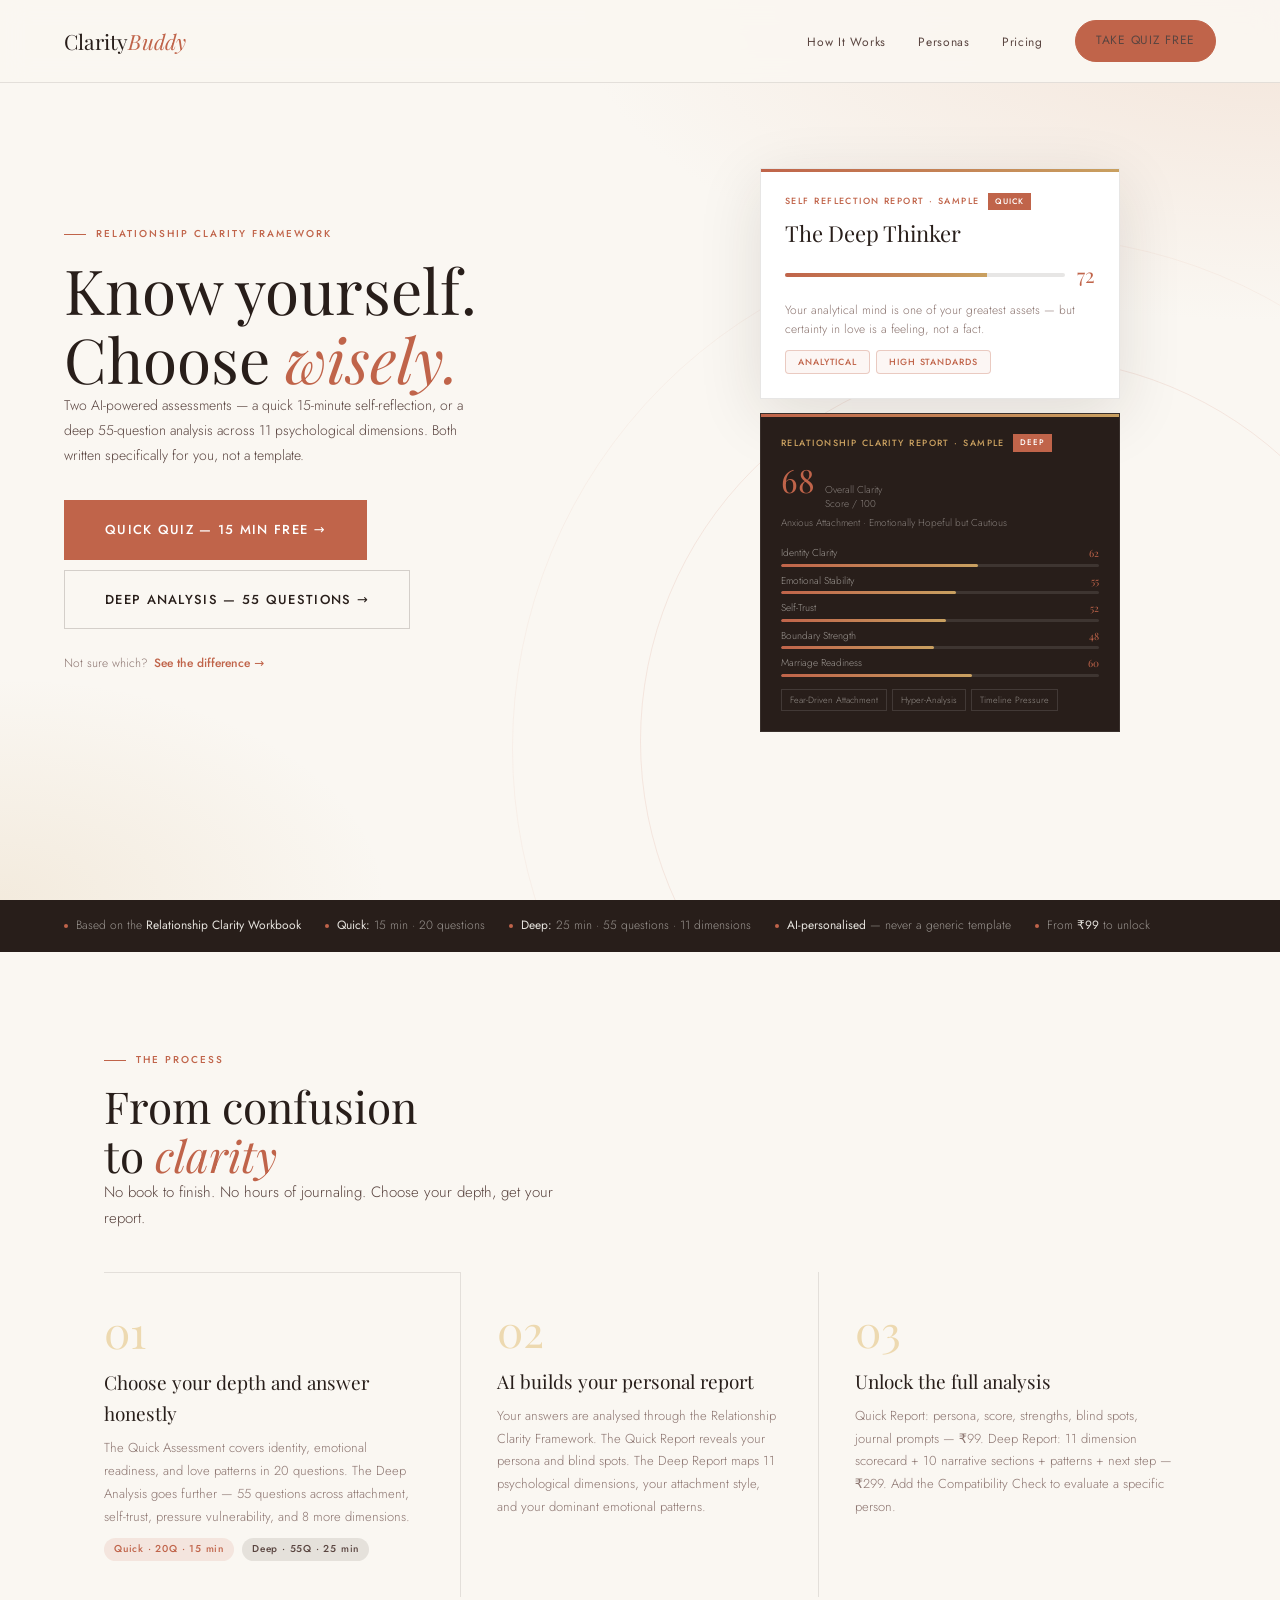
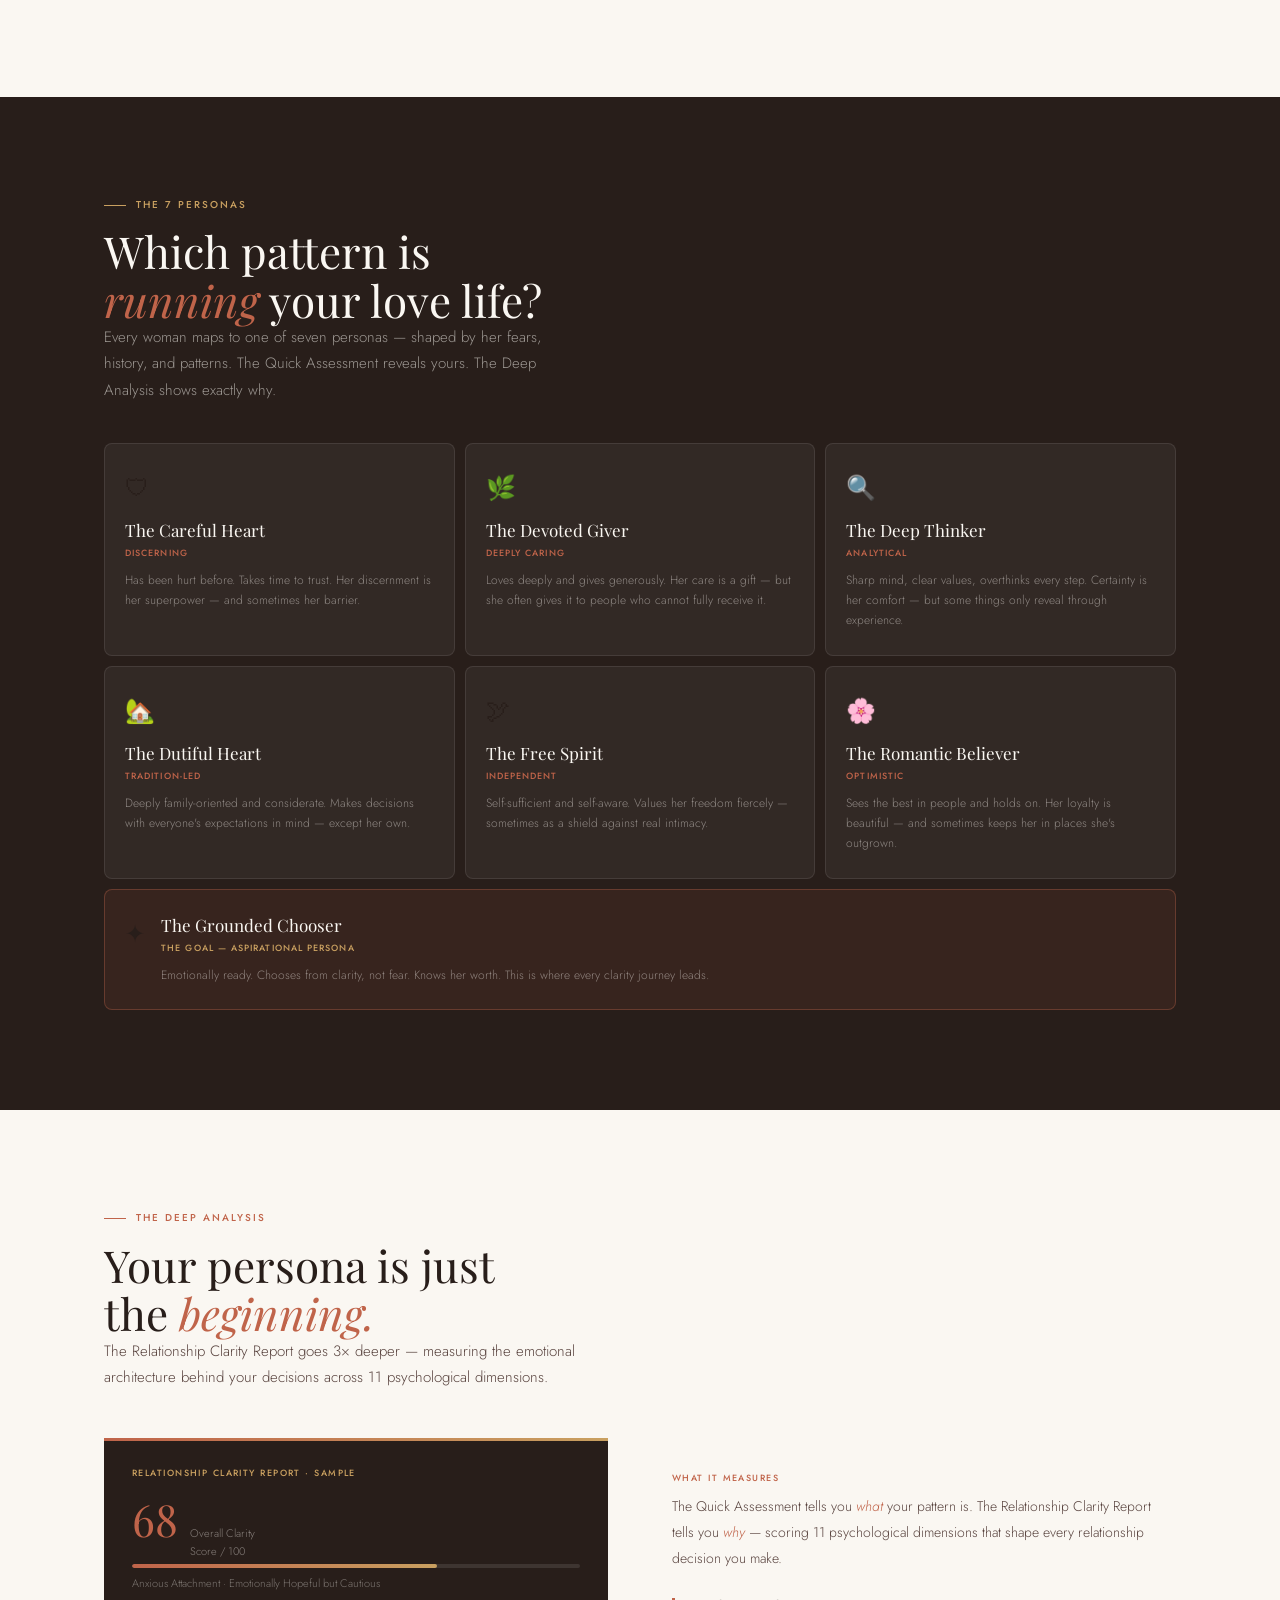
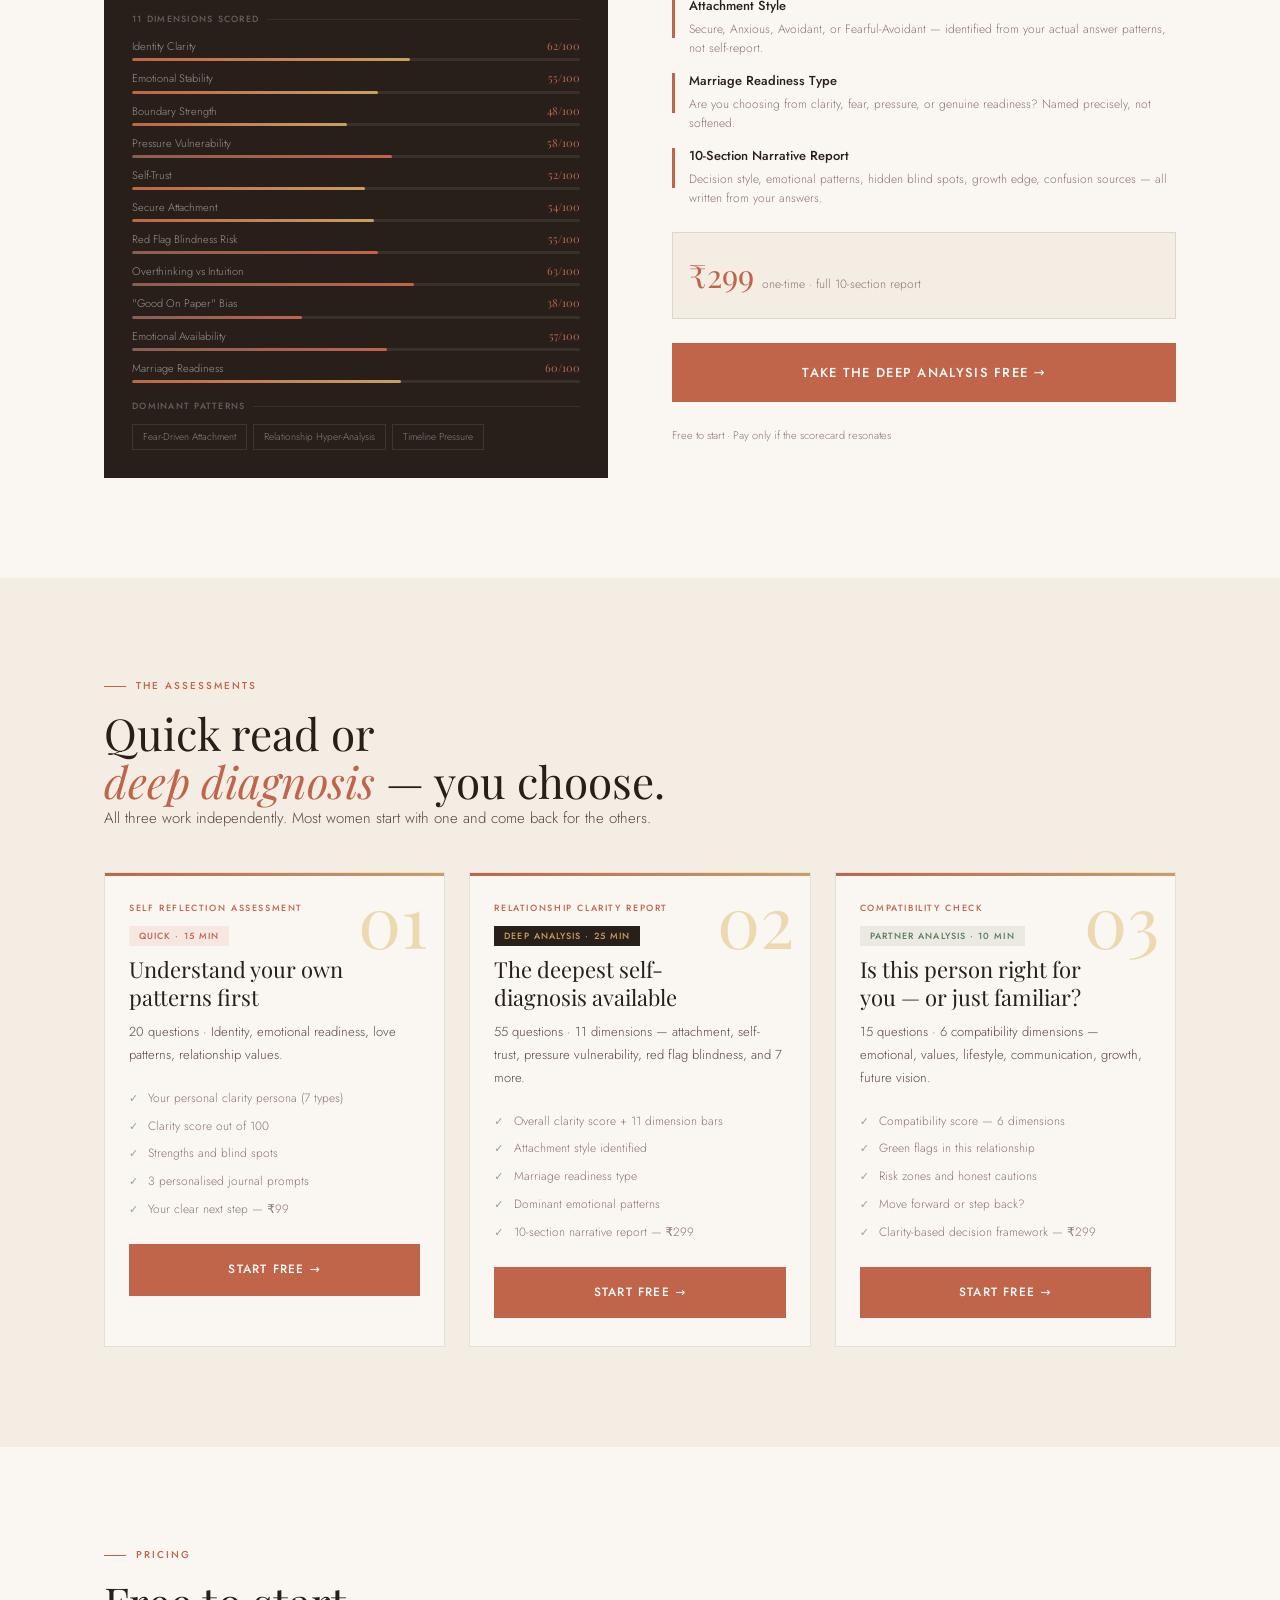
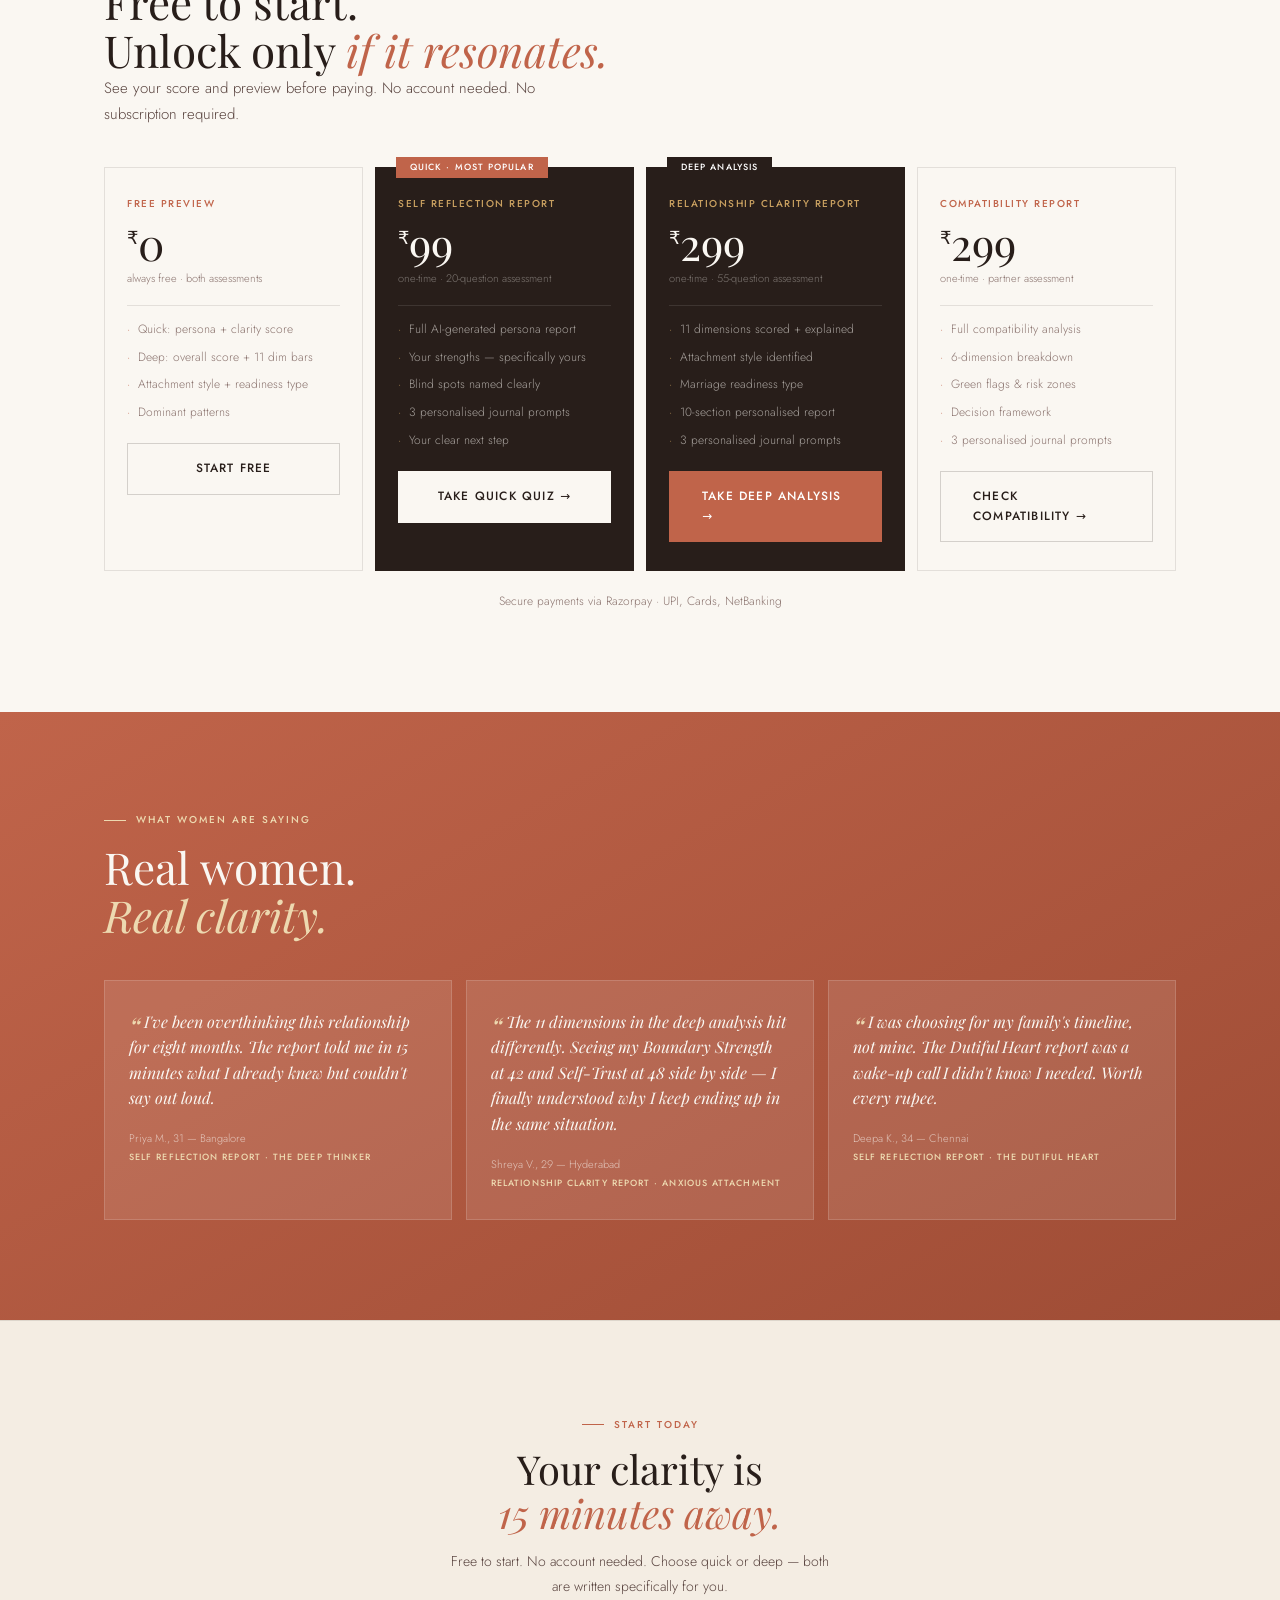
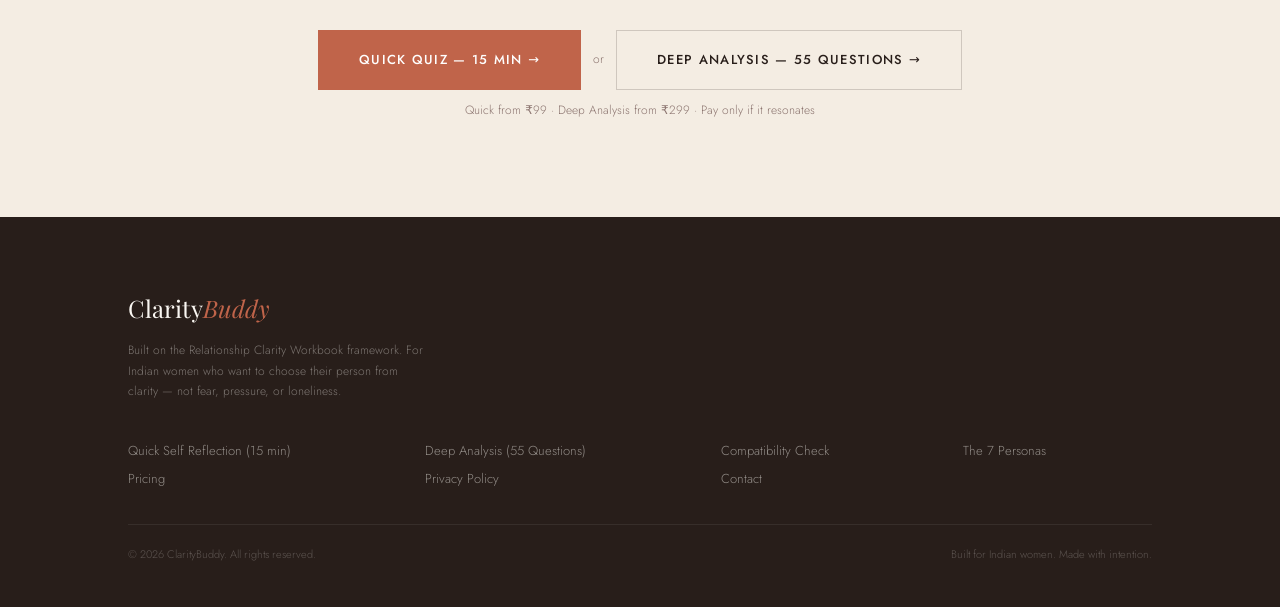
<file: frontend/index.html>
<!DOCTYPE html>
<html lang="en">
<head>
  <meta charset="UTF-8">
  <meta name="viewport" content="width=device-width, initial-scale=1.0">
  <title>ClarityBuddy — Know Yourself. Choose Wisely.</title>
  <meta name="description" content="India's only AI-powered relationship clarity assessment. Quick 15-min self-reflection or deep 55-question analysis — discover your patterns and choose from clarity.">
  <link rel="preconnect" href="https://fonts.googleapis.com">
  <link rel="preconnect" href="https://fonts.gstatic.com" crossorigin>
  <link href="https://fonts.googleapis.com/css2?family=Playfair+Display:ital,wght@0,400;0,500;1,400&family=Jost:wght@300;400;500&display=swap" rel="stylesheet">
  <link rel="stylesheet" href="css/main.css">
  <style>

    /* ── HERO ── */
    .hero {
      min-height: 100svh;
      padding: 96px 20px 56px;
      display: flex;
      flex-direction: column;
      justify-content: flex-end;
      position: relative;
      overflow: hidden;
      background:
        radial-gradient(ellipse 85% 55% at 100% 0%, rgba(237,212,196,0.55) 0%, transparent 65%),
        radial-gradient(ellipse 55% 45% at 0% 100%, rgba(201,160,96,0.14) 0%, transparent 55%),
        var(--cream);
    }
    @media(min-width:640px)  { .hero { padding: 100px 40px 64px; } }
    @media(min-width:1024px) {
      .hero {
        min-height: 100vh;
        display: grid;
        grid-template-columns: 1fr 1fr;
        align-items: center;
        padding: 80px 64px;
        gap: 48px;
      }
    }

    .hero__arc {
      position: absolute; bottom: -40%; right: -30%;
      width: 90vw; height: 90vw; border-radius: 50%;
      border: 1px solid rgba(192,100,74,0.12); pointer-events: none;
    }
    .hero__arc-2 {
      position: absolute; bottom: -55%; right: -45%;
      width: 120vw; height: 120vw; border-radius: 50%;
      border: 1px solid rgba(192,100,74,0.06); pointer-events: none;
    }
    @media(min-width:1024px) {
      .hero__arc   { width: 60vw; height: 60vw; bottom: -25%; right: -10%; }
      .hero__arc-2 { width: 80vw; height: 80vw; bottom: -40%; right: -20%; }
    }

    .hero__content { position: relative; z-index: 1; }
    .hero__sub {
      font-size: 14px; line-height: 1.8; color: var(--ink-mid);
      margin-bottom: 32px; max-width: 400px;
    }
    .hero__btns {
      display: flex; flex-direction: column; gap: 10px; margin-bottom: 24px;
    }
    @media(min-width:640px) { .hero__btns { flex-direction: row; flex-wrap: wrap; } }

    .hero__depth-link {
      font-size: 12px; color: var(--ink-soft); display: flex; align-items: center; gap: 6px;
    }
    .hero__depth-link a { color: var(--terra); text-decoration: none; font-weight: 500; }
    .hero__depth-link a:hover { text-decoration: underline; }

    /* Hero cards stack */
    .hero__cards {
      display: flex; flex-direction: column; gap: 14px;
      position: relative; z-index: 1;
    }
    @media(min-width:1024px) { .hero__cards { max-width: 360px; margin: auto; } }

    /* Sample result card — Quiz 1 */
    .result-card {
      background: #fff;
      border: 1px solid var(--border);
      padding: 24px;
      box-shadow: var(--shadow-lg);
      position: relative;
      animation: floatCard 6s ease-in-out infinite;
    }
    .result-card::before {
      content: '';
      position: absolute; top: 0; left: 0; right: 0; height: 3px;
      background: linear-gradient(90deg, var(--terra), var(--gold));
    }
    @keyframes floatCard {
      0%,100% { transform: translateY(0); }
      50%      { transform: translateY(-6px); }
    }
    .rc__label { font-size: 9px; font-weight: 500; letter-spacing: 0.16em; text-transform: uppercase; color: var(--terra); margin-bottom: 10px; display: flex; align-items: center; gap: 8px; }
    .rc__badge { background: var(--terra); color: #fff; font-size: 8px; padding: 2px 7px; letter-spacing: 0.12em; }
    .rc__name  { font-family: var(--font-serif); font-size: 22px; line-height: 1.2; margin-bottom: 12px; }
    .rc__score-row { display: flex; align-items: center; gap: 12px; margin-bottom: 10px; }
    .rc__bar   { flex: 1; height: 4px; background: var(--border); border-radius: 2px; overflow: hidden; }
    .rc__fill  { height: 100%; width: 72%; background: linear-gradient(90deg,var(--terra),var(--gold)); }
    .rc__num   { font-family: var(--font-serif); font-size: 20px; color: var(--terra); }
    .rc__desc  { font-size: 12px; line-height: 1.6; color: var(--ink-soft); }
    .rc__tags  { display: flex; gap: 6px; flex-wrap: wrap; margin-top: 10px; }

    /* Sample dimension card — Quiz 3 */
    .dim-card {
      background: var(--ink);
      border: 1px solid rgba(255,255,255,0.08);
      padding: 20px;
      position: relative;
      animation: floatCard 6s ease-in-out infinite;
      animation-delay: 1.5s;
    }
    .dim-card::before {
      content: '';
      position: absolute; top: 0; left: 0; right: 0; height: 3px;
      background: linear-gradient(90deg, var(--terra), var(--gold));
    }
    .dc__label { font-size: 9px; font-weight: 500; letter-spacing: 0.16em; text-transform: uppercase; color: var(--gold); margin-bottom: 12px; display: flex; align-items: center; gap: 8px; }
    .dc__badge { background: var(--terra); color: #fff; font-size: 8px; padding: 2px 7px; letter-spacing: 0.12em; }
    .dc__score-row { display: flex; align-items: baseline; gap: 10px; margin-bottom: 4px; }
    .dc__score-num { font-family: var(--font-serif); font-size: 32px; color: var(--terra); line-height: 1; }
    .dc__score-sub { font-size: 10px; color: rgba(250,247,242,0.45); line-height: 1.4; }
    .dc__meta { font-size: 10px; color: rgba(250,247,242,0.45); margin-bottom: 14px; }
    .dc__dims { display: flex; flex-direction: column; gap: 6px; }
    .dc__dim { }
    .dc__dim-header { display: flex; justify-content: space-between; margin-bottom: 2px; }
    .dc__dim-name  { font-size: 10px; color: rgba(250,247,242,0.55); }
    .dc__dim-score { font-size: 10px; color: var(--terra); font-family: var(--font-serif); }
    .dc__dim-bar   { height: 3px; background: rgba(255,255,255,0.1); border-radius: 2px; overflow: hidden; }
    .dc__dim-fill  { height: 100%; background: linear-gradient(90deg, var(--terra), var(--gold)); border-radius: 2px; }
    .dc__patterns  { margin-top: 12px; display: flex; flex-wrap: wrap; gap: 5px; }
    .dc__pattern   { font-size: 9px; color: rgba(250,247,242,0.5); border: 1px solid rgba(255,255,255,0.12); padding: 3px 8px; }

    /* ── TRUST STRIP ── */
    .trust-strip {
      background: var(--ink);
      padding: 18px 20px;
      display: flex;
      flex-direction: column;
      gap: 10px;
    }
    @media(min-width:640px) {
      .trust-strip { flex-direction: row; flex-wrap: wrap; gap: 6px 24px; padding: 16px 40px; align-items: center; }
    }
    @media(min-width:1024px) { .trust-strip { padding: 16px 64px; } }

    .trust-item { display: flex; align-items: center; gap: 8px; font-size: 12px; color: rgba(250,247,242,0.55); }
    .trust-item strong { color: rgba(250,247,242,0.9); font-weight: 400; }
    .trust-dot { width: 4px; height: 4px; border-radius: 50%; background: var(--terra); flex-shrink: 0; }

    /* ── HOW IT WORKS ── */
    .steps { display: flex; flex-direction: column; gap: 0; }
    @media(min-width:1024px) { .steps { display: grid; grid-template-columns: repeat(3,1fr); } }
    .step { display: flex; gap: 20px; padding: 28px 0; border-bottom: 1px solid var(--border); }
    .step:first-child { border-top: 1px solid var(--border); }
    @media(min-width:1024px) {
      .step { flex-direction: column; border-bottom: none; border-right: 1px solid var(--border); padding: 36px 36px 36px 0; gap: 0; }
      .step:last-child { border-right: none; padding-right: 0; padding-left: 36px; }
      .step:nth-child(2) { padding: 36px; }
    }
    .step__num { font-family: var(--font-serif); font-size: 36px; font-weight: 400; color: var(--gold-pale); flex-shrink: 0; line-height: 1; width: 44px; }
    @media(min-width:1024px) { .step__num { font-size: 44px; margin-bottom: 14px; width: auto; } }
    .step__title { font-family: var(--font-serif); font-size: 19px; margin-bottom: 8px; }
    .step__body  { font-size: 13px; line-height: 1.75; color: var(--ink-soft); }
    .step__depth-note { display: inline-flex; gap: 8px; margin-top: 10px; flex-wrap: wrap; }
    .depth-pill {
      font-size: 10px; font-weight: 500; letter-spacing: 0.08em; padding: 3px 10px;
      border-radius: 20px;
    }
    .depth-pill--quick { background: rgba(192,100,74,0.12); color: var(--terra); }
    .depth-pill--deep  { background: rgba(40,30,26,0.1);    color: var(--ink-mid); }

    /* ── PERSONAS ── */
    .arch-grid { display: grid; grid-template-columns: 1fr 1fr; gap: 10px; }
    @media(min-width:1024px) { .arch-grid { grid-template-columns: repeat(3,1fr); } }
    .arch-goal { grid-column: 1 / -1; display: flex; gap: 16px; align-items: flex-start; }

    /* ── DEEP ANALYSIS SHOWCASE ── */
    .deep-showcase {
      display: grid; grid-template-columns: 1fr; gap: 40px;
    }
    @media(min-width:1024px) {
      .deep-showcase { grid-template-columns: 1fr 1fr; align-items: center; gap: 64px; }
    }

    .showcase-preview {
      background: var(--ink);
      padding: 28px;
      position: relative;
    }
    .showcase-preview::before {
      content: '';
      position: absolute; top: 0; left: 0; right: 0; height: 3px;
      background: linear-gradient(90deg, var(--terra), var(--gold));
    }
    .sp__eyebrow { font-size: 9px; font-weight: 500; letter-spacing: 0.16em; text-transform: uppercase; color: var(--gold); margin-bottom: 16px; }
    .sp__score-row { display: flex; align-items: baseline; gap: 12px; margin-bottom: 4px; }
    .sp__score    { font-family: var(--font-serif); font-size: 44px; color: var(--terra); line-height: 1; }
    .sp__score-lbl { font-size: 11px; color: rgba(250,247,242,0.45); }
    .sp__bar { height: 4px; background: rgba(255,255,255,0.1); border-radius: 2px; margin-bottom: 6px; overflow: hidden; }
    .sp__bar-fill { height: 100%; background: linear-gradient(90deg, var(--terra), var(--gold)); border-radius: 2px; }
    .sp__meta { font-size: 11px; color: rgba(250,247,242,0.4); margin-bottom: 20px; }
    .sp__dim-label { font-size: 9px; font-weight: 500; letter-spacing: 0.14em; text-transform: uppercase; color: rgba(250,247,242,0.3); margin-bottom: 10px; display: flex; align-items: center; gap: 8px; }
    .sp__dim-label::after { content: ''; flex: 1; height: 1px; background: rgba(255,255,255,0.08); }
    .sp__dims { display: flex; flex-direction: column; gap: 8px; margin-bottom: 16px; }
    .sp__dim { }
    .sp__dim-header { display: flex; justify-content: space-between; margin-bottom: 3px; }
    .sp__dim-name  { font-size: 11px; color: rgba(250,247,242,0.55); }
    .sp__dim-val   { font-size: 11px; color: var(--terra); font-family: var(--font-serif); }
    .sp__dim-bar   { height: 3px; background: rgba(255,255,255,0.08); border-radius: 2px; overflow: hidden; }
    .sp__dim-fill  { height: 100%; border-radius: 2px; }
    .sp__dim-fill--strong { background: linear-gradient(90deg, var(--terra), var(--gold)); }
    .sp__dim-fill--risk   { background: linear-gradient(90deg, #8B5E52, #C0644A); }
    .sp__patterns { display: flex; flex-wrap: wrap; gap: 6px; }
    .sp__pattern  { font-size: 10px; color: rgba(250,247,242,0.45); border: 1px solid rgba(255,255,255,0.1); padding: 4px 10px; }

    /* ── QUIZZES ── */
    .quiz-grid { display: flex; flex-direction: column; gap: 16px; }
    @media(min-width:1024px) {
      .quiz-grid { display: grid; grid-template-columns: 1fr 1fr 1fr; gap: 24px; }
    }
    .qcard {
      background: var(--cream); border: 1px solid var(--border);
      padding: 28px 24px; position: relative; overflow: hidden;
      transition: box-shadow var(--transition), transform var(--transition);
    }
    .qcard:hover { box-shadow: var(--shadow-md); transform: translateY(-2px); }
    .qcard::before {
      content: ''; position: absolute; top: 0; left: 0; right: 0; height: 3px;
      background: linear-gradient(90deg, var(--terra), var(--gold));
    }
    .qcard__num {
      font-family: var(--font-serif); font-size: 72px; font-weight: 400; line-height: 1;
      color: var(--gold-pale); position: absolute; right: 16px; top: 10px; pointer-events: none;
    }
    @media(max-width:639px) { .qcard__num { font-size: 44px; top: 14px; } .qcard__title { max-width: 200px; } }
    .qcard__label { font-size: 9px; font-weight: 500; letter-spacing: 0.18em; text-transform: uppercase; color: var(--terra); margin-bottom: 6px; }
    .qcard__depth {
      display: inline-block; font-size: 9px; font-weight: 500; letter-spacing: 0.12em;
      text-transform: uppercase; padding: 3px 10px; margin-bottom: 10px;
    }
    .qcard__depth--quick { background: rgba(192,100,74,0.1); color: var(--terra); }
    .qcard__depth--deep  { background: var(--ink); color: var(--gold); }
    .qcard__depth--partner { background: rgba(143,164,143,0.15); color: #5a7a5a; }
    .qcard__title { font-family: var(--font-serif); font-size: 22px; line-height: 1.25; margin-bottom: 10px; max-width: 260px; }
    .qcard__desc  { font-size: 13px; line-height: 1.75; color: var(--ink-mid); margin-bottom: 22px; }
    .qcard__outs  { display: flex; flex-direction: column; gap: 8px; margin-bottom: 24px; }
    .qcard__out   { display: flex; gap: 10px; font-size: 12px; color: var(--ink-soft); }
    .qcard__out::before { content: '✓'; color: var(--sage); flex-shrink: 0; font-size: 11px; }

    /* ── PRICING ── */
    .pricing-grid { display: flex; flex-direction: column; gap: 12px; }
    @media(min-width:1024px) { .pricing-grid { display: grid; grid-template-columns: repeat(4,1fr); gap: 12px; } }

    /* ── TESTIMONIALS ── */
    .testi-grid { display: flex; flex-direction: column; gap: 14px; }
    @media(min-width:1024px) { .testi-grid { display: grid; grid-template-columns: repeat(3,1fr); } }

    /* ── CTA BAND ── */
    .cta-band {
      background: var(--warm); border-top: 1px solid var(--border);
      padding: 64px 20px; text-align: center;
    }
    @media(min-width:640px)  { .cta-band { padding: 80px 40px; } }
    @media(min-width:1024px) { .cta-band { padding: 96px 64px; } }
    .cta-band .section-h2 { font-size: clamp(28px,7vw,40px); margin-bottom: 14px; }
    .cta-band__sub { font-size: 14px; color: var(--ink-mid); line-height: 1.75; margin-bottom: 32px; max-width: 380px; margin-left: auto; margin-right: auto; }
    .cta-band__note { font-size: 12px; color: var(--ink-soft); margin-top: 10px; }
    .cta-band__btns { display: flex; flex-direction: column; gap: 12px; align-items: center; }
    @media(min-width:640px) { .cta-band__btns { flex-direction: row; justify-content: center; } }
    .cta-band__divider { font-size: 12px; color: var(--ink-soft); }

  </style>
  <!-- Meta Pixel -->
  <script>!function(f,b,e,v,n,t,s){if(f.fbq)return;n=f.fbq=function(){n.callMethod?n.callMethod.apply(n,arguments):n.queue.push(arguments)};if(!f._fbq)f._fbq=n;n.push=n;n.loaded=!0;n.version='2.0';n.queue=[];t=b.createElement(e);t.async=!0;t.src=v;s=b.getElementsByTagName(e)[0];s.parentNode.insertBefore(t,s)}(window,document,'script','https://connect.facebook.net/en_US/fbevents.js');fbq('init','1385494536500472');fbq('track','PageView');</script>
  <noscript><img height="1" width="1" style="display:none" src="https://www.facebook.com/tr?id=1385494536500472&ev=PageView&noscript=1"/></noscript>
</head>
<body>

<!-- ── NAV ── -->
<nav class="nav" id="main-nav">
  <a href="index.html" class="nav__logo">Clarity<em>Buddy</em></a>
  <ul class="nav__links">
    <li><a href="#how-it-works">How It Works</a></li>
    <li><a href="#personas">Personas</a></li>
    <li><a href="#pricing">Pricing</a></li>
    <li><a href="quiz.html" class="btn btn--primary btn--sm btn--pill">Take Quiz Free</a></li>
  </ul>
  <a href="quiz.html" class="btn btn--primary btn--sm btn--pill" style="display:flex;" id="nav-cta-mobile">Take Quiz Free</a>
</nav>

<!-- ── HERO ── -->
<section class="hero">
  <div class="hero__arc"></div>
  <div class="hero__arc-2"></div>

  <div class="hero__content animate-fadeup">
    <div class="eyebrow">Relationship Clarity Framework</div>
    <h1>Know yourself.<br>Choose <em>wisely.</em></h1>
    <p class="hero__sub">Two AI-powered assessments — a quick 15-minute self-reflection, or a deep 55-question analysis across 11 psychological dimensions. Both written specifically for you, not a template.</p>
    <div class="hero__btns">
      <a href="quiz.html" class="btn btn--primary btn--lg">Quick Quiz — 15 min Free →</a>
      <a href="quiz3.html" class="btn btn--outline btn--lg">Deep Analysis — 55 Questions →</a>
    </div>
    <p class="hero__depth-link">
      Not sure which? <a href="#choose-depth">See the difference →</a>
    </p>
  </div>

  <!-- Sample cards: Quick + Deep side by side -->
  <div class="hero__cards animate-fadeup delay-3">

    <!-- Quiz 1 quick result -->
    <div class="result-card">
      <div class="rc__label">Self Reflection Report · Sample <span class="rc__badge">QUICK</span></div>
      <div class="rc__name">The Deep Thinker</div>
      <div class="rc__score-row">
        <div class="rc__bar"><div class="rc__fill"></div></div>
        <div class="rc__num">72</div>
      </div>
      <p class="rc__desc">Your analytical mind is one of your greatest assets — but certainty in love is a feeling, not a fact.</p>
      <div class="rc__tags">
        <span class="tag tag--terra">Analytical</span>
        <span class="tag tag--terra">High Standards</span>
      </div>
    </div>

    <!-- Quiz 3 dimension preview -->
    <div class="dim-card">
      <div class="dc__label">Relationship Clarity Report · Sample <span class="dc__badge">DEEP</span></div>
      <div class="dc__score-row">
        <div class="dc__score-num">68</div>
        <div class="dc__score-sub">Overall Clarity<br>Score / 100</div>
      </div>
      <div class="dc__meta">Anxious Attachment · Emotionally Hopeful but Cautious</div>
      <div class="dc__dims">
        <div class="dc__dim"><div class="dc__dim-header"><span class="dc__dim-name">Identity Clarity</span><span class="dc__dim-score">62</span></div><div class="dc__dim-bar"><div class="dc__dim-fill" style="width:62%"></div></div></div>
        <div class="dc__dim"><div class="dc__dim-header"><span class="dc__dim-name">Emotional Stability</span><span class="dc__dim-score">55</span></div><div class="dc__dim-bar"><div class="dc__dim-fill" style="width:55%"></div></div></div>
        <div class="dc__dim"><div class="dc__dim-header"><span class="dc__dim-name">Self-Trust</span><span class="dc__dim-score">52</span></div><div class="dc__dim-bar"><div class="dc__dim-fill" style="width:52%"></div></div></div>
        <div class="dc__dim"><div class="dc__dim-header"><span class="dc__dim-name">Boundary Strength</span><span class="dc__dim-score">48</span></div><div class="dc__dim-bar"><div class="dc__dim-fill" style="width:48%"></div></div></div>
        <div class="dc__dim"><div class="dc__dim-header"><span class="dc__dim-name">Marriage Readiness</span><span class="dc__dim-score">60</span></div><div class="dc__dim-bar"><div class="dc__dim-fill" style="width:60%"></div></div></div>
      </div>
      <div class="dc__patterns">
        <div class="dc__pattern">Fear-Driven Attachment</div>
        <div class="dc__pattern">Hyper-Analysis</div>
        <div class="dc__pattern">Timeline Pressure</div>
      </div>
    </div>

  </div>
</section>

<!-- ── TRUST STRIP ── -->
<div class="trust-strip">
  <div class="trust-item"><div class="trust-dot"></div><span>Based on the <strong>Relationship Clarity Workbook</strong></span></div>
  <div class="trust-item"><div class="trust-dot"></div><span><strong>Quick:</strong> 15 min · 20 questions</span></div>
  <div class="trust-item"><div class="trust-dot"></div><span><strong>Deep:</strong> 25 min · 55 questions · 11 dimensions</span></div>
  <div class="trust-item"><div class="trust-dot"></div><span><strong>AI-personalised</strong> — never a generic template</span></div>
  <div class="trust-item"><div class="trust-dot"></div><span>From <strong>₹99</strong> to unlock</span></div>
</div>

<!-- ── HOW IT WORKS ── -->
<section class="section bg-cream" id="how-it-works">
  <div class="container">
    <div class="eyebrow">The Process</div>
    <h2>From confusion<br>to <em>clarity</em></h2>
    <p style="margin-bottom:40px;max-width:460px;">No book to finish. No hours of journaling. Choose your depth, get your report.</p>
    <div class="steps">
      <div class="step">
        <div class="step__num">01</div>
        <div>
          <div class="step__title">Choose your depth and answer honestly</div>
          <p class="step__body">The Quick Assessment covers identity, emotional readiness, and love patterns in 20 questions. The Deep Analysis goes further — 55 questions across attachment, self-trust, pressure vulnerability, and 8 more dimensions.</p>
          <div class="step__depth-note">
            <span class="depth-pill depth-pill--quick">Quick · 20Q · 15 min</span>
            <span class="depth-pill depth-pill--deep">Deep · 55Q · 25 min</span>
          </div>
        </div>
      </div>
      <div class="step">
        <div class="step__num">02</div>
        <div>
          <div class="step__title">AI builds your personal report</div>
          <p class="step__body">Your answers are analysed through the Relationship Clarity Framework. The Quick Report reveals your persona and blind spots. The Deep Report maps 11 psychological dimensions, your attachment style, and your dominant emotional patterns.</p>
        </div>
      </div>
      <div class="step">
        <div class="step__num">03</div>
        <div>
          <div class="step__title">Unlock the full analysis</div>
          <p class="step__body">Quick Report: persona, score, strengths, blind spots, journal prompts — ₹99. Deep Report: 11 dimension scorecard + 10 narrative sections + patterns + next step — ₹299. Add the Compatibility Check to evaluate a specific person.</p>
        </div>
      </div>
    </div>
  </div>
</section>

<!-- ── PERSONAS ── -->
<section class="section bg-ink" id="personas">
  <div class="container">
    <div class="eyebrow eyebrow--gold">The 7 Personas</div>
    <h2 style="color:var(--cream);">Which pattern is<br><em>running</em> your love life?</h2>
    <p style="color:rgba(250,247,242,0.55);margin-bottom:40px;max-width:460px;">Every woman maps to one of seven personas — shaped by her fears, history, and patterns. The Quick Assessment reveals yours. The Deep Analysis shows exactly why.</p>
    <div class="arch-grid">
      <div class="arch-card">
        <div class="arch-card__icon">🛡</div>
        <div class="arch-card__name">The Careful Heart</div>
        <span class="arch-card__badge">Discerning</span>
        <p class="arch-card__desc">Has been hurt before. Takes time to trust. Her discernment is her superpower — and sometimes her barrier.</p>
      </div>
      <div class="arch-card">
        <div class="arch-card__icon">🌿</div>
        <div class="arch-card__name">The Devoted Giver</div>
        <span class="arch-card__badge">Deeply Caring</span>
        <p class="arch-card__desc">Loves deeply and gives generously. Her care is a gift — but she often gives it to people who cannot fully receive it.</p>
      </div>
      <div class="arch-card">
        <div class="arch-card__icon">🔍</div>
        <div class="arch-card__name">The Deep Thinker</div>
        <span class="arch-card__badge">Analytical</span>
        <p class="arch-card__desc">Sharp mind, clear values, overthinks every step. Certainty is her comfort — but some things only reveal through experience.</p>
      </div>
      <div class="arch-card">
        <div class="arch-card__icon">🏡</div>
        <div class="arch-card__name">The Dutiful Heart</div>
        <span class="arch-card__badge">Tradition-Led</span>
        <p class="arch-card__desc">Deeply family-oriented and considerate. Makes decisions with everyone's expectations in mind — except her own.</p>
      </div>
      <div class="arch-card">
        <div class="arch-card__icon">🕊</div>
        <div class="arch-card__name">The Free Spirit</div>
        <span class="arch-card__badge">Independent</span>
        <p class="arch-card__desc">Self-sufficient and self-aware. Values her freedom fiercely — sometimes as a shield against real intimacy.</p>
      </div>
      <div class="arch-card">
        <div class="arch-card__icon">🌸</div>
        <div class="arch-card__name">The Romantic Believer</div>
        <span class="arch-card__badge">Optimistic</span>
        <p class="arch-card__desc">Sees the best in people and holds on. Her loyalty is beautiful — and sometimes keeps her in places she's outgrown.</p>
      </div>
      <div class="arch-card arch-card--goal arch-goal">
        <div class="arch-card__icon" style="flex-shrink:0;">✦</div>
        <div>
          <div class="arch-card__name">The Grounded Chooser</div>
          <span class="arch-card__badge" style="color:var(--gold);">The Goal — Aspirational Persona</span>
          <p class="arch-card__desc">Emotionally ready. Chooses from clarity, not fear. Knows her worth. This is where every clarity journey leads.</p>
        </div>
      </div>
    </div>
  </div>
</section>

<!-- ── DEEP ANALYSIS SHOWCASE ── -->
<section class="section bg-cream" id="choose-depth">
  <div class="container">
    <div class="eyebrow">The Deep Analysis</div>
    <h2>Your persona is just<br>the <em>beginning.</em></h2>
    <p style="margin-bottom:48px;max-width:480px;">The Relationship Clarity Report goes 3× deeper — measuring the emotional architecture behind your decisions across 11 psychological dimensions.</p>
    <div class="deep-showcase">

      <!-- Left: dimension preview mock -->
      <div class="showcase-preview">
        <div class="sp__eyebrow">Relationship Clarity Report · Sample</div>
        <div class="sp__score-row">
          <div class="sp__score">68</div>
          <div class="sp__score-lbl">Overall Clarity<br>Score / 100</div>
        </div>
        <div class="sp__bar" style="margin-bottom:6px;">
          <div class="sp__bar-fill" style="width:68%"></div>
        </div>
        <div class="sp__meta">Anxious Attachment · Emotionally Hopeful but Cautious</div>

        <div class="sp__dim-label">11 Dimensions Scored</div>
        <div class="sp__dims">
          <div class="sp__dim"><div class="sp__dim-header"><span class="sp__dim-name">Identity Clarity</span><span class="sp__dim-val">62/100</span></div><div class="sp__dim-bar"><div class="sp__dim-fill sp__dim-fill--strong" style="width:62%"></div></div></div>
          <div class="sp__dim"><div class="sp__dim-header"><span class="sp__dim-name">Emotional Stability</span><span class="sp__dim-val">55/100</span></div><div class="sp__dim-bar"><div class="sp__dim-fill sp__dim-fill--strong" style="width:55%"></div></div></div>
          <div class="sp__dim"><div class="sp__dim-header"><span class="sp__dim-name">Boundary Strength</span><span class="sp__dim-val">48/100</span></div><div class="sp__dim-bar"><div class="sp__dim-fill sp__dim-fill--strong" style="width:48%"></div></div></div>
          <div class="sp__dim"><div class="sp__dim-header"><span class="sp__dim-name">Pressure Vulnerability</span><span class="sp__dim-val">58/100</span></div><div class="sp__dim-bar"><div class="sp__dim-fill sp__dim-fill--risk" style="width:58%"></div></div></div>
          <div class="sp__dim"><div class="sp__dim-header"><span class="sp__dim-name">Self-Trust</span><span class="sp__dim-val">52/100</span></div><div class="sp__dim-bar"><div class="sp__dim-fill sp__dim-fill--strong" style="width:52%"></div></div></div>
          <div class="sp__dim"><div class="sp__dim-header"><span class="sp__dim-name">Secure Attachment</span><span class="sp__dim-val">54/100</span></div><div class="sp__dim-bar"><div class="sp__dim-fill sp__dim-fill--strong" style="width:54%"></div></div></div>
          <div class="sp__dim"><div class="sp__dim-header"><span class="sp__dim-name">Red Flag Blindness Risk</span><span class="sp__dim-val">55/100</span></div><div class="sp__dim-bar"><div class="sp__dim-fill sp__dim-fill--risk" style="width:55%"></div></div></div>
          <div class="sp__dim"><div class="sp__dim-header"><span class="sp__dim-name">Overthinking vs Intuition</span><span class="sp__dim-val">63/100</span></div><div class="sp__dim-bar"><div class="sp__dim-fill sp__dim-fill--risk" style="width:63%"></div></div></div>
          <div class="sp__dim"><div class="sp__dim-header"><span class="sp__dim-name">"Good On Paper" Bias</span><span class="sp__dim-val">38/100</span></div><div class="sp__dim-bar"><div class="sp__dim-fill sp__dim-fill--risk" style="width:38%"></div></div></div>
          <div class="sp__dim"><div class="sp__dim-header"><span class="sp__dim-name">Emotional Availability</span><span class="sp__dim-val">57/100</span></div><div class="sp__dim-bar"><div class="sp__dim-fill sp__dim-fill--risk" style="width:57%"></div></div></div>
          <div class="sp__dim"><div class="sp__dim-header"><span class="sp__dim-name">Marriage Readiness</span><span class="sp__dim-val">60/100</span></div><div class="sp__dim-bar"><div class="sp__dim-fill sp__dim-fill--strong" style="width:60%"></div></div></div>
        </div>

        <div class="sp__dim-label" style="margin-top:16px;">Dominant Patterns</div>
        <div class="sp__patterns">
          <div class="sp__pattern">Fear-Driven Attachment</div>
          <div class="sp__pattern">Relationship Hyper-Analysis</div>
          <div class="sp__pattern">Timeline Pressure</div>
        </div>
      </div>

      <!-- Right: description -->
      <div>
        <div style="display:flex;flex-direction:column;gap:24px;">
          <div>
            <div style="font-size:9px;font-weight:500;letter-spacing:0.16em;text-transform:uppercase;color:var(--terra);margin-bottom:8px;">What it measures</div>
            <p style="font-size:14px;line-height:1.85;color:var(--ink-mid);">The Quick Assessment tells you <em>what</em> your pattern is. The Relationship Clarity Report tells you <em>why</em> — scoring 11 psychological dimensions that shape every relationship decision you make.</p>
          </div>
          <div style="display:flex;flex-direction:column;gap:12px;">
            <div style="display:flex;gap:14px;align-items:flex-start;">
              <div style="width:3px;height:40px;background:var(--terra);flex-shrink:0;margin-top:3px;"></div>
              <div>
                <div style="font-size:13px;font-weight:500;color:var(--ink);margin-bottom:3px;">Attachment Style</div>
                <div style="font-size:12px;color:var(--ink-soft);line-height:1.6;">Secure, Anxious, Avoidant, or Fearful-Avoidant — identified from your actual answer patterns, not self-report.</div>
              </div>
            </div>
            <div style="display:flex;gap:14px;align-items:flex-start;">
              <div style="width:3px;height:40px;background:var(--terra);flex-shrink:0;margin-top:3px;"></div>
              <div>
                <div style="font-size:13px;font-weight:500;color:var(--ink);margin-bottom:3px;">Marriage Readiness Type</div>
                <div style="font-size:12px;color:var(--ink-soft);line-height:1.6;">Are you choosing from clarity, fear, pressure, or genuine readiness? Named precisely, not softened.</div>
              </div>
            </div>
            <div style="display:flex;gap:14px;align-items:flex-start;">
              <div style="width:3px;height:40px;background:var(--terra);flex-shrink:0;margin-top:3px;"></div>
              <div>
                <div style="font-size:13px;font-weight:500;color:var(--ink);margin-bottom:3px;">10-Section Narrative Report</div>
                <div style="font-size:12px;color:var(--ink-soft);line-height:1.6;">Decision style, emotional patterns, hidden blind spots, growth edge, confusion sources — all written from your answers.</div>
              </div>
            </div>
          </div>
          <div style="display:flex;align-items:baseline;gap:8px;padding:16px;background:var(--warm);border:1px solid var(--border);">
            <span style="font-family:var(--font-serif);font-size:32px;color:var(--terra);">₹299</span>
            <span style="font-size:12px;color:var(--ink-soft);">one-time · full 10-section report</span>
          </div>
          <a href="quiz3.html" class="btn btn--primary btn--lg" style="text-align:center;">Take the Deep Analysis Free →</a>
          <p style="font-size:11px;color:var(--ink-soft);">Free to start · Pay only if the scorecard resonates</p>
        </div>
      </div>

    </div>
  </div>
</section>

<!-- ── THE THREE ASSESSMENTS ── -->
<section class="section bg-warm">
  <div class="container">
    <div class="eyebrow">The Assessments</div>
    <h2>Quick read or<br><em>deep diagnosis</em> — you choose.</h2>
    <p style="margin-bottom:40px;">All three work independently. Most women start with one and come back for the others.</p>
    <div class="quiz-grid">
      <div class="qcard">
        <div class="qcard__num">01</div>
        <div class="qcard__label">Self Reflection Assessment</div>
        <div class="qcard__depth qcard__depth--quick">Quick · 15 min</div>
        <h3 class="qcard__title">Understand your own patterns first</h3>
        <p class="qcard__desc">20 questions · Identity, emotional readiness, love patterns, relationship values.</p>
        <div class="qcard__outs">
          <div class="qcard__out">Your personal clarity persona (7 types)</div>
          <div class="qcard__out">Clarity score out of 100</div>
          <div class="qcard__out">Strengths and blind spots</div>
          <div class="qcard__out">3 personalised journal prompts</div>
          <div class="qcard__out">Your clear next step — ₹99</div>
        </div>
        <a href="quiz.html" class="btn btn--primary btn--full">Start Free →</a>
      </div>
      <div class="qcard">
        <div class="qcard__num">02</div>
        <div class="qcard__label">Relationship Clarity Report</div>
        <div class="qcard__depth qcard__depth--deep">Deep Analysis · 25 min</div>
        <h3 class="qcard__title">The deepest self-diagnosis available</h3>
        <p class="qcard__desc">55 questions · 11 dimensions — attachment, self-trust, pressure vulnerability, red flag blindness, and 7 more.</p>
        <div class="qcard__outs">
          <div class="qcard__out">Overall clarity score + 11 dimension bars</div>
          <div class="qcard__out">Attachment style identified</div>
          <div class="qcard__out">Marriage readiness type</div>
          <div class="qcard__out">Dominant emotional patterns</div>
          <div class="qcard__out">10-section narrative report — ₹299</div>
        </div>
        <a href="quiz3.html" class="btn btn--primary btn--full">Start Free →</a>
      </div>
      <div class="qcard">
        <div class="qcard__num">03</div>
        <div class="qcard__label">Compatibility Check</div>
        <div class="qcard__depth qcard__depth--partner">Partner Analysis · 10 min</div>
        <h3 class="qcard__title">Is this person right for you — or just familiar?</h3>
        <p class="qcard__desc">15 questions · 6 compatibility dimensions — emotional, values, lifestyle, communication, growth, future vision.</p>
        <div class="qcard__outs">
          <div class="qcard__out">Compatibility score — 6 dimensions</div>
          <div class="qcard__out">Green flags in this relationship</div>
          <div class="qcard__out">Risk zones and honest cautions</div>
          <div class="qcard__out">Move forward or step back?</div>
          <div class="qcard__out">Clarity-based decision framework — ₹299</div>
        </div>
        <a href="compatibility.html" class="btn btn--primary btn--full">Start Free →</a>
      </div>
    </div>
  </div>
</section>

<!-- ── PRICING ── -->
<section class="section bg-cream" id="pricing">
  <div class="container">
    <div class="eyebrow">Pricing</div>
    <h2>Free to start.<br>Unlock only <em>if it resonates.</em></h2>
    <p style="margin-bottom:40px;max-width:440px;">See your score and preview before paying. No account needed. No subscription required.</p>
    <div class="pricing-grid">
      <div class="price-card">
        <div class="price-card__tier">Free Preview</div>
        <div class="price-card__amount"><sup>₹</sup>0</div>
        <div class="price-card__period">always free · both assessments</div>
        <div class="price-card__features">
          <div class="price-card__feature">Quick: persona + clarity score</div>
          <div class="price-card__feature">Deep: overall score + 11 dim bars</div>
          <div class="price-card__feature">Attachment style + readiness type</div>
          <div class="price-card__feature">Dominant patterns</div>
        </div>
        <a href="quiz.html" class="btn btn--outline btn--full">Start Free</a>
      </div>
      <div class="price-card price-card--featured">
        <div class="price-card__badge">Quick · Most Popular</div>
        <div class="price-card__tier">Self Reflection Report</div>
        <div class="price-card__amount"><sup>₹</sup>99</div>
        <div class="price-card__period">one-time · 20-question assessment</div>
        <div class="price-card__features">
          <div class="price-card__feature">Full AI-generated persona report</div>
          <div class="price-card__feature">Your strengths — specifically yours</div>
          <div class="price-card__feature">Blind spots named clearly</div>
          <div class="price-card__feature">3 personalised journal prompts</div>
          <div class="price-card__feature">Your clear next step</div>
        </div>
        <a href="quiz.html" class="btn btn--cream btn--full">Take Quick Quiz →</a>
      </div>
      <div class="price-card price-card--featured" style="border-color:var(--ink);">
        <div class="price-card__badge" style="background:var(--ink);">Deep Analysis</div>
        <div class="price-card__tier">Relationship Clarity Report</div>
        <div class="price-card__amount"><sup>₹</sup>299</div>
        <div class="price-card__period">one-time · 55-question assessment</div>
        <div class="price-card__features">
          <div class="price-card__feature">11 dimensions scored + explained</div>
          <div class="price-card__feature">Attachment style identified</div>
          <div class="price-card__feature">Marriage readiness type</div>
          <div class="price-card__feature">10-section personalised report</div>
          <div class="price-card__feature">3 personalised journal prompts</div>
        </div>
        <a href="quiz3.html" class="btn btn--primary btn--full">Take Deep Analysis →</a>
      </div>
      <div class="price-card">
        <div class="price-card__tier">Compatibility Report</div>
        <div class="price-card__amount"><sup>₹</sup>299</div>
        <div class="price-card__period">one-time · partner assessment</div>
        <div class="price-card__features">
          <div class="price-card__feature">Full compatibility analysis</div>
          <div class="price-card__feature">6-dimension breakdown</div>
          <div class="price-card__feature">Green flags & risk zones</div>
          <div class="price-card__feature">Decision framework</div>
          <div class="price-card__feature">3 personalised journal prompts</div>
        </div>
        <a href="compatibility.html" class="btn btn--outline btn--full">Check Compatibility →</a>
      </div>
    </div>
    <p style="font-size:12px;color:var(--ink-soft);margin-top:20px;text-align:center;">
      Secure payments via Razorpay · UPI, Cards, NetBanking
    </p>
  </div>
</section>

<!-- ── TESTIMONIALS ── -->
<section class="section bg-terra">
  <div class="container">
    <div class="eyebrow eyebrow--light">What Women Are Saying</div>
    <h2 style="color:var(--cream);margin-bottom:40px;">Real women.<br><em style="color:var(--gold-pale)">Real clarity.</em></h2>
    <div class="testi-grid">
      <div class="testi-card">
        <p class="testi-card__quote">I've been overthinking this relationship for eight months. The report told me in 15 minutes what I already knew but couldn't say out loud.</p>
        <div class="testi-card__author">Priya M., 31 — Bangalore</div>
        <div class="testi-card__archetype">Self Reflection Report · The Deep Thinker</div>
      </div>
      <div class="testi-card">
        <p class="testi-card__quote">The 11 dimensions in the deep analysis hit differently. Seeing my Boundary Strength at 42 and Self-Trust at 48 side by side — I finally understood why I keep ending up in the same situation.</p>
        <div class="testi-card__author">Shreya V., 29 — Hyderabad</div>
        <div class="testi-card__archetype">Relationship Clarity Report · Anxious Attachment</div>
      </div>
      <div class="testi-card">
        <p class="testi-card__quote">I was choosing for my family's timeline, not mine. The Dutiful Heart report was a wake-up call I didn't know I needed. Worth every rupee.</p>
        <div class="testi-card__author">Deepa K., 34 — Chennai</div>
        <div class="testi-card__archetype">Self Reflection Report · The Dutiful Heart</div>
      </div>
    </div>
  </div>
</section>

<!-- ── BOTTOM CTA ── -->
<section class="cta-band">
  <div class="eyebrow" style="justify-content:center;">Start Today</div>
  <h2 class="section-h2">Your clarity is<br><em>15 minutes away.</em></h2>
  <p class="cta-band__sub">Free to start. No account needed. Choose quick or deep — both are written specifically for you.</p>
  <div class="cta-band__btns">
    <a href="quiz.html" class="btn btn--primary btn--lg">Quick Quiz — 15 min →</a>
    <span class="cta-band__divider">or</span>
    <a href="quiz3.html" class="btn btn--outline btn--lg">Deep Analysis — 55 Questions →</a>
  </div>
  <p class="cta-band__note">Quick from ₹99 · Deep Analysis from ₹299 · Pay only if it resonates</p>
</section>

<!-- ── FOOTER ── -->
<footer class="footer">
  <div class="container">
    <a href="index.html" class="footer__logo">Clarity<em>Buddy</em></a>
    <p class="footer__tagline">Built on the Relationship Clarity Workbook framework. For Indian women who want to choose their person from clarity — not fear, pressure, or loneliness.</p>
    <div class="footer__links">
      <a href="quiz.html">Quick Self Reflection (15 min)</a>
      <a href="quiz3.html">Deep Analysis (55 Questions)</a>
      <a href="compatibility.html">Compatibility Check</a>
      <a href="#personas">The 7 Personas</a>
      <a href="#pricing">Pricing</a>
      <a href="#">Privacy Policy</a>
      <a href="#">Contact</a>
    </div>
    <div class="footer__bottom">
      <span>© 2026 ClarityBuddy. All rights reserved.</span>
      <span>Built for Indian women. Made with intention.</span>
    </div>
  </div>
</footer>

<script>
  const nav = document.getElementById('main-nav');
  window.addEventListener('scroll', () => {
    nav.classList.toggle('scrolled', window.scrollY > 20);
  });
  const mobileCta = document.getElementById('nav-cta-mobile');
  if (window.innerWidth >= 1024) mobileCta.style.display = 'none';
</script>

</body>
</html>
</file>
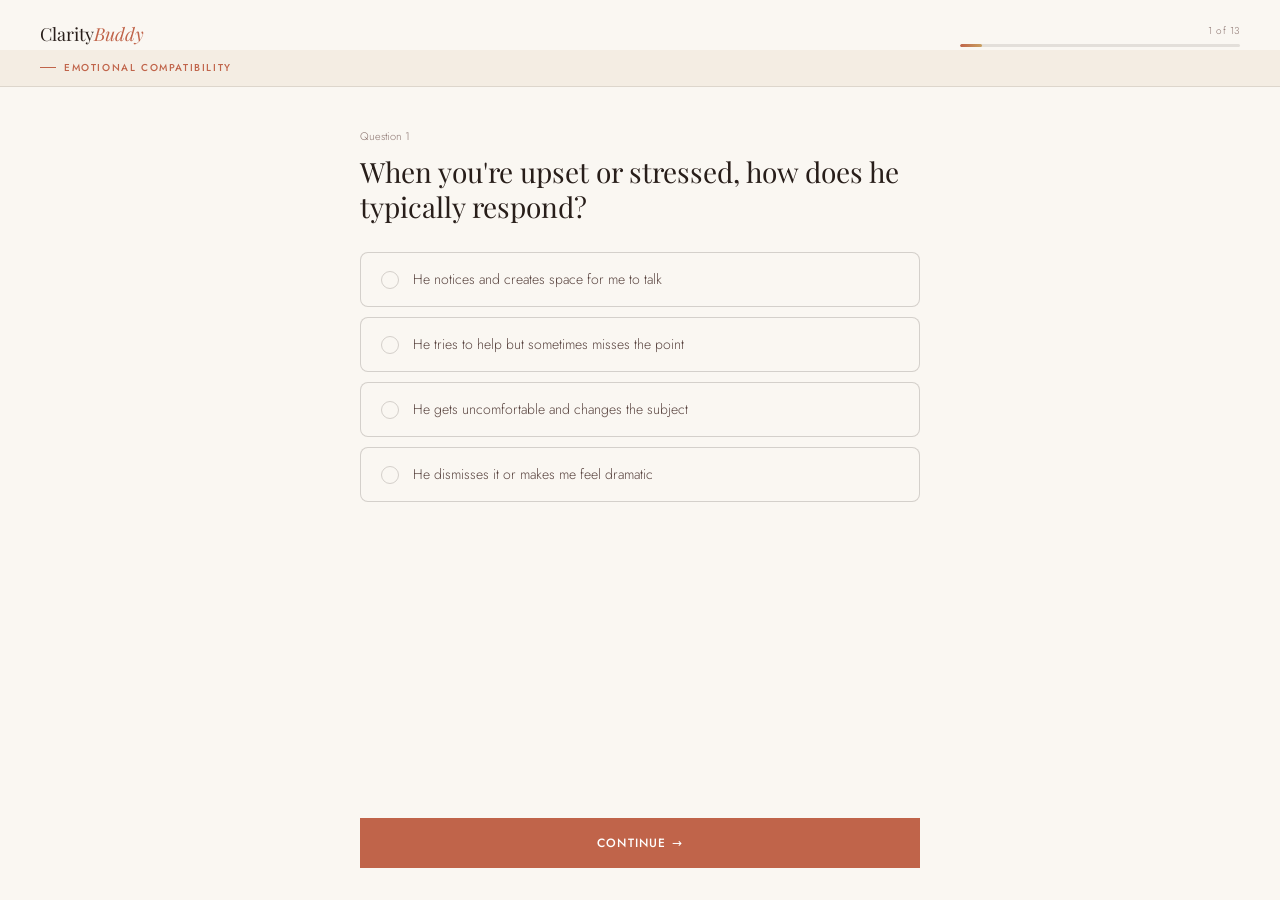
<file: frontend/compatibility.html>
<!DOCTYPE html>
<html lang="en">
<head>
  <meta charset="UTF-8">
  <meta name="viewport" content="width=device-width, initial-scale=1.0">
  <title>Compatibility Check — ClarityBuddy</title>  <script>
    window.CB_API_URL = (window.location.hostname === 'localhost' || window.location.hostname === '127.0.0.1')
  ? 'http://localhost:8000'
  : 'https://claritybuddy-production.up.railway.app';
  </script>  <link rel="stylesheet" href="css/main.css">
  <style>
    body { background: var(--cream); }
    .quiz-shell { min-height: 100svh; display: flex; flex-direction: column; }
    .quiz-header {
      padding: 16px 20px 0;
      display: flex; align-items: center; justify-content: space-between; gap: 16px;
    }
    @media(min-width:640px){ .quiz-header{ padding: 20px 40px 0; } }
    .quiz-logo { font-family: var(--font-serif); font-size: 18px; color: var(--ink); text-decoration: none; }
    .quiz-logo em { font-style: italic; color: var(--terra); }
    .quiz-progress-wrap { flex: 1; max-width: 280px; }
    .quiz-progress-label { font-size: 10px; color: var(--ink-soft); letter-spacing: 0.06em; text-align: right; margin-bottom: 4px; }
    .quiz-section-strip {
      padding: 10px 20px;
      background: var(--warm); border-bottom: 1px solid var(--border);
      font-size: 10px; font-weight: 500; letter-spacing: 0.16em; text-transform: uppercase;
      color: var(--terra); display: flex; align-items: center; gap: 8px;
    }
    .quiz-section-strip::before { content: ''; width: 16px; height: 1px; background: var(--terra); }
    @media(min-width:640px){ .quiz-section-strip{ padding: 10px 40px; } }
    .quiz-body {
      flex: 1; display: flex; flex-direction: column;
      padding: 32px 20px 24px; max-width: 640px; width: 100%; margin: 0 auto;
    }
    @media(min-width:640px){ .quiz-body{ padding: 40px 40px 32px; } }
    .quiz-question { font-family: var(--font-serif); font-size: clamp(20px,5vw,28px); font-weight: 400; line-height: 1.25; color: var(--ink); margin-bottom: 28px; }
    .quiz-options { display: flex; flex-direction: column; gap: 10px; margin-bottom: 32px; }
    .quiz-nav { display: flex; gap: 12px; margin-top: auto; padding-top: 16px; }
    #btn-back {
      flex: 0 0 auto; background: transparent; border: 1px solid var(--border-mid);
      color: var(--ink-soft); font-family: var(--font-sans); font-size: 12px;
      font-weight: 400; letter-spacing: 0.08em; text-transform: uppercase;
      padding: 14px 20px; cursor: pointer; transition: all var(--transition);
    }
    #btn-back:hover { border-color: var(--ink); color: var(--ink); }
    #btn-next { flex: 1; }
    #quiz-loader {
      flex: 1; display: flex; flex-direction: column; align-items: center;
      justify-content: center; gap: 24px; padding: 60px 20px; text-align: center;
    }
    .loader-ring { width: 52px; height: 52px; border: 2px solid var(--border); border-top-color: var(--terra); border-radius: 50%; animation: spin 0.8s linear infinite; }
    .loader-title { font-family: var(--font-serif); font-size: 24px; color: var(--ink); margin-bottom: 8px; }
    .loader-sub { font-size: 13px; color: var(--ink-soft); font-style: italic; max-width: 280px; line-height: 1.7; }
    @keyframes spin { to { transform: rotate(360deg); } }

    /* Dimension badge */
    .dimension-badge {
      display: inline-flex; align-items: center; gap: 6px;
      font-size: 9px; font-weight: 500; letter-spacing: 0.12em; text-transform: uppercase;
      color: var(--terra); margin-bottom: 8px;
      border: 1px solid rgba(192,100,74,0.3); padding: 3px 10px;
    }
  </style>
  <!-- Meta Pixel -->
  <script>!function(f,b,e,v,n,t,s){if(f.fbq)return;n=f.fbq=function(){n.callMethod?n.callMethod.apply(n,arguments):n.queue.push(arguments)};if(!f._fbq)f._fbq=n;n.push=n;n.loaded=!0;n.version='2.0';n.queue=[];t=b.createElement(e);t.async=!0;t.src=v;s=b.getElementsByTagName(e)[0];s.parentNode.insertBefore(t,s)}(window,document,'script','https://connect.facebook.net/en_US/fbevents.js');fbq('init','1385494536500472');fbq('track','PageView');</script>
  <noscript><img height="1" width="1" style="display:none" src="https://www.facebook.com/tr?id=1385494536500472&ev=PageView&noscript=1"/></noscript>
</head>
<body>

<div class="quiz-shell">
  <header class="quiz-header">
    <a href="index.html" class="quiz-logo">Clarity<em>Buddy</em></a>
    <div class="quiz-progress-wrap">
      <div class="quiz-progress-label" id="progress-text">1 of 16</div>
      <div class="progress-bar">
        <div class="progress-bar__fill" id="progress-fill" style="width:0%"></div>
      </div>
    </div>
  </header>

  <div class="quiz-section-strip">
    <span id="section-label">Compatibility Check</span>
  </div>

  <main id="quiz-body" class="quiz-body">
    <div id="question-wrap"></div>
    <div class="quiz-nav">
      <button id="btn-back" class="hidden">← Back</button>
      <button id="btn-next" class="btn btn--primary">Continue →</button>
    </div>
  </main>

  <div id="quiz-loader" class="hidden">
    <div class="loader-ring"></div>
    <div>
      <p class="loader-title">Calculating compatibility…</p>
      <p class="loader-sub">Scoring 6 dimensions from your answers using the Compatibility Framework.</p>
    </div>
  </div>
</div>

<div id="cb-toast" class="toast"></div>

<script type="module">
window.CB_API_URL = (window.location.hostname === 'localhost' || window.location.hostname === '127.0.0.1')
  ? 'http://localhost:8000'
  : 'https://claritybuddy-production.up.railway.app';

import ClarityQuiz from './js/quiz.js';

const QUESTIONS = [
  /* ── Dimension 1: Emotional Compatibility ── */
  {
    id: 'eq1', section: 'Emotional Compatibility',
    type: 'choice',
    text: 'When you\'re upset or stressed, how does he typically respond?',
    options: [
      { value: 'a', label: 'He notices and creates space for me to talk' },
      { value: 'b', label: 'He tries to help but sometimes misses the point' },
      { value: 'c', label: 'He gets uncomfortable and changes the subject' },
      { value: 'd', label: 'He dismisses it or makes me feel dramatic' },
    ],
  },
  {
    id: 'eq2', section: 'Emotional Compatibility',
    type: 'choice',
    text: 'How emotionally available does he feel to you on a day-to-day basis?',
    options: [
      { value: 'a', label: 'Consistently present and engaged' },
      { value: 'b', label: 'Available most of the time with some distance' },
      { value: 'c', label: 'Unpredictable — sometimes warm, sometimes closed off' },
      { value: 'd', label: 'Mostly unavailable or emotionally distant' },
    ],
  },

  /* ── Dimension 2: Communication Compatibility ── */
  {
    id: 'cq1', section: 'Communication Compatibility',
    type: 'choice',
    text: 'When you disagree on something, what happens?',
    options: [
      { value: 'a', label: 'We talk it through and usually reach understanding' },
      { value: 'b', label: 'It gets tense but we come back to it' },
      { value: 'c', label: 'One of us goes silent and it gets dropped' },
      { value: 'd', label: 'It escalates or I end up apologising to keep peace' },
    ],
  },
  {
    id: 'cq2', section: 'Communication Compatibility',
    type: 'choice',
    text: 'How comfortable do you feel expressing your real needs with him?',
    options: [
      { value: 'a', label: 'Very comfortable — he receives them well' },
      { value: 'b', label: 'Comfortable with small things, careful with bigger ones' },
      { value: 'c', label: 'I often edit myself before speaking' },
      { value: 'd', label: 'I rarely share what I really need' },
    ],
  },

  /* ── Dimension 3: Lifestyle Compatibility ── */
  {
    id: 'lq1', section: 'Lifestyle Compatibility',
    type: 'choice',
    text: 'How aligned are your day-to-day lifestyles?',
    options: [
      { value: 'a', label: 'Very aligned — energy levels, routines, social needs match' },
      { value: 'b', label: 'Mostly aligned with manageable differences' },
      { value: 'c', label: 'Different but we work around it' },
      { value: 'd', label: 'Quite different — it creates regular friction' },
    ],
  },
  {
    id: 'lq2', section: 'Lifestyle Compatibility',
    type: 'choice',
    text: 'How do you feel about your individual space and independence in this relationship?',
    options: [
      { value: 'a', label: 'I feel respected and have the space I need' },
      { value: 'b', label: 'Mostly okay with occasional over-dependency' },
      { value: 'c', label: 'I sometimes feel smothered or restricted' },
      { value: 'd', label: 'I feel like I have too much distance / he\'s disengaged' },
    ],
  },

  /* ── Dimension 4: Values Compatibility ── */
  {
    id: 'vq1', section: 'Values Compatibility',
    type: 'choice',
    text: 'When it comes to honesty and integrity, how does he show up?',
    options: [
      { value: 'a', label: 'Consistently honest, even when it\'s uncomfortable' },
      { value: 'b', label: 'Honest in most areas, avoids a few topics' },
      { value: 'c', label: 'I sometimes get incomplete or inconsistent stories' },
      { value: 'd', label: 'I\'ve caught him being dishonest more than once' },
    ],
  },
  {
    id: 'vq2', section: 'Values Compatibility',
    type: 'choice',
    text: 'How similar are your core values around family, commitment, and what a relationship should feel like?',
    options: [
      { value: 'a', label: 'Very similar — we\'ve talked about it and it aligns' },
      { value: 'b', label: 'Broadly similar with some differences' },
      { value: 'c', label: 'Quite different but I hope it works out' },
      { value: 'd', label: 'We haven\'t discussed it and I\'m worried we\'d clash' },
    ],
  },

  /* ── Dimension 5: Growth & Ambition ── */
  {
    id: 'gq1', section: 'Growth & Ambition Compatibility',
    type: 'choice',
    text: 'Does he support your personal goals and ambitions?',
    options: [
      { value: 'a', label: 'Genuinely — he encourages me and celebrates my growth' },
      { value: 'b', label: 'Generally yes, occasionally needs reminding' },
      { value: 'c', label: 'He\'s neutral — not interested in my goals' },
      { value: 'd', label: 'He feels threatened or dismisses my ambitions' },
    ],
  },
  {
    id: 'gq2', section: 'Growth & Ambition Compatibility',
    type: 'choice',
    text: 'How do you feel about his direction in life — career, purpose, growth?',
    options: [
      { value: 'a', label: 'Inspired — he\'s driven and directional' },
      { value: 'b', label: 'Content — stable and settled, which works for me' },
      { value: 'c', label: 'Concerned — I sense a lack of direction' },
      { value: 'd', label: 'Frustrated — it\'s a real point of tension' },
    ],
  },

  /* ── Dimension 6: Future Vision ── */
  {
    id: 'fq1', section: 'Future Vision Compatibility',
    type: 'choice',
    text: 'Have you had honest conversations about the future — marriage, family, where you\'d live?',
    options: [
      { value: 'a', label: 'Yes, and our visions align' },
      { value: 'b', label: 'We\'ve touched on it — broadly compatible' },
      { value: 'c', label: 'Not really — I avoid it in case it\'s uncomfortable' },
      { value: 'd', label: 'We have different visions and haven\'t resolved it' },
    ],
  },
  {
    id: 'fq2', section: 'Future Vision Compatibility',
    type: 'choice',
    text: 'When you imagine your life in 5 years with him, it feels:',
    options: [
      { value: 'a', label: 'Exciting and genuinely wanted' },
      { value: 'b', label: 'Good — stable and comfortable' },
      { value: 'c', label: 'Uncertain — I\'m not sure how I feel' },
      { value: 'd', label: 'Scary or wrong in a way I can\'t ignore' },
    ],
  },

  /* ── Overall feeling question ── */
  {
    id: 'overall', section: 'Overall',
    type: 'choice',
    text: 'Overall, how do you most often feel in this relationship?',
    options: [
      { value: 'a', label: 'Safe, seen, and valued' },
      { value: 'b', label: 'Generally good with ups and downs' },
      { value: 'c', label: 'Anxious or uncertain more often than not' },
      { value: 'd', label: 'Like I\'m working too hard for too little' },
    ],
  },

  /* ── Email capture after all questions ── */
  {
    id: 'email', section: 'Almost There',
    type: 'email',
    text: 'Who is this compatibility report for?',
    subtitle: 'You\'ve answered all 13 questions. Your personalised compatibility report will be ready in under a minute — enter your details to receive it.',
  },
];

new ClarityQuiz({
  quizType:  'quiz2',
  questions: QUESTIONS,
});
</script>

</body>
</html>
</file>
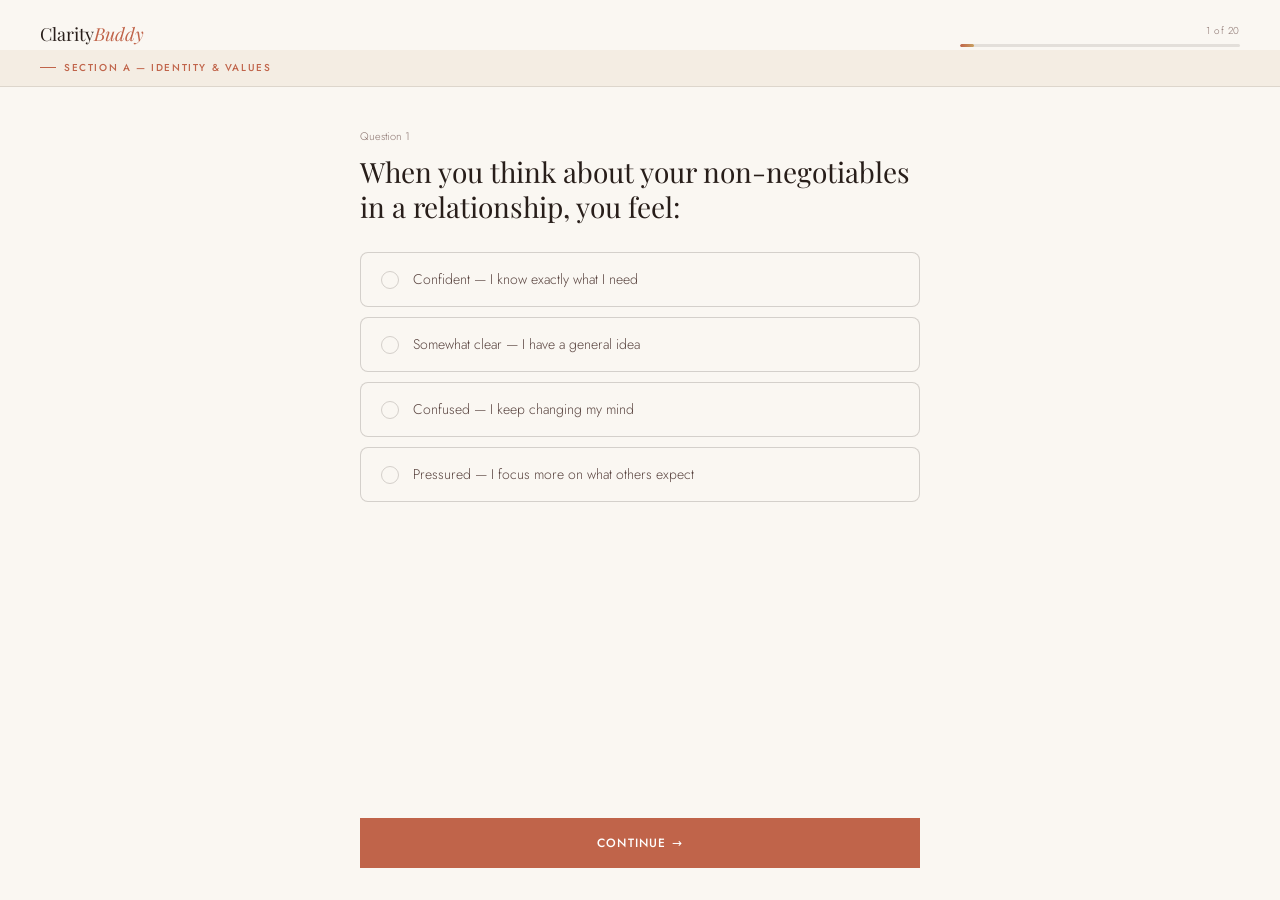
<file: frontend/quiz.html>
<!DOCTYPE html>
<html lang="en">
<head>
  <meta charset="UTF-8">
  <meta name="viewport" content="width=device-width, initial-scale=1.0">
  <title>Self Reflection Quiz — ClarityBuddy</title>
  <script>
    window.CB_API_URL = (window.location.hostname === 'localhost' || window.location.hostname === '127.0.0.1')
  ? 'http://localhost:8000'
  : 'https://claritybuddy-production.up.railway.app';
  </script>
  <meta name="description" content="Take the 20-question Self Reflection Assessment and discover your relationship clarity persona.">
  <link rel="stylesheet" href="css/main.css">
  <style>
    body { background: var(--cream); }

    /* ── Quiz Shell ── */
    .quiz-shell {
      min-height: 100svh;
      display: flex;
      flex-direction: column;
    }

    /* ── Quiz Header ── */
    .quiz-header {
      padding: 16px 20px 0;
      display: flex;
      align-items: center;
      justify-content: space-between;
      gap: 16px;
    }
    @media (min-width: 640px) { .quiz-header { padding: 20px 40px 0; } }

    .quiz-logo {
      font-family: var(--font-serif);
      font-size: 18px;
      color: var(--ink);
      text-decoration: none;
    }
    .quiz-logo em { font-style: italic; color: var(--terra); }

    .quiz-progress-wrap {
      flex: 1;
      max-width: 280px;
    }
    .quiz-progress-label {
      font-size: 10px;
      color: var(--ink-soft);
      letter-spacing: 0.06em;
      text-align: right;
      margin-bottom: 4px;
    }

    /* ── Section Label ── */
    .quiz-section-strip {
      padding: 10px 20px;
      background: var(--warm);
      border-bottom: 1px solid var(--border);
      font-size: 10px;
      font-weight: 500;
      letter-spacing: 0.16em;
      text-transform: uppercase;
      color: var(--terra);
      display: flex;
      align-items: center;
      gap: 8px;
    }
    .quiz-section-strip::before {
      content: '';
      width: 16px;
      height: 1px;
      background: var(--terra);
    }
    @media (min-width: 640px) { .quiz-section-strip { padding: 10px 40px; } }

    /* ── Quiz Body ── */
    .quiz-body {
      flex: 1;
      display: flex;
      flex-direction: column;
      padding: 32px 20px 24px;
      max-width: 640px;
      width: 100%;
      margin: 0 auto;
    }
    @media (min-width: 640px) { .quiz-body { padding: 40px 40px 32px; } }

    /* Question text */
    .quiz-question {
      font-family: var(--font-serif);
      font-size: clamp(20px, 5vw, 28px);
      font-weight: 400;
      line-height: 1.25;
      color: var(--ink);
      margin-bottom: 28px;
    }

    /* Options grid */
    .quiz-options {
      display: flex;
      flex-direction: column;
      gap: 10px;
      margin-bottom: 32px;
    }

    /* ── Nav Buttons ── */
    .quiz-nav {
      display: flex;
      gap: 12px;
      margin-top: auto;
      padding-top: 16px;
    }
    #btn-back {
      flex: 0 0 auto;
      background: transparent;
      border: 1px solid var(--border-mid);
      color: var(--ink-soft);
      font-family: var(--font-sans);
      font-size: 12px;
      font-weight: 400;
      letter-spacing: 0.08em;
      text-transform: uppercase;
      padding: 14px 20px;
      cursor: pointer;
      transition: all var(--transition);
    }
    #btn-back:hover { border-color: var(--ink); color: var(--ink); }
    #btn-next {
      flex: 1;
    }

    /* ── Loader ── */
    #quiz-loader {
      flex: 1;
      display: flex;
      flex-direction: column;
      align-items: center;
      justify-content: center;
      gap: 24px;
      padding: 60px 20px;
      text-align: center;
    }
    .loader-ring {
      width: 52px;
      height: 52px;
      border: 2px solid var(--border);
      border-top-color: var(--terra);
      border-radius: 50%;
      animation: spin 0.8s linear infinite;
    }
    .loader-title {
      font-family: var(--font-serif);
      font-size: 24px;
      color: var(--ink);
      margin-bottom: 8px;
    }
    .loader-sub {
      font-size: 13px;
      color: var(--ink-soft);
      font-style: italic;
      max-width: 280px;
      line-height: 1.7;
    }
    .loader-steps {
      display: flex;
      flex-direction: column;
      gap: 8px;
      margin-top: 8px;
    }
    .loader-step {
      font-size: 12px;
      color: var(--ink-soft);
      display: flex;
      align-items: center;
      gap: 8px;
    }
    .loader-step-dot {
      width: 6px;
      height: 6px;
      border-radius: 50%;
      background: var(--border);
      flex-shrink: 0;
    }
    .loader-step.active .loader-step-dot { background: var(--terra); }
    .loader-step.active { color: var(--ink); }

    @keyframes spin { to { transform: rotate(360deg); } }
  </style>
  <!-- Meta Pixel -->
  <script>!function(f,b,e,v,n,t,s){if(f.fbq)return;n=f.fbq=function(){n.callMethod?n.callMethod.apply(n,arguments):n.queue.push(arguments)};if(!f._fbq)f._fbq=n;n.push=n;n.loaded=!0;n.version='2.0';n.queue=[];t=b.createElement(e);t.async=!0;t.src=v;s=b.getElementsByTagName(e)[0];s.parentNode.insertBefore(t,s)}(window,document,'script','https://connect.facebook.net/en_US/fbevents.js');fbq('init','1385494536500472');fbq('track','PageView');</script>
  <noscript><img height="1" width="1" style="display:none" src="https://www.facebook.com/tr?id=1385494536500472&ev=PageView&noscript=1"/></noscript>
</head>
<body>

<div class="quiz-shell">

  <!-- Header -->
  <header class="quiz-header">
    <a href="index.html" class="quiz-logo">Clarity<em>Buddy</em></a>
    <div class="quiz-progress-wrap">
      <div class="quiz-progress-label" id="progress-text">1 of 21</div>
      <div class="progress-bar">
        <div class="progress-bar__fill" id="progress-fill" style="width:0%"></div>
      </div>
    </div>
  </header>

  <!-- Section label strip -->
  <div class="quiz-section-strip">
    <span id="section-label">Self Reflection Assessment</span>
  </div>

  <!-- Quiz body -->
  <main id="quiz-body" class="quiz-body">
    <div id="question-wrap"></div>
    <div class="quiz-nav">
      <button id="btn-back" class="hidden">← Back</button>
      <button id="btn-next" class="btn btn--primary">Continue →</button>
    </div>
  </main>

  <!-- Loader (shown while GPT generates) -->
  <div id="quiz-loader" class="hidden">
    <div class="loader-ring"></div>
    <div>
      <p class="loader-title">Building your report…</p>
      <p class="loader-sub">Our AI is reading your answers through the Relationship Clarity Framework.</p>
    </div>
    <div class="loader-steps">
      <div class="loader-step active" id="ls-1">
        <div class="loader-step-dot"></div>
        <span>Identifying your clarity persona</span>
      </div>
      <div class="loader-step" id="ls-2">
        <div class="loader-step-dot"></div>
        <span>Mapping your relationship patterns</span>
      </div>
      <div class="loader-step" id="ls-3">
        <div class="loader-step-dot"></div>
        <span>Writing your personalised report</span>
      </div>
    </div>
  </div>

</div><!-- /quiz-shell -->

<script type="module">
/* ══════════════════════════════════════════════════
   QUIZ 1 — All 20 Questions + Email capture
   Email capture is inserted after all 20 questions
══════════════════════════════════════════════════ */

/* Backend URL — change before deploying */
window.CB_API_URL = (window.location.hostname === 'localhost' || window.location.hostname === '127.0.0.1')
  ? 'http://localhost:8000'
  : 'https://claritybuddy-production.up.railway.app';

import ClarityQuiz from './js/quiz.js';

const QUESTIONS = [

  /* ── Section A: Identity & Values ── */
  {
    id: 'q1', section: 'Section A — Identity & Values',
    type: 'choice',
    text: 'When you think about your non-negotiables in a relationship, you feel:',
    options: [
      { value: 'a', label: 'Confident — I know exactly what I need' },
      { value: 'b', label: 'Somewhat clear — I have a general idea' },
      { value: 'c', label: 'Confused — I keep changing my mind' },
      { value: 'd', label: 'Pressured — I focus more on what others expect' },
    ],
  },
  {
    id: 'q2', section: 'Section A — Identity & Values',
    type: 'choice',
    text: 'Which best describes how you define yourself outside of relationships?',
    options: [
      { value: 'a', label: 'I have a strong independent identity' },
      { value: 'b', label: 'I\'m still figuring out who I am' },
      { value: 'c', label: 'I tend to define myself through others' },
      { value: 'd', label: 'I know who I am but don\'t fully trust it' },
    ],
  },
  {
    id: 'q3', section: 'Section A — Identity & Values',
    type: 'choice',
    text: 'When someone violates your values — dishonesty, disrespect — you typically:',
    options: [
      { value: 'a', label: 'Walk away immediately' },
      { value: 'b', label: 'Give them another chance hoping they\'ll change' },
      { value: 'c', label: 'Stay but feel resentful inside' },
      { value: 'd', label: 'Question whether my standards are too high' },
    ],
  },
  {
    id: 'q4', section: 'Section A — Identity & Values',
    type: 'choice',
    text: 'Your core values in a relationship are primarily around:',
    options: [
      { value: 'a', label: 'Emotional safety, honesty, respect' },
      { value: 'b', label: 'Stability, ambition, shared goals' },
      { value: 'c', label: 'Freedom, independence, personal space' },
      { value: 'd', label: 'Family, loyalty, traditional structure' },
    ],
  },
  {
    id: 'q5', section: 'Section A — Identity & Values',
    type: 'choice',
    text: 'When you think about your non-negotiables, you:',
    options: [
      { value: 'a', label: 'Have a clear written or mental list' },
      { value: 'b', label: 'Have a vague idea but haven\'t defined them' },
      { value: 'c', label: 'Struggle to separate standards from fear' },
      { value: 'd', label: 'Tend to compromise everything under pressure' },
    ],
  },

  /* ── Section B: Emotional Readiness ── */
  {
    id: 'q6', section: 'Section B — Emotional Readiness',
    type: 'choice',
    text: 'When a good, emotionally stable man shows genuine interest, you feel:',
    options: [
      { value: 'a', label: 'Excited and open' },
      { value: 'b', label: 'Slightly anxious but interested' },
      { value: 'c', label: 'Suspicious or doubtful of his intentions' },
      { value: 'd', label: 'Numb or avoidant' },
    ],
  },
  {
    id: 'q7', section: 'Section B — Emotional Readiness',
    type: 'choice',
    text: 'How much of your past hurt still affects your present decisions?',
    options: [
      { value: 'a', label: 'Very little — I\'ve processed and healed' },
      { value: 'b', label: 'Some — certain triggers still catch me' },
      { value: 'c', label: 'Quite a lot — I compare everyone to past experiences' },
      { value: 'd', label: 'Completely — I haven\'t really dealt with it' },
    ],
  },
  {
    id: 'q8', section: 'Section B — Emotional Readiness',
    type: 'choice',
    text: 'When you think about being in a relationship right now, it feels:',
    options: [
      { value: 'a', label: 'Like something I genuinely want and am ready for' },
      { value: 'b', label: 'Appealing but scary' },
      { value: 'c', label: 'Overwhelming or too complicated right now' },
      { value: 'd', label: 'Like something I\'m doing to escape loneliness' },
    ],
  },
  {
    id: 'q9', section: 'Section B — Emotional Readiness',
    type: 'choice',
    text: 'Do you trust your own judgement when evaluating a partner?',
    options: [
      { value: 'a', label: 'Yes, fully' },
      { value: 'b', label: 'Mostly, with some doubt' },
      { value: 'c', label: 'Not really — I second-guess everything' },
      { value: 'd', label: 'No — I\'ve made too many mistakes before' },
    ],
  },
  {
    id: 'q10', section: 'Section B — Emotional Readiness',
    type: 'choice',
    text: 'When family or society pressure you about marriage timelines, you:',
    options: [
      { value: 'a', label: 'Stay grounded in my own pace' },
      { value: 'b', label: 'Feel conflicted but manage it' },
      { value: 'c', label: 'Let it significantly influence my decisions' },
      { value: 'd', label: 'Make relationship choices primarily because of it' },
    ],
  },

  /* ── Section C: Love Patterns ── */
  {
    id: 'q11', section: 'Section C — Love Patterns',
    type: 'choice',
    text: 'Looking at past attractions, the men you\'ve been drawn to were usually:',
    options: [
      { value: 'a', label: 'Emotionally mature and consistent' },
      { value: 'b', label: 'Charming but inconsistent' },
      { value: 'c', label: 'Emotionally unavailable or closed off' },
      { value: 'd', label: 'Caring but overly dependent' },
    ],
  },
  {
    id: 'q12', section: 'Section C — Love Patterns',
    type: 'choice',
    text: 'In past relationships or crushes, how did you usually feel emotionally?',
    options: [
      { value: 'a', label: 'Calm, valued, and understood' },
      { value: 'b', label: 'Anxious and constantly seeking reassurance' },
      { value: 'c', label: 'Confused about where I stood' },
      { value: 'd', label: 'Like I was working harder than them' },
    ],
  },
  {
    id: 'q13', section: 'Section C — Love Patterns',
    type: 'choice',
    text: 'When a relationship was clearly wrong for you, you typically:',
    options: [
      { value: 'a', label: 'Walked away relatively quickly' },
      { value: 'b', label: 'Stayed hoping things would improve' },
      { value: 'c', label: 'Stayed because of fear of being alone' },
      { value: 'd', label: 'Stayed because of outside pressure' },
    ],
  },
  {
    id: 'q14', section: 'Section C — Love Patterns',
    type: 'choice',
    text: 'The role you usually take in relationships is:',
    options: [
      { value: 'a', label: 'Equal partner — mutual effort' },
      { value: 'b', label: 'The healer or fixer' },
      { value: 'c', label: 'The one who adjusts and accommodates' },
      { value: 'd', label: 'The chaser — always initiating' },
    ],
  },
  {
    id: 'q15', section: 'Section C — Love Patterns',
    type: 'choice',
    text: 'Which fear feels most familiar to you?',
    options: [
      { value: 'a', label: 'Fear of losing my independence' },
      { value: 'b', label: 'Fear of choosing wrong and regretting it' },
      { value: 'c', label: 'Fear of being alone or "too late"' },
      { value: 'd', label: 'Fear of repeating past mistakes' },
    ],
  },

  /* ── Section D: Relationship Structure ── */
  {
    id: 'q16', section: 'Section D — Relationship Structure',
    type: 'choice',
    text: 'Your ideal communication style in a relationship is:',
    options: [
      { value: 'a', label: 'Daily meaningful check-ins' },
      { value: 'b', label: 'Regular contact but with personal space' },
      { value: 'c', label: 'Mostly independent with periodic deep conversations' },
      { value: 'd', label: 'Spontaneous — no fixed structure' },
    ],
  },
  {
    id: 'q17', section: 'Section D — Relationship Structure',
    type: 'choice',
    text: 'Your lifestyle is best described as:',
    options: [
      { value: 'a', label: 'Structured, planned, routine-oriented' },
      { value: 'b', label: 'Balanced — mix of routine and flexibility' },
      { value: 'c', label: 'Spontaneous and social' },
      { value: 'd', label: 'Calm, introverted, homebody' },
    ],
  },
  {
    id: 'q18', section: 'Section D — Relationship Structure',
    type: 'choice',
    text: 'When it comes to emotional closeness, you prefer:',
    options: [
      { value: 'a', label: 'Deep intimacy — sharing everything' },
      { value: 'b', label: 'Warm connection with healthy personal space' },
      { value: 'c', label: 'Gradual closeness — slow to open up' },
      { value: 'd', label: 'Independent connection — space is very important' },
    ],
  },
  {
    id: 'q19', section: 'Section D — Relationship Structure',
    type: 'choice',
    text: 'For your long-term future, which matters most to you?',
    options: [
      { value: 'a', label: 'Emotional peace and stability' },
      { value: 'b', label: 'Growth and ambition together' },
      { value: 'c', label: 'Family orientation and rootedness' },
      { value: 'd', label: 'Freedom and personal fulfilment within a relationship' },
    ],
  },
  {
    id: 'q20', section: 'Section D — Relationship Structure',
    type: 'choice',
    text: 'When you imagine your ideal relationship in 5 years, it feels:',
    options: [
      { value: 'a', label: 'Clear — I know exactly what I want' },
      { value: 'b', label: 'Somewhat formed — still defining the details' },
      { value: 'c', label: 'Vague — I avoid thinking too far ahead' },
      { value: 'd', label: 'Pressured — I focus on timeline more than vision' },
    ],
  },

  /* ── Email Capture (after all 20 questions) ── */
  {
    id: 'email', section: 'Almost There',
    type: 'email',
    text: 'Where should we send your clarity report?',
    subtitle: 'You\'ve answered all 20 questions. Your personalised report will be ready in under a minute — enter your details to receive it.',
  },
];

/* Boot the quiz */
new ClarityQuiz({
  quizType:  'quiz1',
  questions: QUESTIONS,
  onComplete: (reportId) => {
    /* animate loader steps and then redirect */
    let step = 1;
    const stepInterval = setInterval(() => {
      step++;
      const el = document.getElementById(`ls-${step}`);
      if (el) el.classList.add('active');
      if (step >= 3) {
        clearInterval(stepInterval);
        /* Redirect to report after animation completes */
        setTimeout(() => {
          console.log('[Quiz] Animation complete, redirecting to report:', reportId);
          window.location.href = `report.html?id=${reportId}`;
        }, 800);
      }
    }, 2000);
  },
});
</script>

</body>
</html>
</file>
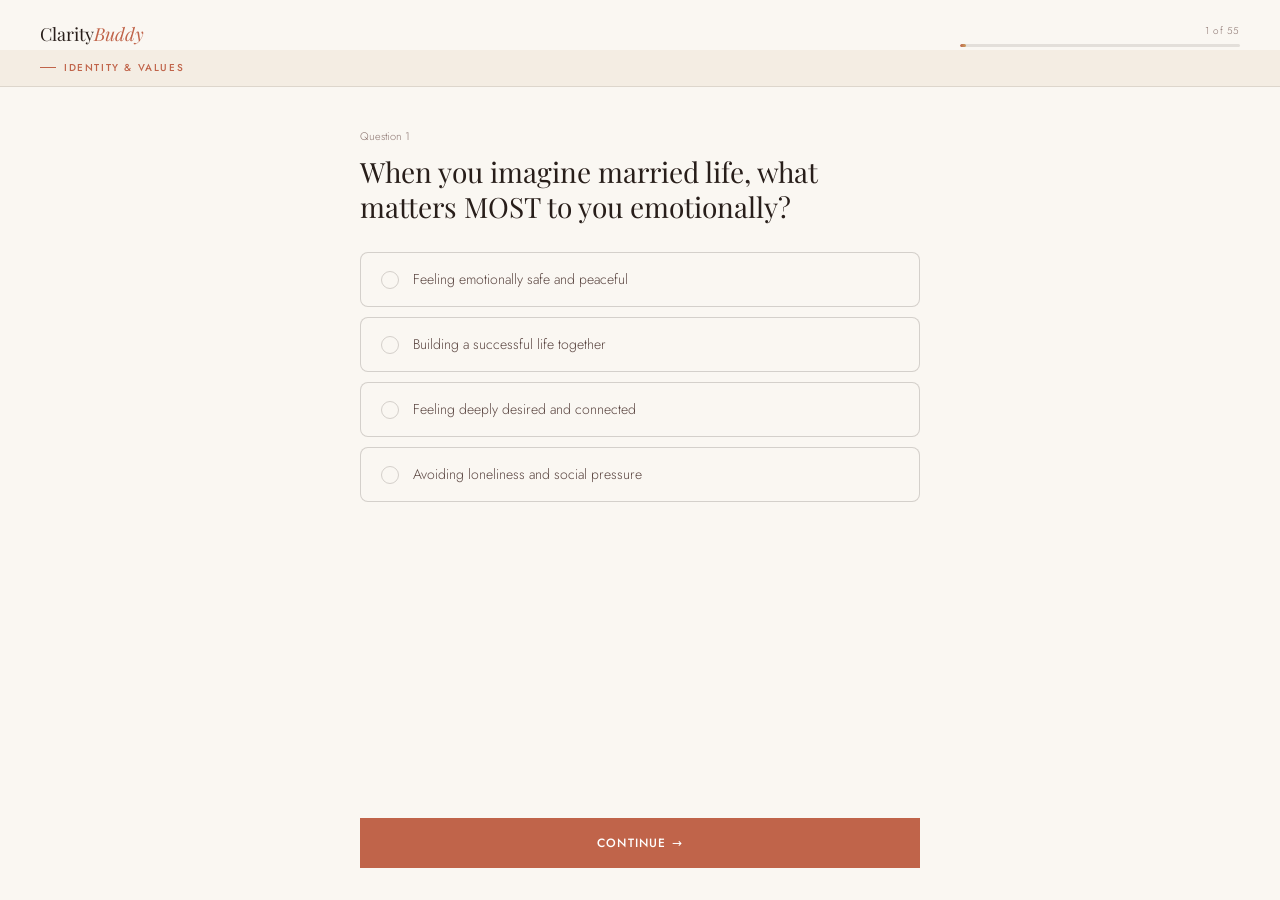
<file: frontend/quiz3.html>
<!DOCTYPE html>
<html lang="en">
<head>
  <meta charset="UTF-8">
  <meta name="viewport" content="width=device-width, initial-scale=1.0">
  <title>Relationship Clarity Report — ClarityBuddy</title>
  <script>
    window.CB_API_URL = (window.location.hostname === 'localhost' || window.location.hostname === '127.0.0.1')
  ? 'http://localhost:8000'
  : 'https://claritybuddy-production.up.railway.app';
  </script>
  <meta name="description" content="Take the 55-question Relationship Clarity Assessment and discover your emotional decision-making patterns.">
  <link rel="preconnect" href="https://fonts.googleapis.com">
  <link rel="preconnect" href="https://fonts.gstatic.com" crossorigin>
  <link href="https://fonts.googleapis.com/css2?family=Playfair+Display:ital,wght@0,400;0,500;1,400&family=Jost:wght@300;400;500&display=swap" rel="stylesheet">
  <link rel="stylesheet" href="css/main.css">
  <style>
    body { background: var(--cream); }

    .quiz-shell {
      min-height: 100svh;
      display: flex;
      flex-direction: column;
    }

    .quiz-header {
      padding: 16px 20px 0;
      display: flex;
      align-items: center;
      justify-content: space-between;
      gap: 16px;
    }
    @media (min-width: 640px) { .quiz-header { padding: 20px 40px 0; } }

    .quiz-logo {
      font-family: var(--font-serif);
      font-size: 18px;
      color: var(--ink);
      text-decoration: none;
    }
    .quiz-logo em { font-style: italic; color: var(--terra); }

    .quiz-progress-wrap {
      flex: 1;
      max-width: 280px;
    }
    .quiz-progress-label {
      font-size: 10px;
      color: var(--ink-soft);
      letter-spacing: 0.06em;
      text-align: right;
      margin-bottom: 4px;
    }

    .quiz-section-strip {
      padding: 10px 20px;
      background: var(--warm);
      border-bottom: 1px solid var(--border);
      font-size: 10px;
      font-weight: 500;
      letter-spacing: 0.16em;
      text-transform: uppercase;
      color: var(--terra);
      display: flex;
      align-items: center;
      gap: 8px;
    }
    .quiz-section-strip::before {
      content: '';
      width: 16px;
      height: 1px;
      background: var(--terra);
    }
    @media (min-width: 640px) { .quiz-section-strip { padding: 10px 40px; } }

    .quiz-body {
      flex: 1;
      display: flex;
      flex-direction: column;
      padding: 32px 20px 24px;
      max-width: 640px;
      width: 100%;
      margin: 0 auto;
    }
    @media (min-width: 640px) { .quiz-body { padding: 40px 40px 32px; } }

    .quiz-question {
      font-family: var(--font-serif);
      font-size: clamp(20px, 5vw, 28px);
      font-weight: 400;
      line-height: 1.25;
      color: var(--ink);
      margin-bottom: 28px;
    }

    .quiz-options {
      display: flex;
      flex-direction: column;
      gap: 10px;
      margin-bottom: 32px;
    }

    .quiz-nav {
      display: flex;
      gap: 12px;
      margin-top: auto;
      padding-top: 16px;
    }
    #btn-back {
      flex: 0 0 auto;
      background: transparent;
      border: 1px solid var(--border-mid);
      color: var(--ink-soft);
      font-family: var(--font-sans);
      font-size: 12px;
      font-weight: 400;
      letter-spacing: 0.08em;
      text-transform: uppercase;
      padding: 14px 20px;
      cursor: pointer;
      transition: all var(--transition);
    }
    #btn-back:hover { border-color: var(--ink); color: var(--ink); }
    #btn-next { flex: 1; }

    #quiz-loader {
      flex: 1;
      display: flex;
      flex-direction: column;
      align-items: center;
      justify-content: center;
      gap: 24px;
      padding: 60px 20px;
      text-align: center;
    }
    .loader-ring {
      width: 52px;
      height: 52px;
      border: 2px solid var(--border);
      border-top-color: var(--terra);
      border-radius: 50%;
      animation: spin 0.8s linear infinite;
    }
    .loader-title {
      font-family: var(--font-serif);
      font-size: 24px;
      color: var(--ink);
      margin-bottom: 8px;
    }
    .loader-sub {
      font-size: 13px;
      color: var(--ink-soft);
      font-style: italic;
      max-width: 280px;
      line-height: 1.7;
    }
    .loader-steps {
      display: flex;
      flex-direction: column;
      gap: 8px;
      margin-top: 8px;
    }
    .loader-step {
      font-size: 12px;
      color: var(--ink-soft);
      display: flex;
      align-items: center;
      gap: 8px;
    }
    .loader-step-dot {
      width: 6px;
      height: 6px;
      border-radius: 50%;
      background: var(--border);
      flex-shrink: 0;
    }
    .loader-step.active .loader-step-dot { background: var(--terra); }
    .loader-step.active { color: var(--ink); }

    @keyframes spin { to { transform: rotate(360deg); } }
  </style>
  <!-- Meta Pixel -->
  <script>!function(f,b,e,v,n,t,s){if(f.fbq)return;n=f.fbq=function(){n.callMethod?n.callMethod.apply(n,arguments):n.queue.push(arguments)};if(!f._fbq)f._fbq=n;n.push=n;n.loaded=!0;n.version='2.0';n.queue=[];t=b.createElement(e);t.async=!0;t.src=v;s=b.getElementsByTagName(e)[0];s.parentNode.insertBefore(t,s)}(window,document,'script','https://connect.facebook.net/en_US/fbevents.js');fbq('init','1385494536500472');fbq('track','PageView');</script>
  <noscript><img height="1" width="1" style="display:none" src="https://www.facebook.com/tr?id=1385494536500472&ev=PageView&noscript=1"/></noscript>
</head>
<body>

<div class="quiz-shell">

  <!-- Header -->
  <header class="quiz-header">
    <a href="index.html" class="quiz-logo">Clarity<em>Buddy</em></a>
    <div class="quiz-progress-wrap">
      <div class="quiz-progress-label" id="progress-text">1 of 55</div>
      <div class="progress-bar">
        <div class="progress-bar__fill" id="progress-fill" style="width:0%"></div>
      </div>
    </div>
  </header>

  <!-- Section label strip -->
  <div class="quiz-section-strip">
    <span id="section-label">Relationship Clarity Report</span>
  </div>

  <!-- Quiz body -->
  <main id="quiz-body" class="quiz-body">
    <div id="question-wrap"></div>
    <div class="quiz-nav">
      <button id="btn-back" class="hidden">← Back</button>
      <button id="btn-next" class="btn btn--primary">Continue →</button>
    </div>
  </main>

  <!-- Loader -->
  <div id="quiz-loader" class="hidden">
    <div class="loader-ring"></div>
    <div>
      <p class="loader-title">Analysing your clarity profile…</p>
      <p class="loader-sub">Our AI is mapping 11 dimensions of your relationship decision-making.</p>
    </div>
    <div class="loader-steps">
      <div class="loader-step active" id="ls-1">
        <div class="loader-step-dot"></div>
        <span>Computing your dimension scores</span>
      </div>
      <div class="loader-step" id="ls-2">
        <div class="loader-step-dot"></div>
        <span>Identifying your emotional patterns</span>
      </div>
      <div class="loader-step" id="ls-3">
        <div class="loader-step-dot"></div>
        <span>Writing your personalised report</span>
      </div>
    </div>
  </div>

</div><!-- /quiz-shell -->

<script type="module">
import ClarityQuiz from './js/quiz.js';
import { Q3_QUESTIONS, buildScoredProfile } from './js/quiz3.js';

new ClarityQuiz({
  quizType:      'quiz3',
  questions:     Q3_QUESTIONS,
  computeScores: buildScoredProfile,
  onComplete: (reportId) => {
    let step = 1;
    const stepInterval = setInterval(() => {
      step++;
      const el = document.getElementById(`ls-${step}`);
      if (el) el.classList.add('active');
      if (step >= 3) {
        clearInterval(stepInterval);
        setTimeout(() => {
          window.location.href = `report3.html?id=${reportId}`;
        }, 800);
      }
    }, 2000);
  },
});
</script>

</body>
</html>
</file>
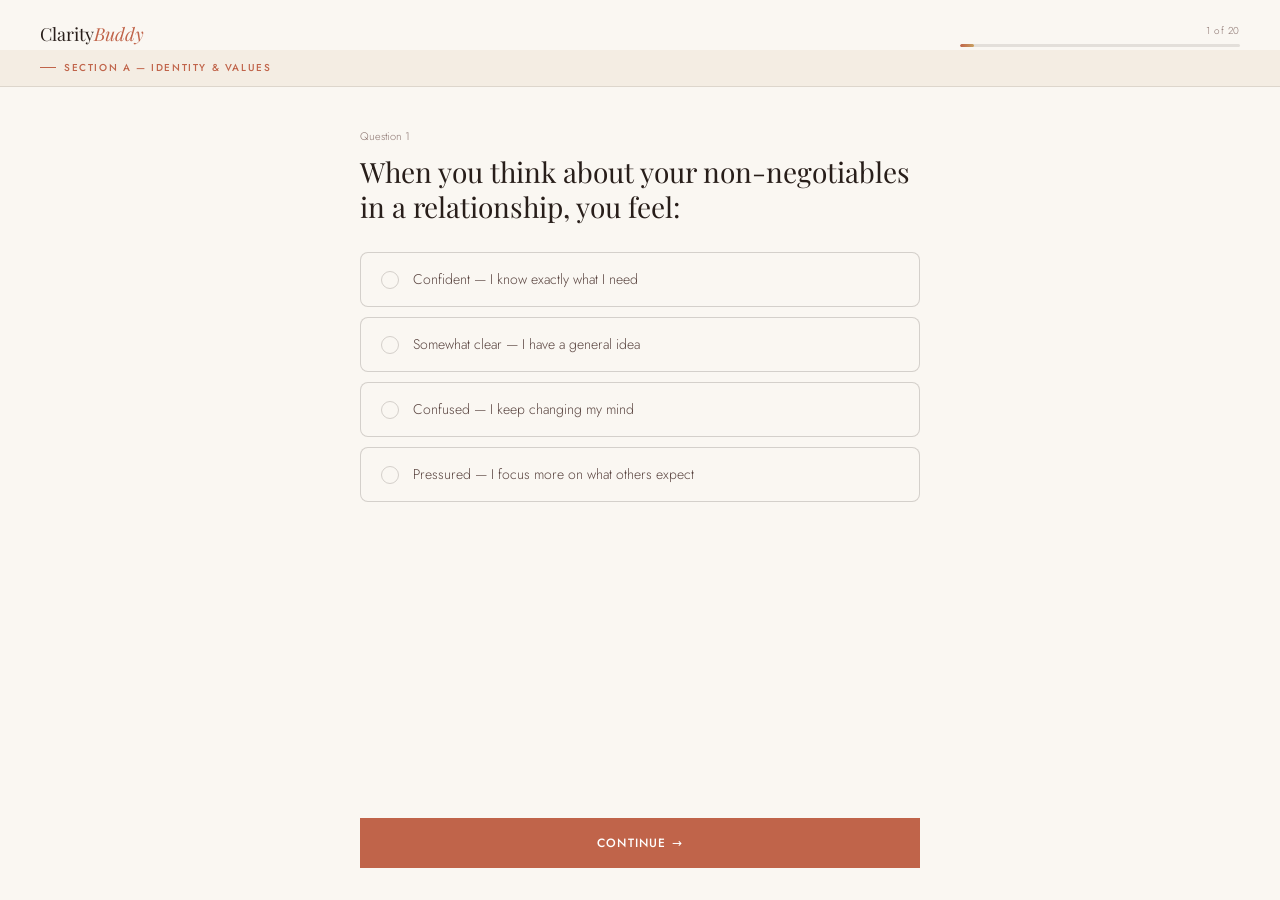
<file: frontend/report.html>
<!DOCTYPE html>
<html lang="en">
<head>
  <meta charset="UTF-8">
  <meta name="viewport" content="width=device-width, initial-scale=1.0">
  <title>Your Clarity Report — ClarityBuddy</title>
  <script>
    window.CB_API_URL = (window.location.hostname === 'localhost' || window.location.hostname === '127.0.0.1')
  ? 'http://localhost:8000'
  : 'https://claritybuddy-production.up.railway.app';
  </script>
  <link rel="stylesheet" href="css/main.css">
  <style>

    body { background: var(--cream); padding-top: 64px; }

    /* ── Nav (minimal on report page) ── */
    .nav { position: fixed; }

    /* ── Report hero ── */
    .report-hero {
      padding: 48px 20px 36px;
      background: var(--warm);
      border-bottom: 1px solid var(--border);
      text-align: center;
    }
    @media (min-width: 640px) { .report-hero { padding: 56px 40px 44px; } }

    .report-hero__label {
      font-size: 10px;
      font-weight: 500;
      letter-spacing: 0.2em;
      text-transform: uppercase;
      color: var(--terra);
      margin-bottom: 12px;
      display: flex;
      align-items: center;
      justify-content: center;
      gap: 8px;
    }
    .report-hero__label::before,
    .report-hero__label::after {
      content: '';
      width: 20px;
      height: 1px;
      background: var(--terra);
    }

    .report-hero__archetype {
      font-family: var(--font-serif);
      font-size: clamp(32px, 8vw, 52px);
      font-weight: 400;
      line-height: 1.1;
      color: var(--ink);
      margin-bottom: 24px;
    }

    .report-hero__score-wrap {
      display: flex;
      align-items: center;
      gap: 16px;
      max-width: 320px;
      margin: 0 auto 16px;
    }
    .report-hero__score-label {
      font-size: 10px;
      font-weight: 500;
      letter-spacing: 0.1em;
      text-transform: uppercase;
      color: var(--ink-soft);
      flex-shrink: 0;
    }
    .report-hero__score-bar {
      flex: 1;
      height: 4px;
      background: var(--border);
      border-radius: 2px;
      overflow: hidden;
    }
    .report-hero__score-fill {
      height: 100%;
      background: linear-gradient(90deg, var(--terra), var(--gold));
      border-radius: 2px;
      width: 0;
      transition: width 1.4s ease;
    }
    .report-hero__score-num {
      font-family: var(--font-serif);
      font-size: 28px;
      font-weight: 400;
      color: var(--terra);
      flex-shrink: 0;
    }
    .report-hero__tags {
      display: flex;
      gap: 8px;
      flex-wrap: wrap;
      justify-content: center;
      margin-top: 16px;
    }

    /* ── Report body ── */
    .report-body {
      max-width: 720px;
      margin: 0 auto;
      padding: 0 20px 80px;
    }
    @media (min-width: 640px) { .report-body { padding: 0 40px 80px; } }

    /* ── Free preview sections ── */
    .preview-section {
      padding: 32px 0;
      border-bottom: 1px solid var(--border);
    }
    .preview-section__eyebrow {
      font-size: 9px;
      font-weight: 500;
      letter-spacing: 0.18em;
      text-transform: uppercase;
      color: var(--terra);
      margin-bottom: 10px;
    }
    .preview-section__title {
      font-family: var(--font-serif);
      font-size: 22px;
      margin-bottom: 12px;
    }
    .preview-section__body {
      font-size: 14px;
      line-height: 1.8;
      color: var(--ink-mid);
    }

    /* ── Paywall ── */
    .paywall {
      position: relative;
      margin-top: 8px;
    }
    .paywall__blur-content {
      filter: blur(5px);
      user-select: none;
      pointer-events: none;
      padding: 20px 0;
    }
    .paywall__blur-text {
      font-size: 14px;
      line-height: 1.8;
      color: var(--ink-mid);
    }
    .paywall__overlay {
      position: absolute;
      inset: 0;
      background: linear-gradient(to bottom,
        transparent 0%,
        rgba(250,247,242,0.7) 25%,
        var(--cream) 55%);
      display: flex;
      flex-direction: column;
      align-items: center;
      justify-content: flex-end;
      padding: 20px;
      z-index: 2;
    }

    /* ── Unlock card ── */
    .unlock-card {
      background: var(--ink);
      color: var(--cream);
      padding: 32px 24px;
      text-align: center;
      position: relative;
      overflow: hidden;
      margin: 32px 0;
    }
    .unlock-card::before {
      content: '';
      position: absolute;
      top: 0; left: 0; right: 0;
      height: 3px;
      background: linear-gradient(90deg, var(--terra), var(--gold));
    }
    .unlock-card__eyebrow {
      font-size: 9px;
      font-weight: 500;
      letter-spacing: 0.2em;
      text-transform: uppercase;
      color: var(--gold);
      margin-bottom: 12px;
    }
    .unlock-card__title {
      font-family: var(--font-serif);
      font-size: 26px;
      color: var(--cream);
      margin-bottom: 12px;
      line-height: 1.25;
    }
    .unlock-card__desc {
      font-size: 13px;
      color: rgba(250,247,242,0.6);
      line-height: 1.7;
      margin-bottom: 24px;
      max-width: 340px;
      margin-left: auto;
      margin-right: auto;
    }
    .unlock-card__what {
      display: flex;
      flex-direction: column;
      gap: 8px;
      text-align: left;
      margin-bottom: 24px;
      max-width: 300px;
      margin-left: auto;
      margin-right: auto;
    }
    .unlock-card__item {
      font-size: 12px;
      color: rgba(250,247,242,0.7);
      display: flex;
      gap: 10px;
    }
    .unlock-card__item::before {
      content: '✓';
      color: var(--sage);
      flex-shrink: 0;
    }
    .unlock-card__price {
      font-family: var(--font-serif);
      font-size: 44px;
      color: var(--cream);
      line-height: 1;
      margin-bottom: 4px;
    }
    .unlock-card__price sup {
      font-size: 20px;
      font-family: var(--font-sans);
      font-weight: 300;
      vertical-align: top;
      margin-top: 8px;
      display: inline-block;
    }
    .unlock-card__price-note {
      font-size: 11px;
      color: rgba(250,247,242,0.4);
      margin-bottom: 20px;
    }

    /* Plan switcher */
    .plan-tabs {
      display: flex;
      gap: 8px;
      justify-content: center;
      flex-wrap: wrap;
      margin-bottom: 20px;
    }
    .plan-tab {
      font-family: var(--font-sans);
      font-size: 11px;
      font-weight: 500;
      letter-spacing: 0.08em;
      text-transform: uppercase;
      padding: 8px 16px;
      border: 1px solid rgba(255,255,255,0.2);
      color: rgba(250,247,242,0.6);
      cursor: pointer;
      background: none;
      transition: all var(--transition);
    }
    .plan-tab.active {
      border-color: var(--terra);
      color: var(--cream);
      background: rgba(192,100,74,0.2);
    }

    /* ── Full report (revealed after payment) ── */
    .full-report { display: none; }
    .full-report.revealed { display: block; }

    .report-section-full {
      padding: 32px 0;
      border-bottom: 1px solid var(--border);
    }
    .report-section-full:last-child { border-bottom: none; }
    .report-section-full__label {
      font-size: 9px;
      font-weight: 500;
      letter-spacing: 0.18em;
      text-transform: uppercase;
      color: var(--terra);
      margin-bottom: 10px;
    }
    .report-section-full__title {
      font-family: var(--font-serif);
      font-size: 22px;
      margin-bottom: 14px;
    }
    .report-section-full__body {
      font-size: 14px;
      line-height: 1.85;
      color: var(--ink-mid);
    }
    .report-section-full__body p + p { margin-top: 12px; }

    /* Journal prompts */
    .journal-prompts {
      display: flex;
      flex-direction: column;
      gap: 14px;
      margin-top: 8px;
    }
    .journal-prompt {
      background: var(--warm);
      border-left: 3px solid var(--terra);
      padding: 14px 18px;
      font-family: var(--font-serif);
      font-size: 15px;
      font-style: italic;
      color: var(--ink);
      line-height: 1.6;
    }

    /* ── Upsell (subscription) after report ── */
    .upsell-banner {
      background: linear-gradient(150deg, var(--terra) 0%, var(--terra-d) 100%);
      padding: 40px 24px;
      text-align: center;
      margin-top: 48px;
    }
    .upsell-banner__eyebrow {
      font-size: 9px;
      font-weight: 500;
      letter-spacing: 0.2em;
      text-transform: uppercase;
      color: var(--gold-pale);
      margin-bottom: 12px;
    }
    .upsell-banner__title {
      font-family: var(--font-serif);
      font-size: 26px;
      color: var(--cream);
      margin-bottom: 12px;
      line-height: 1.25;
    }
    .upsell-banner__desc {
      font-size: 13px;
      color: rgba(250,247,242,0.7);
      line-height: 1.7;
      margin-bottom: 24px;
      max-width: 340px;
      margin-left: auto;
      margin-right: auto;
    }

    /* ── Share ── */
    .share-section {
      padding: 32px 0;
      text-align: center;
      border-top: 1px solid var(--border);
    }
    .share-title {
      font-family: var(--font-serif);
      font-size: 20px;
      margin-bottom: 8px;
    }
    .share-sub { font-size: 13px; color: var(--ink-soft); margin-bottom: 20px; }
    .share-buttons { display: flex; gap: 10px; justify-content: center; flex-wrap: wrap; }

  </style>
  <!-- Meta Pixel -->
  <script>!function(f,b,e,v,n,t,s){if(f.fbq)return;n=f.fbq=function(){n.callMethod?n.callMethod.apply(n,arguments):n.queue.push(arguments)};if(!f._fbq)f._fbq=n;n.push=n;n.loaded=!0;n.version='2.0';n.queue=[];t=b.createElement(e);t.async=!0;t.src=v;s=b.getElementsByTagName(e)[0];s.parentNode.insertBefore(t,s)}(window,document,'script','https://connect.facebook.net/en_US/fbevents.js');fbq('init','1385494536500472');fbq('track','PageView');</script>
  <noscript><img height="1" width="1" style="display:none" src="https://www.facebook.com/tr?id=1385494536500472&ev=PageView&noscript=1"/></noscript>
</head>
<body>

<!-- Nav -->
<nav class="nav">
  <a href="index.html" class="nav__logo">Clarity<em>Buddy</em></a>
</nav>

<!-- Loading state (shown while fetching report) -->
<div id="page-loader" style="display:flex;flex-direction:column;align-items:center;justify-content:center;min-height:80vh;gap:20px;text-align:center;padding:40px 20px;">
  <div style="width:48px;height:48px;border:2px solid var(--border);border-top-color:var(--terra);border-radius:50%;animation:spin 0.8s linear infinite;"></div>
  <p style="font-family:var(--font-serif);font-size:20px;color:var(--ink);">Loading your report…</p>
  <style>@keyframes spin{to{transform:rotate(360deg)}}</style>
</div>

<!-- Report (hidden until loaded) -->
<div id="report-content" style="display:none;">

  <!-- Hero: archetype + score (always shown free) -->
  <section class="report-hero">
    <div class="report-hero__label">Your Clarity Report</div>
    <h1 class="report-hero__archetype" id="archetype-name">The Clarity Seeker</h1>
    <div class="report-hero__score-wrap">
      <span class="report-hero__score-label">Score</span>
      <div class="report-hero__score-bar">
        <div class="report-hero__score-fill" id="score-fill"></div>
      </div>
      <span class="report-hero__score-num" id="score-num">—</span>
    </div>
    <div class="report-hero__tags" id="archetype-tags">
      <!-- injected by JS -->
    </div>
  </section>

  <!-- Report body -->
  <div class="report-body">

    <!-- FREE: Archetype description (short teaser) -->
    <div class="preview-section animate-fadeup delay-1">
      <div class="preview-section__eyebrow">Your Persona</div>
      <h2 class="preview-section__title" id="archetype-title"></h2>
      <div class="preview-section__body" id="archetype-teaser"></div>
    </div>

    <!-- PAYWALL SECTION — shown when not paid -->
    <div id="paywall-section">

      <!-- Blurred preview of full report -->
      <div class="paywall animate-fadeup delay-2">
        <div class="paywall__blur-content">
          <div class="paywall__blur-text">
            <p><strong>Your Strengths</strong></p>
            <p>Your analytical mind is one of your greatest assets. You approach relationships with a level of intentionality that most women never develop. You don't fall for flattery — you observe patterns, you notice inconsistencies, and you protect yourself from impulsive decisions that you'd regret later. This is not something everyone has.</p>
            <br>
            <p><strong>Your Blind Spots</strong></p>
            <p>The same gift that protects you is also the thing that slows you down. You have developed a pattern of waiting for certainty before you allow yourself to feel. But certainty is not something love offers upfront — it is something that reveals itself through experience, not analysis. The question to sit with is: how many moments of genuine connection have you talked yourself out of because the data wasn't complete yet?</p>
          </div>
        </div>
        <div class="paywall__overlay">
          <p style="font-size:12px;color:var(--ink-soft);margin-bottom:12px;">Your full report is ready</p>
          <button class="btn btn--primary btn--full" id="btn-scroll-unlock" onclick="scrollToUnlock()">Unlock Full Report ₹99 →</button>
        </div>
      </div>

      <!-- Unlock card -->
      <div class="unlock-card animate-fadeup delay-3" id="unlock-card">
        <div class="unlock-card__eyebrow">Unlock Your Full Report</div>
        <h2 class="unlock-card__title">Your report tells you<br><em style="color:var(--gold)">what</em> the pattern is.<br>Now understand <em style="color:var(--gold)">why.</em></h2>
        <p class="unlock-card__desc">Your personalised report is ready — written specifically from your 20 answers, not a template.</p>

        <div class="unlock-card__what">
          <div class="unlock-card__item">Your strengths — specifically yours</div>
          <div class="unlock-card__item">Your blind spots — named clearly</div>
          <div class="unlock-card__item">3 personalised journal prompts</div>
          <div class="unlock-card__item">Your clear next step</div>
          <div class="unlock-card__item">Compatibility Check access</div>
        </div>

        <!-- Plan tabs -->
        <div class="plan-tabs">
          <button class="plan-tab active" data-plan="quiz1" onclick="selectPlan(this,'quiz1')" id="plan-tab-main">Report ₹99</button>
          <!-- MVP: combo hidden until Quiz 2 post-payment flow is built
          <button class="plan-tab" data-plan="combo" onclick="selectPlan(this,'combo')">Combo ₹499</button>
          -->
          <!-- MVP: subscription hidden <button class="plan-tab" data-plan="monthly" onclick="selectPlan(this,'monthly')">Monthly ₹399</button> -->
        </div>

        <div class="unlock-card__price"><sup>₹</sup><span id="plan-price">99</span></div>
        <p class="unlock-card__price-note" id="plan-note">One-time · Full report for this quiz</p>

        <button id="btn-unlock" class="btn btn--cream btn--full btn--lg" onclick="handleUnlock()">
          Unlock My Report →
        </button>

        <p style="font-size:11px;color:rgba(250,247,242,0.35);margin-top:14px;">
          Secure payment via Razorpay · UPI, Cards, NetBanking accepted
        </p>
      </div>

    </div><!-- /paywall-section -->

    <!-- FULL REPORT (revealed after payment) -->
    <div id="full-report" class="full-report">

      <div class="report-section-full animate-fadeup">
        <div class="report-section-full__label">Your Strengths</div>
        <h3 class="report-section-full__title">What you already do well</h3>
        <div class="report-section-full__body" id="section-strengths"></div>
      </div>

      <div class="report-section-full animate-fadeup delay-1">
        <div class="report-section-full__label">Your Blind Spots</div>
        <h3 class="report-section-full__title">What to watch for</h3>
        <div class="report-section-full__body" id="section-blindspots"></div>
      </div>

      <div class="report-section-full animate-fadeup delay-2">
        <div class="report-section-full__label">Journal Prompts</div>
        <h3 class="report-section-full__title">Questions to sit with</h3>
        <div class="journal-prompts" id="section-prompts"></div>
      </div>

      <div class="report-section-full animate-fadeup delay-3">
        <div class="report-section-full__label">Your Next Step</div>
        <h3 class="report-section-full__title">Where to go from here</h3>
        <div class="report-section-full__body" id="section-nextstep"></div>
      </div>

      <!-- MVP: subscription upsell hidden — enable when subscriptions are live
      <div class="upsell-banner animate-fadeup">
        <div class="upsell-banner__eyebrow">Your Journey Continues</div>
        <h2 class="upsell-banner__title">Your report told you <em style="color:var(--gold-pale)">what</em> you are.<br>The subscription helps you <em style="color:var(--gold-pale)">become</em> who you want to be.</h2>
        <p class="upsell-banner__desc">The AI Clarity Coach knows your persona, your patterns, your fears. It responds to your actual situations — not generic advice.</p>
        <a href="index.html#pricing" class="btn btn--cream btn--lg">Start Your 30-Day Clarity Journey →</a>
        <p style="font-size:11px;color:rgba(250,247,242,0.4);margin-top:12px;">₹399/month · Cancel anytime</p>
      </div>
      -->

      <!-- Quiz 3 upsell -->
      <div class="upsell-banner animate-fadeup" style="margin-top:48px;">
        <div class="upsell-banner__eyebrow">Go Deeper</div>
        <h2 class="upsell-banner__title">This report showed you your persona.<br>The <em style="color:var(--gold-pale)">Relationship Clarity Report</em> shows you why.</h2>
        <p class="upsell-banner__desc">55 questions · 11 dimensions · Attachment style, self-trust, pressure patterns, emotional availability, and more. The most comprehensive relationship self-diagnosis available.</p>
        <a href="quiz3.html" class="btn btn--cream btn--lg">Take the Relationship Clarity Report →</a>
        <p style="font-size:11px;color:rgba(250,247,242,0.4);margin-top:12px;">Free to start · Full report ₹299</p>
      </div>

      <!-- Download + Share -->
      <div class="share-section">
        <h3 class="share-title">Save or share your report</h3>
        <p class="share-sub">Keep it, reflect on it, or share it with someone you trust.</p>
        <div class="share-buttons">
          <button class="btn btn--primary btn--sm" id="btn-download" onclick="downloadReport()">Download PDF</button>
          <button class="btn btn--outline btn--sm" onclick="shareWhatsApp()">Share on WhatsApp</button>
          <button class="btn btn--outline btn--sm" onclick="copyLink()">Copy Link</button>
        </div>
      </div>

    </div><!-- /full-report -->

  </div><!-- /report-body -->
</div><!-- /report-content -->

<div id="cb-toast" class="toast"></div>

<script type="module">
window.CB_API_URL = (window.location.hostname === 'localhost' || window.location.hostname === '127.0.0.1')
  ? 'http://localhost:8000'
  : 'https://claritybuddy-production.up.railway.app';

import { getReportPreview, getFullReport } from './js/api.js';

/* payment.js is loaded ONLY when user clicks unlock — avoids browser permission prompt */
async function openCheckout(reportId, plan, userInfo) {
  const { openCheckout: _open } = await import('./js/payment.js');
  return _open(reportId, plan, userInfo);
}

/* ── Persona metadata ── */
const PERSONAS = {
  'The Careful Heart': {
    teaser: 'You have built strong walls — and with good reason. Your discernment is one of your greatest strengths. But the same protection that keeps the wrong people out can also keep the right ones at a distance. Somewhere, you started treating consistency like a red flag.',
    tags: ['Discerning', 'Self-Protective', 'Guarded'],
  },
  'The Devoted Giver': {
    teaser: 'You love deeply and genuinely — your capacity for care is one of your most beautiful qualities. But right now, that love is being spent in places that cannot fully receive it. The right person will not need you to earn your place with them.',
    tags: ['Deeply Caring', 'Generous', 'Over-giving'],
  },
  'The Deep Thinker': {
    teaser: 'Your mind is sharp and your values are clear. You approach love with the same careful logic you bring to everything else. The challenge is that some things can only be understood through experience — not analysis. Certainty is not a prerequisite for a good decision.',
    tags: ['Analytical', 'High Standards', 'Overthinking'],
  },
  'The Dutiful Heart': {
    teaser: 'You are warm, deeply family-oriented, and considerate of the people around you. But somewhere along the way, you started making relationship decisions based on everyone\'s expectations except your own. Your desires are not selfish — they are the foundation of a genuine choice.',
    tags: ['Family-Oriented', 'Tradition-Led', 'People-Pleasing'],
  },
  'The Free Spirit': {
    teaser: 'You are self-sufficient and deeply self-aware. You don\'t need a relationship to feel whole — and that is a real strength. But there\'s a difference between choosing space and using it as distance. Real connection will ask you to stay when your instinct is to pull back.',
    tags: ['Independent', 'Self-Sufficient', 'Commitment-Cautious'],
  },
  'The Romantic Believer': {
    teaser: 'You see the best in people, and you hold on. Your loyalty and optimism are genuinely beautiful qualities. But there\'s a pattern worth looking at: you tend to fall in love with potential rather than reality. Behaviour today tells you more than the person someone could become.',
    tags: ['Optimistic', 'Loyal', 'Sees Potential'],
  },
  'The Grounded Chooser': {
    teaser: 'You are emotionally ready and values-aligned. You choose from a place of clarity rather than fear, loneliness, or pressure. This is where every woman\'s clarity journey is headed — and you\'re already here. The work now is maintaining this clarity under pressure.',
    tags: ['Emotionally Ready', 'Self-Knowing', 'Values-Aligned'],
  },
};

let currentReportId = null;
let currentPlan = 'quiz1';

/* ── Boot ── */
async function init() {
  const params    = new URLSearchParams(window.location.search);
  const reportId  = params.get('id') || localStorage.getItem('cb_report_id');
  const unlocked  = params.get('unlocked') === '1';

  if (!reportId) {
    window.location.href = 'quiz.html';
    return;
  }

  currentReportId = reportId;

  try {
    if (unlocked) {
      await loadFullReport(reportId);
    } else {
      await loadPreview(reportId);
    }
  } catch (err) {
    showError('Could not load your report. Please try again.');
    document.getElementById('page-loader').style.display = 'none';
  }
}

async function loadPreview(reportId) {
  const data = await getReportPreview(reportId);

  if (data.paid) {
    await loadFullReport(reportId);
    return;
  }

  /* set plan and price based on which quiz this report is for */
  currentPlan = data.quiz_type || 'quiz1';
  document.getElementById('plan-price').textContent = PRICE_DISPLAY[currentPlan];
  document.getElementById('plan-note').textContent  = PLAN_NOTES[currentPlan];
  const tab = document.getElementById('plan-tab-main');
  if (tab) { tab.dataset.plan = currentPlan; tab.textContent = `Report ₹${PRICE_DISPLAY[currentPlan]}`; }
  const scrollBtn = document.getElementById('btn-scroll-unlock');
  if (scrollBtn) scrollBtn.textContent = `Unlock Full Report ₹${PRICE_DISPLAY[currentPlan]} →`;

  renderHero(data.archetype, data.score);
  renderArchetypeTeaser(data.archetype);
  document.getElementById('page-loader').style.display = 'none';
  document.getElementById('report-content').style.display = 'block';

  /* animate score bar */
  const maxScore = data.quiz_type === 'quiz2' ? 60 : 100;
  setTimeout(() => {
    document.getElementById('score-fill').style.width = (data.score / maxScore * 100) + '%';
  }, 300);
}

async function loadFullReport(reportId) {
  const data = await getFullReport(reportId);

  renderHero(data.archetype, data.score);
  renderArchetypeTeaser(data.archetype);

  /* hide paywall, show full report */
  document.getElementById('paywall-section').style.display = 'none';
  document.getElementById('full-report').classList.add('revealed');

  /* render sections */
  renderSection('section-strengths', data.strengths);
  renderSection('section-blindspots', data.blind_spots);
  renderPrompts(data.journal_prompts);
  renderSection('section-nextstep', data.next_step);

  document.getElementById('page-loader').style.display = 'none';
  document.getElementById('report-content').style.display = 'block';

  const maxScore = data.quiz_type === 'quiz2' ? 60 : 100;
  setTimeout(() => {
    document.getElementById('score-fill').style.width = (data.score / maxScore * 100) + '%';
  }, 300);
}

function renderHero(archetype, score) {
  document.getElementById('archetype-name').textContent  = archetype;
  document.getElementById('score-num').textContent        = score;
  document.title = `${archetype} — ClarityBuddy`;

  const meta = PERSONAS[archetype] || {};
  const tagsEl = document.getElementById('archetype-tags');
  tagsEl.innerHTML = (meta.tags || [])
    .map(t => `<span class="tag tag--terra">${t}</span>`)
    .join('');
}

function renderArchetypeTeaser(archetype) {
  const meta = PERSONAS[archetype] || {};
  document.getElementById('archetype-title').textContent = archetype;
  document.getElementById('archetype-teaser').innerHTML =
    `<p>${meta.teaser || ''}</p>`;
}

function renderSection(id, content) {
  if (!content) return;
  const el = document.getElementById(id);
  if (!el) return;
  /* content is plain text with newlines — convert to paragraphs */
  el.innerHTML = content
    .split('\n')
    .filter(l => l.trim())
    .map(l => `<p>${l}</p>`)
    .join('');
}

function renderPrompts(prompts) {
  if (!prompts?.length) return;
  const el = document.getElementById('section-prompts');
  el.innerHTML = prompts
    .map(p => `<div class="journal-prompt">${p}</div>`)
    .join('');
}

/* ── Plan selection ── */
const PRICE_DISPLAY = { quiz1: '99', quiz2: '299', single: '99', combo: '499', monthly: '399', annual: '2,999' };
const PLAN_NOTES    = {
  quiz1:   'One-time · Full Self Reflection Report',
  quiz2:   'One-time · Full Compatibility Report',
  single:  'One-time · Full report for this quiz',
  combo:   'One-time · Both Quiz 1 + Quiz 2 reports',
  monthly: 'Per month · AI Coach + retake every 90 days',
  annual:  'Per year · Full transformation journey',
};

window.selectPlan = function(btn, plan) {
  document.querySelectorAll('.plan-tab').forEach(b => b.classList.remove('active'));
  btn.classList.add('active');
  currentPlan = plan;
  document.getElementById('plan-price').textContent = PRICE_DISPLAY[plan];
  document.getElementById('plan-note').textContent  = PLAN_NOTES[plan];
};

window.scrollToUnlock = function() {
  document.getElementById('unlock-card').scrollIntoView({ behavior: 'smooth', block: 'center' });
};

window.handleUnlock = async function() {
  const isDev = window.location.hostname === 'localhost' || window.location.hostname === '127.0.0.1';
  if (isDev) {
    await loadFullReport(currentReportId);
    return;
  }
  const userInfo = {
    name:  localStorage.getItem('cb_user_name')  || '',
    email: localStorage.getItem('cb_user_email') || '',
  };
  if (window.fbq) fbq('track', 'InitiateCheckout');
  await openCheckout(currentReportId, currentPlan, userInfo);
};

/* ── Download PDF ── */
window.downloadReport = async function() {
  const btn = document.getElementById('btn-download');
  if (btn) { btn.textContent = 'Preparing…'; btn.disabled = true; btn.classList.add('btn--loading'); }

  try {
    await _loadJsPDF();

    const archetype      = document.getElementById('archetype-name').textContent;
    const score          = document.getElementById('score-num').textContent;
    const quizType       = localStorage.getItem('cb_quiz_type') || 'quiz1';
    const maxScore       = quizType === 'quiz2' ? 60 : 100;
    const scoreNum       = parseFloat(score);
    const scorePct       = isNaN(scoreNum) ? 0 : Math.min(scoreNum / maxScore, 1);
    const teaserText     = _pdfText(document.getElementById('archetype-teaser').innerText);
    const strengthsText  = _pdfText(document.getElementById('section-strengths').innerText);
    const blindspotsText = _pdfText(document.getElementById('section-blindspots').innerText);
    const nextstepText   = _pdfText(document.getElementById('section-nextstep').innerText);
    const promptTexts    = Array.from(document.querySelectorAll('#section-prompts .journal-prompt'))
                              .map(p => _pdfText(p.innerText.trim())).filter(Boolean);
    const tags           = PERSONAS[archetype]?.tags || [];

    /* ── jsPDF setup ── */
    const { jsPDF } = window.jspdf;
    const doc = new jsPDF({ unit: 'mm', format: 'a4', orientation: 'portrait' });

    /* embed Google Fonts so PDF matches the site typography */
    const [pfOk, pfItalicOk, jostOk] = await Promise.all([
      _embedGoogleFont(doc, 'Playfair Display', '400', 'normal'),
      _embedGoogleFont(doc, 'Playfair Display', '400', 'italic'),
      _embedGoogleFont(doc, 'Jost', '400', 'normal'),
    ]);
    const SERIF   = pfOk      ? 'Playfair Display' : 'times';
    const SERIF_I = pfItalicOk ? 'Playfair Display' : 'times';
    const SANS    = jostOk    ? 'Jost'             : 'helvetica';

    const PW = 210, PH = 297;       /* page dimensions */
    const ML = 18, MR = 18;         /* left / right margin */
    const CW = PW - ML - MR;        /* content width */
    const BOTTOM = PH - 16;         /* safe bottom before footer */
    let y = 0;

    /* colours */
    const C = {
      terra:   [192, 100,  74],
      gold:    [201, 160,  96],
      ink:     [ 40,  30,  26],
      inkMid:  [ 90,  69,  64],
      inkSoft: [140, 117, 112],
      cream:   [250, 247, 242],
      warm:    [244, 237, 227],
      border:  [220, 210, 205],
    };

    const setFill   = c => doc.setFillColor(...c);
    const setDraw   = c => doc.setDrawColor(...c);
    let _curFont  = [SERIF, 11, 'normal'];
    let _curColor = [40, 30, 26];
    const setColor  = c => { _curColor = c; doc.setTextColor(...c); };
    const setFont   = (f, s, st = 'normal') => { _curFont = [f, s, st]; doc.setFont(f, st); doc.setFontSize(s); };

    /* ── new page guard ── */
    const newPageIfNeeded = (need) => {
      if (y + need > BOTTOM) {
        const sf = [..._curFont], sc = [..._curColor];
        _drawFooter();
        doc.addPage();
        setFill(C.cream); doc.rect(0, 0, PW, PH, 'F');
        y = 14;
        setFont(sf[0], sf[1], sf[2]);
        setColor(sc);
      }
    };

    /* ── footer ── */
    const _drawFooter = () => {
      setDraw(C.border); doc.setLineWidth(0.3);
      doc.line(ML, PH - 12, PW - MR, PH - 12);
      setFont(SANS, 7); setColor(C.inkSoft);
      doc.text('Generated by ClarityBuddy  ·  claritybuddy.in  ·  Relationship Clarity Framework',
               PW / 2, PH - 7, { align: 'center' });
    };

    /* ── wrap text helper — font must be set before calling ── */
    const addText = (text, x, maxW, lineH, paras) => {
      const lines = doc.splitTextToSize(text, maxW);
      for (const line of lines) {
        newPageIfNeeded(lineH + 2);
        doc.text(line, x, y); y += lineH;
      }
      if (paras) y += 3;
    };

    /* ── section label ── */
    const sectionLabel = (lbl) => {
      newPageIfNeeded(12);
      setFont(SANS, 7); setColor(C.terra);
      doc.text(lbl.toUpperCase(), ML, y, { charSpace: 0.8 });
      y += 6;
    };

    /* ── divider ── */
    const divider = () => {
      setDraw(C.border); doc.setLineWidth(0.3);
      doc.line(ML, y, PW - MR, y);
      y += 8;
    };

    /* ═══════════════════════════════
       PAGE 1 — HEADER
    ═══════════════════════════════ */
    /* cream background */
    setFill(C.cream); doc.rect(0, 0, PW, PH, 'F');

    /* top accent bar: terra → gold */
    setFill(C.terra);  doc.rect(0,    0, PW * 0.55, 3, 'F');
    setFill(C.gold);   doc.rect(PW * 0.55, 0, PW * 0.45, 3, 'F');

    /* warm header band — tall enough for stacked score layout */
    setFill(C.warm); doc.rect(0, 3, PW, 66, 'F');

    y = 14;

    /* eyebrow */
    setFont(SANS, 7); setColor(C.terra);
    doc.text('YOUR CLARITY REPORT  ·  CLARITYBUDDY', PW / 2, y, { align: 'center', charSpace: 0.8 });
    y += 12;

    /* persona name */
    setFont(SERIF, 26); setColor(C.ink);
    doc.text(archetype, PW / 2, y, { align: 'center' });
    y += 9;

    /* CLARITY SCORE label — centred below persona name */
    setFont(SANS, 7); setColor(C.inkSoft);
    doc.text('CLARITY SCORE', PW / 2, y, { align: 'center', charSpace: 0.6 });
    y += 5;

    /* score bar — full content width */
    const barX = ML, barW = CW, barH = 2.5;
    setFill(C.border); doc.roundedRect(barX, y - 2, barW, barH, 1, 1, 'F');
    setFill(C.terra);  doc.roundedRect(barX, y - 2, barW * scorePct, barH, 1, 1, 'F');
    y += 6;

    /* score number centred under bar */
    setFont(SERIF, 13); setColor(C.terra);
    doc.text(`${isNaN(scoreNum) ? score : scoreNum} / ${maxScore}`, PW / 2, y, { align: 'center' });
    y += 9;

    /* tags */
    if (tags.length) {
      setFont(SANS, 7); setColor(C.terra);
      doc.text(tags.join('  ·  '), PW / 2, y, { align: 'center', charSpace: 0.3 });
      y += 8;
    }

    y = 76; /* fixed end of header band */

    /* ═══════════════════════════════
       CONTENT SECTIONS
    ═══════════════════════════════ */
    const sections = [
      { label: 'Your Persona',     text: teaserText },
      { label: 'Your Strengths',   text: strengthsText },
      { label: 'Your Blind Spots', text: blindspotsText },
    ];

    for (const sec of sections) {
      if (!sec.text.trim()) continue;
      divider();
      sectionLabel(sec.label);
      setFont(SERIF, 11); setColor(C.inkMid);
      for (const para of sec.text.split('\n').filter(l => l.trim())) {
        addText(para, ML, CW, 5.5, true);
      }
    }

    /* ── Journal prompts ── */
    if (promptTexts.length) {
      divider();
      sectionLabel('Journal Prompts — Questions to Sit With');
      for (const prompt of promptTexts) {
        /* set font BEFORE splitTextToSize so line-break calculation matches render */
        doc.setFont(SERIF_I, 'italic');
        doc.setFontSize(11);
        const textX  = ML + 7;          /* left border (2.5) + inner padding (4.5) */
        const textW  = CW - 12;         /* narrow enough to stay inside right edge */
        const lines  = doc.splitTextToSize(prompt, textW);
        const boxH   = lines.length * 5.5 + 12; /* generous top+bottom padding */
        newPageIfNeeded(boxH + 6);
        /* warm box */
        setFill(C.warm);  doc.rect(ML, y - 4, CW, boxH, 'F');
        /* terra left border */
        setFill(C.terra); doc.rect(ML, y - 4, 2.5, boxH, 'F');
        /* text */
        setColor(C.ink);
        let ty = y + 2;
        for (const line of lines) { doc.text(line, textX, ty); ty += 5.5; }
        y += boxH + 5;
      }
    }

    /* ── Next Step ── */
    if (nextstepText.trim()) {
      divider();
      sectionLabel('Your Next Step');
      setFont(SERIF, 11); setColor(C.inkMid);
      for (const para of nextstepText.split('\n').filter(l => l.trim())) {
        addText(para, ML, CW, 5.5, true);
      }
    }

    /* footer on last page */
    _drawFooter();

    /* ── Save ── */
    const filename = `ClarityBuddy-${archetype.replace(/\s+/g, '-')}-Report.pdf`;
    doc.save(filename);

  } catch (err) {
    console.error('[PDF]', err);
    showError('Could not generate PDF. Please try again.');
  } finally {
    if (btn) { btn.textContent = 'Download PDF'; btn.disabled = false; btn.classList.remove('btn--loading'); }
  }
};

/* Replace Unicode chars that jsPDF standard fonts can't encode (em-dash, smart quotes, etc.) */
function _pdfText(text) {
  if (!text) return '';
  return text
    .replace(/[‘’ʼ]/g, "'")
    .replace(/[“”]/g, '"')
    .replace(/—/g, '--')
    .replace(/–/g, '-')
    .replace(/•/g, '*')
    .replace(/…/g, '...')
    .replace(/ /g, ' ')
    .replace(/[^\x00-\xFF]/g, '?');
}

function _loadJsPDF() {
  return new Promise((resolve, reject) => {
    if (window.jspdf) { resolve(); return; }
    const s = document.createElement('script');
    s.src = 'https://cdnjs.cloudflare.com/ajax/libs/jspdf/2.5.1/jspdf.umd.min.js';
    s.onload  = resolve;
    s.onerror = () => reject(new Error('Could not load PDF library.'));
    document.head.appendChild(s);
  });
}

async function _embedGoogleFont(doc, family, weight, style) {
  /* jsPDF only parses TTF — not woff2. Fetch TTF directly from Google Fonts GitHub. */
  const TTF_URLS = {
    'Playfair Display:400:normal': 'https://raw.githubusercontent.com/google/fonts/main/ofl/playfairdisplay/static/PlayfairDisplay-Regular.ttf',
    'Playfair Display:400:italic': 'https://raw.githubusercontent.com/google/fonts/main/ofl/playfairdisplay/static/PlayfairDisplay-Italic.ttf',
    'Jost:400:normal':             'https://raw.githubusercontent.com/google/fonts/main/ofl/jost/static/Jost-Regular.ttf',
  };
  try {
    const url = TTF_URLS[`${family}:${weight}:${style}`];
    if (!url) return false;
    const res = await fetch(url);
    if (!res.ok) throw new Error(`HTTP ${res.status}`);
    const buf  = await res.arrayBuffer();
    const b64  = _bufToBase64(buf);
    const file = `${family.replace(/ /g,'')}-${weight}-${style}.ttf`;
    doc.addFileToVFS(file, b64);
    doc.addFont(file, family, style);
    return true;
  } catch (e) {
    console.warn(`[PDF] font "${family}" ${style} failed, using fallback:`, e.message || e);
    return false;
  }
}

function _bufToBase64(buf) {
  const bytes = new Uint8Array(buf);
  let out = '';
  for (let i = 0; i < bytes.length; i += 8192) {
    out += String.fromCharCode(...bytes.subarray(i, Math.min(i + 8192, bytes.length)));
  }
  return btoa(out);
}

/* ── Share ── */
window.shareWhatsApp = function() {
  const archetype = document.getElementById('archetype-name').textContent;
  const text = `I just discovered my relationship persona on ClarityBuddy — a relationship clarity quiz built on the Relationship Clarity Framework. Take it free: ${window.location.origin}/quiz.html`;
  window.open(`https://wa.me/?text=${encodeURIComponent(text)}`, '_blank');
};

window.copyLink = function() {
  /* Fallback method: copy to clipboard without permission prompt */
  const textarea = document.createElement('textarea');
  textarea.value = `${window.location.origin}/quiz.html`;
  textarea.style.position = 'fixed';
  textarea.style.opacity = '0';
  document.body.appendChild(textarea);
  textarea.select();
  try {
    document.execCommand('copy');
    showToast('Link copied!', 'success');
  } catch (err) {
    showError('Could not copy link. Please try again.');
  } finally {
    document.body.removeChild(textarea);
  }
};

function showError(msg) {
  const t = document.getElementById('cb-toast');
  t.textContent = msg;
  t.className = 'toast toast--error show';
  setTimeout(() => t.classList.remove('show'), 4000);
}

function showToast(msg, type = '') {
  const t = document.getElementById('cb-toast');
  t.textContent = msg;
  t.className = `toast toast--${type} show`;
  setTimeout(() => t.classList.remove('show'), 3000);
}

init();
</script>

</body>
</html>
</file>
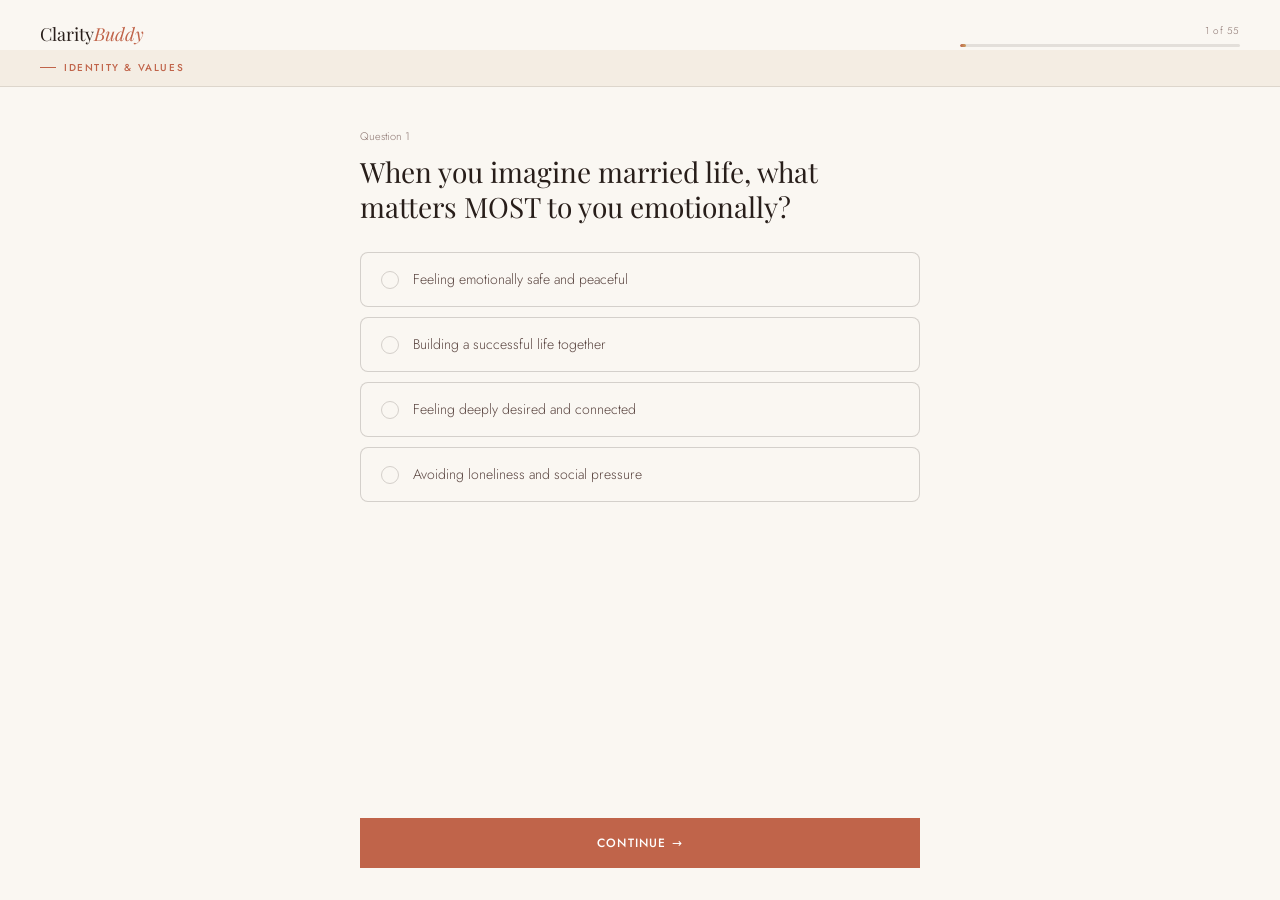
<file: frontend/report3.html>
<!DOCTYPE html>
<html lang="en">
<head>
  <meta charset="UTF-8">
  <meta name="viewport" content="width=device-width, initial-scale=1.0">
  <title>Your Relationship Clarity Report — ClarityBuddy</title>
  <script>
    window.CB_API_URL = (window.location.hostname === 'localhost' || window.location.hostname === '127.0.0.1')
  ? 'http://localhost:8000'
  : 'https://claritybuddy-production.up.railway.app';
  </script>
  <link rel="preconnect" href="https://fonts.googleapis.com">
  <link rel="preconnect" href="https://fonts.gstatic.com" crossorigin>
  <link href="https://fonts.googleapis.com/css2?family=Playfair+Display:ital,wght@0,400;0,500;1,400&family=Jost:wght@300;400;500&display=swap" rel="stylesheet">
  <link rel="stylesheet" href="css/main.css">
  <style>
    body { background: var(--cream); padding-top: 64px; }
    .nav { position: fixed; }

    /* ── Report hero ── */
    .report-hero {
      padding: 48px 20px 36px;
      background: var(--warm);
      border-bottom: 1px solid var(--border);
      text-align: center;
    }
    @media (min-width: 640px) { .report-hero { padding: 56px 40px 44px; } }

    .report-hero__label {
      font-size: 10px;
      font-weight: 500;
      letter-spacing: 0.2em;
      text-transform: uppercase;
      color: var(--terra);
      margin-bottom: 12px;
      display: flex;
      align-items: center;
      justify-content: center;
      gap: 8px;
    }
    .report-hero__label::before,
    .report-hero__label::after {
      content: '';
      width: 20px;
      height: 1px;
      background: var(--terra);
    }

    .report-hero__score-big {
      font-family: var(--font-serif);
      font-size: clamp(56px, 14vw, 88px);
      font-weight: 400;
      line-height: 1;
      color: var(--terra);
      margin-bottom: 4px;
    }
    .report-hero__score-label {
      font-size: 11px;
      font-weight: 500;
      letter-spacing: 0.14em;
      text-transform: uppercase;
      color: var(--ink-soft);
      margin-bottom: 20px;
    }

    .report-hero__meta {
      display: flex;
      flex-wrap: wrap;
      gap: 10px;
      justify-content: center;
      margin-bottom: 16px;
    }
    .meta-pill {
      background: var(--cream);
      border: 1px solid var(--border);
      padding: 6px 14px;
      font-size: 12px;
      color: var(--ink-mid);
      display: flex;
      gap: 6px;
      align-items: center;
    }
    .meta-pill strong { color: var(--terra); }

    /* ── Report body ── */
    .report-body {
      max-width: 720px;
      margin: 0 auto;
      padding: 0 20px 80px;
    }
    @media (min-width: 640px) { .report-body { padding: 0 40px 80px; } }

    /* ── Dimension scorecard (free) ── */
    .scorecard {
      padding: 36px 0;
      border-bottom: 1px solid var(--border);
    }
    .scorecard__eyebrow {
      font-size: 9px;
      font-weight: 500;
      letter-spacing: 0.18em;
      text-transform: uppercase;
      color: var(--terra);
      margin-bottom: 6px;
    }
    .scorecard__title {
      font-family: var(--font-serif);
      font-size: 22px;
      margin-bottom: 24px;
    }
    .dim-list {
      display: flex;
      flex-direction: column;
      gap: 16px;
    }
    .dim-item {}
    .dim-item__header {
      display: flex;
      justify-content: space-between;
      align-items: baseline;
      margin-bottom: 5px;
    }
    .dim-item__name {
      font-size: 13px;
      font-weight: 500;
      color: var(--ink);
    }
    .dim-item__score {
      font-family: var(--font-serif);
      font-size: 15px;
      color: var(--terra);
    }
    .dim-bar {
      height: 4px;
      background: var(--border);
      border-radius: 2px;
      overflow: hidden;
    }
    .dim-bar__fill {
      height: 100%;
      background: linear-gradient(90deg, var(--terra), var(--gold));
      border-radius: 2px;
      width: 0;
      transition: width 1.2s ease;
    }

    /* ── Patterns badges ── */
    .patterns-wrap {
      padding: 32px 0;
      border-bottom: 1px solid var(--border);
    }
    .patterns-wrap__eyebrow {
      font-size: 9px;
      font-weight: 500;
      letter-spacing: 0.18em;
      text-transform: uppercase;
      color: var(--terra);
      margin-bottom: 6px;
    }
    .patterns-wrap__title {
      font-family: var(--font-serif);
      font-size: 22px;
      margin-bottom: 16px;
    }
    .pattern-tags {
      display: flex;
      flex-wrap: wrap;
      gap: 8px;
    }
    .pattern-tag {
      background: var(--warm);
      border: 1px solid var(--border);
      color: var(--ink-mid);
      font-size: 12px;
      padding: 7px 14px;
      letter-spacing: 0.02em;
    }

    /* ── Paywall ── */
    .paywall {
      position: relative;
      margin-top: 8px;
    }
    .paywall__blur-content {
      filter: blur(5px);
      user-select: none;
      pointer-events: none;
      padding: 20px 0;
    }
    .paywall__blur-text {
      font-size: 14px;
      line-height: 1.8;
      color: var(--ink-mid);
    }
    .paywall__overlay {
      position: absolute;
      inset: 0;
      background: linear-gradient(to bottom,
        transparent 0%,
        rgba(250,247,242,0.7) 25%,
        var(--cream) 55%);
      display: flex;
      flex-direction: column;
      align-items: center;
      justify-content: flex-end;
      padding: 20px;
      z-index: 2;
    }

    /* ── Unlock card ── */
    .unlock-card {
      background: var(--ink);
      color: var(--cream);
      padding: 32px 24px;
      text-align: center;
      position: relative;
      overflow: hidden;
      margin: 32px 0;
    }
    .unlock-card::before {
      content: '';
      position: absolute;
      top: 0; left: 0; right: 0;
      height: 3px;
      background: linear-gradient(90deg, var(--terra), var(--gold));
    }
    .unlock-card__eyebrow {
      font-size: 9px;
      font-weight: 500;
      letter-spacing: 0.2em;
      text-transform: uppercase;
      color: var(--gold);
      margin-bottom: 12px;
    }
    .unlock-card__title {
      font-family: var(--font-serif);
      font-size: 26px;
      color: var(--cream);
      margin-bottom: 12px;
      line-height: 1.25;
    }
    .unlock-card__desc {
      font-size: 13px;
      color: rgba(250,247,242,0.6);
      line-height: 1.7;
      margin-bottom: 24px;
      max-width: 340px;
      margin-left: auto;
      margin-right: auto;
    }
    .unlock-card__what {
      display: flex;
      flex-direction: column;
      gap: 8px;
      text-align: left;
      margin-bottom: 24px;
      max-width: 320px;
      margin-left: auto;
      margin-right: auto;
    }
    .unlock-card__item {
      font-size: 12px;
      color: rgba(250,247,242,0.7);
      display: flex;
      gap: 10px;
    }
    .unlock-card__item::before {
      content: '✓';
      color: var(--sage);
      flex-shrink: 0;
    }
    .unlock-card__price {
      font-family: var(--font-serif);
      font-size: 44px;
      color: var(--cream);
      line-height: 1;
      margin-bottom: 4px;
    }
    .unlock-card__price sup {
      font-size: 20px;
      font-family: var(--font-sans);
      font-weight: 300;
      vertical-align: top;
      margin-top: 8px;
      display: inline-block;
    }
    .unlock-card__price-note {
      font-size: 11px;
      color: rgba(250,247,242,0.4);
      margin-bottom: 20px;
    }

    /* ── Full report ── */
    .full-report { display: none; }
    .full-report.revealed { display: block; }

    .report-section-full {
      padding: 32px 0;
      border-bottom: 1px solid var(--border);
    }
    .report-section-full:last-child { border-bottom: none; }
    .report-section-full__label {
      font-size: 9px;
      font-weight: 500;
      letter-spacing: 0.18em;
      text-transform: uppercase;
      color: var(--terra);
      margin-bottom: 10px;
    }
    .report-section-full__title {
      font-family: var(--font-serif);
      font-size: 22px;
      margin-bottom: 14px;
    }
    .report-section-full__body {
      font-size: 14px;
      line-height: 1.85;
      color: var(--ink-mid);
    }
    .report-section-full__body p + p { margin-top: 12px; }

    /* Journal prompts */
    .journal-prompts {
      display: flex;
      flex-direction: column;
      gap: 14px;
      margin-top: 8px;
    }
    .journal-prompt {
      background: var(--warm);
      border-left: 3px solid var(--terra);
      padding: 14px 18px;
      font-family: var(--font-serif);
      font-size: 15px;
      font-style: italic;
      color: var(--ink);
      line-height: 1.6;
    }

    /* ── Share ── */
    .share-section {
      padding: 32px 0;
      text-align: center;
      border-top: 1px solid var(--border);
    }
    .share-title {
      font-family: var(--font-serif);
      font-size: 20px;
      margin-bottom: 8px;
    }
    .share-sub { font-size: 13px; color: var(--ink-soft); margin-bottom: 20px; }
    .share-buttons { display: flex; gap: 10px; justify-content: center; flex-wrap: wrap; }
  </style>
  <!-- Meta Pixel -->
  <script>!function(f,b,e,v,n,t,s){if(f.fbq)return;n=f.fbq=function(){n.callMethod?n.callMethod.apply(n,arguments):n.queue.push(arguments)};if(!f._fbq)f._fbq=n;n.push=n;n.loaded=!0;n.version='2.0';n.queue=[];t=b.createElement(e);t.async=!0;t.src=v;s=b.getElementsByTagName(e)[0];s.parentNode.insertBefore(t,s)}(window,document,'script','https://connect.facebook.net/en_US/fbevents.js');fbq('init','1385494536500472');fbq('track','PageView');</script>
  <noscript><img height="1" width="1" style="display:none" src="https://www.facebook.com/tr?id=1385494536500472&ev=PageView&noscript=1"/></noscript>
</head>
<body>

<!-- Nav -->
<nav class="nav">
  <a href="index.html" class="nav__logo">Clarity<em>Buddy</em></a>
</nav>

<!-- Loading state -->
<div id="page-loader" style="display:flex;flex-direction:column;align-items:center;justify-content:center;min-height:80vh;gap:20px;text-align:center;padding:40px 20px;">
  <div style="width:48px;height:48px;border:2px solid var(--border);border-top-color:var(--terra);border-radius:50%;animation:spin 0.8s linear infinite;"></div>
  <p style="font-family:var(--font-serif);font-size:20px;color:var(--ink);">Loading your report…</p>
  <style>@keyframes spin{to{transform:rotate(360deg)}}</style>
</div>

<!-- Report -->
<div id="report-content" style="display:none;">

  <!-- Hero: overall score + labels (always free) -->
  <section class="report-hero">
    <div class="report-hero__label">Relationship Clarity Report</div>
    <div class="report-hero__score-big" id="overall-score">—</div>
    <div class="report-hero__score-label">Overall Clarity Score / 100</div>
    <div class="report-hero__meta" id="hero-meta">
      <!-- injected by JS: Attachment Style + Marriage Readiness Type -->
    </div>
  </section>

  <!-- Report body -->
  <div class="report-body">

    <!-- FREE: 11 Dimension scorecard -->
    <div class="scorecard animate-fadeup delay-1">
      <div class="scorecard__eyebrow">Your Clarity Scorecard</div>
      <h2 class="scorecard__title">How you score across 11 dimensions</h2>
      <div class="dim-list" id="dim-list">
        <!-- injected by JS -->
      </div>
    </div>

    <!-- FREE: Dominant patterns -->
    <div class="patterns-wrap animate-fadeup delay-2">
      <div class="patterns-wrap__eyebrow">Your Dominant Patterns</div>
      <h2 class="patterns-wrap__title">The emotional patterns shaping your decisions</h2>
      <div class="pattern-tags" id="pattern-tags">
        <!-- injected by JS -->
      </div>
    </div>

    <!-- PAYWALL -->
    <div id="paywall-section">

      <div class="paywall animate-fadeup delay-3">
        <div class="paywall__blur-content">
          <div class="paywall__blur-text">
            <p><strong>Your Relationship Clarity Profile</strong></p>
            <p>Your scores reveal a deeply self-aware woman who understands what she values emotionally — but the way these patterns interact tells a more layered story. There is a tension between your genuine desire for emotional safety and the type of connection that actually pulls your attention. That tension is not a flaw. It is a signal worth understanding before your next decision.</p>
            <br>
            <p><strong>Your Strongest Patterns</strong></p>
            <p>Your intuition is one of your most underused assets. You have moments of sharp clarity — where you know something is off before you can articulate why. The challenge is what you do with that knowing. Understanding where your strength already exists is the first step to trusting it fully.</p>
          </div>
        </div>
        <div class="paywall__overlay">
          <p style="font-size:12px;color:var(--ink-soft);margin-bottom:12px;">Your full 10-section report is ready</p>
          <button class="btn btn--primary btn--full" onclick="scrollToUnlock()">Unlock Full Report ₹299 →</button>
        </div>
      </div>

      <!-- Unlock card -->
      <div class="unlock-card animate-fadeup" id="unlock-card">
        <div class="unlock-card__eyebrow">Unlock Your Full Report</div>
        <h2 class="unlock-card__title">Your scorecard shows <em style="color:var(--gold)">what</em> the patterns are.<br>The full report tells you <em style="color:var(--gold)">why.</em></h2>
        <p class="unlock-card__desc">10 sections written specifically from your 55 answers — not a template. The most comprehensive relationship clarity report available.</p>

        <div class="unlock-card__what">
          <div class="unlock-card__item">Your Relationship Clarity Profile</div>
          <div class="unlock-card__item">Your Strongest Patterns — named precisely</div>
          <div class="unlock-card__item">Your Hidden Blind Spots — explained compassionately</div>
          <div class="unlock-card__item">What May Be Causing Your Confusion</div>
          <div class="unlock-card__item">Your Relationship Decision Style</div>
          <div class="unlock-card__item">Your Emotional Pattern in Love</div>
          <div class="unlock-card__item">Your Biggest Growth Edge</div>
          <div class="unlock-card__item">3 personalised journal prompts</div>
          <div class="unlock-card__item">Your clear next step</div>
        </div>

        <div class="unlock-card__price"><sup>₹</sup>299</div>
        <p class="unlock-card__price-note">One-time · Full 10-section Relationship Clarity Report</p>

        <button id="btn-unlock" class="btn btn--cream btn--full btn--lg" onclick="handleUnlock()">
          Unlock My Full Report →
        </button>

        <p style="font-size:11px;color:rgba(250,247,242,0.35);margin-top:14px;">
          Secure payment via Razorpay · UPI, Cards, NetBanking accepted
        </p>
      </div>

    </div><!-- /paywall-section -->

    <!-- FULL REPORT (revealed after payment) -->
    <div id="full-report" class="full-report">

      <div class="report-section-full animate-fadeup">
        <div class="report-section-full__label">Your Profile</div>
        <h3 class="report-section-full__title">Your Relationship Clarity Profile</h3>
        <div class="report-section-full__body" id="sec-profile"></div>
      </div>

      <div class="report-section-full animate-fadeup delay-1">
        <div class="report-section-full__label">Your Strengths</div>
        <h3 class="report-section-full__title">Your Strongest Patterns</h3>
        <div class="report-section-full__body" id="sec-strengths"></div>
      </div>

      <div class="report-section-full animate-fadeup delay-2">
        <div class="report-section-full__label">Blind Spots</div>
        <h3 class="report-section-full__title">Your Hidden Blind Spots</h3>
        <div class="report-section-full__body" id="sec-blindspots"></div>
      </div>

      <div class="report-section-full animate-fadeup delay-3">
        <div class="report-section-full__label">Confusion Sources</div>
        <h3 class="report-section-full__title">What May Be Causing Your Confusion</h3>
        <div class="report-section-full__body" id="sec-confusion"></div>
      </div>

      <div class="report-section-full animate-fadeup">
        <div class="report-section-full__label">Decision Style</div>
        <h3 class="report-section-full__title">Your Relationship Decision Style</h3>
        <div class="report-section-full__body" id="sec-decisionstyle"></div>
      </div>

      <div class="report-section-full animate-fadeup delay-1">
        <div class="report-section-full__label">Emotional Pattern</div>
        <h3 class="report-section-full__title">Your Emotional Pattern in Love</h3>
        <div class="report-section-full__body" id="sec-emotionalpattern"></div>
      </div>

      <div class="report-section-full animate-fadeup delay-2">
        <div class="report-section-full__label">Growth Edge</div>
        <h3 class="report-section-full__title">Your Biggest Growth Edge</h3>
        <div class="report-section-full__body" id="sec-growthedge"></div>
      </div>

      <div class="report-section-full animate-fadeup delay-3">
        <div class="report-section-full__label">Journal Prompts</div>
        <h3 class="report-section-full__title">Questions to sit with</h3>
        <div class="journal-prompts" id="sec-prompts"></div>
      </div>

      <div class="report-section-full animate-fadeup">
        <div class="report-section-full__label">Your Next Step</div>
        <h3 class="report-section-full__title">Where to go from here</h3>
        <div class="report-section-full__body" id="sec-nextstep"></div>
      </div>

      <!-- Share -->
      <div class="share-section">
        <h3 class="share-title">Save or share your report</h3>
        <p class="share-sub">Keep it, reflect on it, or share it with someone you trust.</p>
        <div class="share-buttons">
          <button class="btn btn--primary btn--sm" id="btn-download" onclick="downloadReport3()">Download PDF</button>
          <button class="btn btn--outline btn--sm" onclick="shareWhatsApp()">Share on WhatsApp</button>
          <button class="btn btn--outline btn--sm" onclick="copyLink()">Copy Link</button>
        </div>
      </div>

    </div><!-- /full-report -->

  </div><!-- /report-body -->
</div><!-- /report-content -->

<div id="cb-toast" class="toast"></div>

<script type="module">
import { getReport3Preview, getReport3Full } from './js/api.js';

async function openCheckout(reportId, plan, userInfo) {
  const { openCheckout: _open } = await import('./js/payment.js');
  return _open(reportId, plan, userInfo);
}

/* Dimension display labels + order */
const DIM_LABELS = [
  { key: 'identityClarity',              label: 'Identity Clarity' },
  { key: 'emotionalStability',           label: 'Emotional Stability' },
  { key: 'boundaryStrength',             label: 'Boundary Strength' },
  { key: 'pressureVulnerability',        label: 'Pressure Vulnerability' },
  { key: 'selfTrust',                    label: 'Self-Trust' },
  { key: 'redFlagBlindness',             label: 'Red Flag Blindness Risk' },
  { key: 'overthinking',                 label: 'Overthinking vs Intuition' },
  { key: 'goodOnPaperBias',              label: '"Good On Paper" Bias' },
  { key: 'emotionalAvailabilityMismatch',label: 'Emotional Availability Match' },
  { key: 'marriageReadiness',            label: 'Marriage Readiness' },
  { key: 'secureAttachment',             label: 'Secure Attachment Tendency' },
];

/* Risk dims: high score = worse → bar colour shifts */
const RISK_DIMS = new Set(['pressureVulnerability', 'redFlagBlindness', 'overthinking', 'goodOnPaperBias', 'emotionalAvailabilityMismatch']);

let currentReportId = null;

async function init() {
  const params   = new URLSearchParams(window.location.search);
  const reportId = params.get('id') || localStorage.getItem('cb_report_id');
  const unlocked = params.get('unlocked') === '1';

  if (!reportId) {
    window.location.href = 'quiz3.html';
    return;
  }

  currentReportId = reportId;

  try {
    if (unlocked) {
      await loadFullReport(reportId);
    } else {
      await loadPreview(reportId);
    }
  } catch (err) {
    showToast('Could not load your report. Please try again.');
    document.getElementById('page-loader').style.display = 'none';
  }
}

async function loadPreview(reportId) {
  const data = await getReport3Preview(reportId);

  if (data.paid) {
    await loadFullReport(reportId);
    return;
  }

  renderHero(data.overall_score);
  renderMeta(data.attachment_style, data.marriage_readiness_type);
  renderDimensions(data.scores);
  renderPatterns(data.dominant_patterns);

  document.getElementById('page-loader').style.display = 'none';
  document.getElementById('report-content').style.display = 'block';

  animateScoreBars(data.scores);
}

async function loadFullReport(reportId) {
  const data = await getReport3Full(reportId);

  renderHero(data.overall_score);
  renderMeta(data.attachment_style, data.marriage_readiness_type);
  renderDimensions(data.scores);
  renderPatterns(data.dominant_patterns);

  /* hide paywall, show full report */
  document.getElementById('paywall-section').style.display = 'none';
  document.getElementById('full-report').classList.add('revealed');

  /* render all sections */
  const s = data.sections || {};
  renderSection('sec-profile',         s.clarityProfile       || s.profile || '');
  renderSection('sec-strengths',       s.strongestPatterns    || data.strengths || '');
  renderSection('sec-blindspots',      s.hiddenBlindSpots     || data.blind_spots || '');
  renderSection('sec-confusion',       s.confusion            || '');
  renderSection('sec-decisionstyle',   s.decisionStyle        || '');
  renderSection('sec-emotionalpattern',s.emotionalPattern     || '');
  renderSection('sec-growthedge',      s.growthEdge           || '');
  renderPrompts(data.journal_prompts);
  renderSection('sec-nextstep',        data.next_step         || '');

  document.getElementById('page-loader').style.display = 'none';
  document.getElementById('report-content').style.display = 'block';

  animateScoreBars(data.scores);
}

function renderHero(score) {
  document.getElementById('overall-score').textContent = score ?? '—';
  document.title = `Your Relationship Clarity Report — ClarityBuddy`;
}

function renderMeta(attachmentStyle, marriageReadinessType) {
  const el = document.getElementById('hero-meta');
  el.innerHTML = `
    <div class="meta-pill"><strong>Attachment:</strong> ${attachmentStyle || '—'}</div>
    <div class="meta-pill"><strong>Readiness:</strong> ${marriageReadinessType || '—'}</div>
  `;
}

function renderDimensions(scores) {
  if (!scores) return;
  const list = document.getElementById('dim-list');
  list.innerHTML = DIM_LABELS.map(({ key, label }) => {
    const score = scores[key] ?? 0;
    return `
      <div class="dim-item">
        <div class="dim-item__header">
          <span class="dim-item__name">${label}</span>
          <span class="dim-item__score">${score}/100</span>
        </div>
        <div class="dim-bar">
          <div class="dim-bar__fill" data-score="${score}" style="width:0%"></div>
        </div>
      </div>
    `;
  }).join('');
}

function animateScoreBars(scores) {
  if (!scores) return;
  setTimeout(() => {
    document.querySelectorAll('.dim-bar__fill').forEach(el => {
      const s = parseInt(el.dataset.score, 10);
      el.style.width = s + '%';
    });
  }, 300);
}

function renderPatterns(patterns) {
  const el = document.getElementById('pattern-tags');
  if (!patterns?.length) { el.innerHTML = '<span class="pattern-tag">Processing…</span>'; return; }
  el.innerHTML = patterns.map(p => `<div class="pattern-tag">${p}</div>`).join('');
}

function renderSection(id, content) {
  if (!content) return;
  const el = document.getElementById(id);
  if (!el) return;
  el.innerHTML = content
    .split('\n')
    .filter(l => l.trim())
    .map(l => `<p>${l}</p>`)
    .join('');
}

function renderPrompts(prompts) {
  if (!prompts?.length) return;
  const el = document.getElementById('sec-prompts');
  el.innerHTML = prompts.map(p => `<div class="journal-prompt">${p}</div>`).join('');
}

/* ── Payment ── */
window.scrollToUnlock = function() {
  document.getElementById('unlock-card').scrollIntoView({ behavior: 'smooth', block: 'center' });
};

window.handleUnlock = async function() {
  const isDev = window.location.hostname === 'localhost' || window.location.hostname === '127.0.0.1';
  if (isDev) {
    await loadFullReport(currentReportId);
    return;
  }
  const userInfo = {
    name:  localStorage.getItem('cb_user_name')  || '',
    email: localStorage.getItem('cb_user_email') || '',
  };
  if (window.fbq) fbq('track', 'InitiateCheckout');
  await openCheckout(currentReportId, 'quiz3', userInfo);
};

/* ── Share ── */
window.shareWhatsApp = function() {
  const text = encodeURIComponent(`I just got my Relationship Clarity Report on ClarityBuddy. Check it out: ${window.location.href}`);
  window.open(`https://api.whatsapp.com/send?text=${text}`, '_blank');
};

window.copyLink = function() {
  navigator.clipboard.writeText(window.location.href)
    .then(() => showToast('Link copied!'))
    .catch(() => showToast('Could not copy link.'));
};

function showToast(msg) {
  let toast = document.getElementById('cb-toast');
  if (!toast) { toast = document.createElement('div'); toast.id = 'cb-toast'; toast.className = 'toast'; document.body.appendChild(toast); }
  toast.textContent = msg;
  toast.classList.add('show');
  setTimeout(() => toast.classList.remove('show'), 3500);
}

/* ── PDF Download ── */
function _pdfText(text) {
  if (!text) return '';
  return text
    .replace(/[''ʼ]/g, "'")
    .replace(/[""]/g, '"')
    .replace(/[—–]/g, '--')
    .replace(/•/g, '*')
    .replace(/…/g, '...')
    .replace(/ /g, ' ')
    .replace(/[^\x00-\xFF]/g, '?');
}

async function _loadJsPDF() {
  if (window.jspdf) return;
  await new Promise((res, rej) => {
    const s = document.createElement('script');
    s.src = 'https://cdnjs.cloudflare.com/ajax/libs/jspdf/2.5.1/jspdf.umd.min.js';
    s.onload = res; s.onerror = rej;
    document.head.appendChild(s);
  });
}

async function _embedGoogleFont(doc, family, weight, style) {
  try {
    const url = `https://raw.githubusercontent.com/google/fonts/main/ofl/${family.toLowerCase().replace(/ /g,'')}/static/${family.replace(/ /g,'')}${weight === '400' ? '' : '-'+weight}${style === 'italic' ? 'Italic' : ''}.ttf`;
    const res = await fetch(url);
    if (!res.ok) return false;
    const buf  = await res.arrayBuffer();
    const b64  = btoa(String.fromCharCode(...new Uint8Array(buf)));
    const name = `${family}-${weight}-${style}`;
    doc.addFileToVFS(`${name}.ttf`, b64);
    doc.addFont(`${name}.ttf`, family, style === 'italic' ? 'italic' : 'normal');
    return true;
  } catch { return false; }
}

window.downloadReport3 = async function() {
  const btn = document.getElementById('btn-download');
  if (btn) { btn.textContent = 'Preparing…'; btn.disabled = true; }

  try {
    await _loadJsPDF();

    const overallScore        = document.getElementById('overall-score').textContent;
    const attachmentStyle     = document.querySelector('.meta-pill:nth-child(1)')?.textContent.replace('Attachment:', '').trim() || '';
    const readinessType       = document.querySelector('.meta-pill:nth-child(2)')?.textContent.replace('Readiness:', '').trim() || '';
    const patterns            = Array.from(document.querySelectorAll('#pattern-tags .pattern-tag')).map(el => el.textContent.trim());

    const dims = Array.from(document.querySelectorAll('.dim-item')).map(el => ({
      name:  el.querySelector('.dim-item__name')?.textContent || '',
      score: el.querySelector('.dim-item__score')?.textContent || '',
    }));

    const sections = [
      { label: 'Your Relationship Clarity Profile', id: 'sec-profile' },
      { label: 'Your Strongest Patterns',           id: 'sec-strengths' },
      { label: 'Your Hidden Blind Spots',           id: 'sec-blindspots' },
      { label: 'What May Be Causing Your Confusion',id: 'sec-confusion' },
      { label: 'Your Relationship Decision Style',  id: 'sec-decisionstyle' },
      { label: 'Your Emotional Pattern in Love',    id: 'sec-emotionalpattern' },
      { label: 'Your Biggest Growth Edge',          id: 'sec-growthedge' },
    ].map(s => ({ label: s.label, text: _pdfText(document.getElementById(s.id)?.innerText || '') }))
     .filter(s => s.text.trim());

    const prompts  = Array.from(document.querySelectorAll('#sec-prompts .journal-prompt')).map(el => _pdfText(el.innerText.trim()));
    const nextStep = _pdfText(document.getElementById('sec-nextstep')?.innerText || '');

    const { jsPDF } = window.jspdf;
    const doc = new jsPDF({ unit: 'mm', format: 'a4', orientation: 'portrait' });

    const [pfOk, pfItalicOk, jostOk] = await Promise.all([
      _embedGoogleFont(doc, 'Playfair Display', '400', 'normal'),
      _embedGoogleFont(doc, 'Playfair Display', '400', 'italic'),
      _embedGoogleFont(doc, 'Jost', '400', 'normal'),
    ]);
    const SERIF   = pfOk       ? 'Playfair Display' : 'times';
    const SERIF_I = pfItalicOk ? 'Playfair Display' : 'times';
    const SANS    = jostOk     ? 'Jost'             : 'helvetica';

    const PW = 210, PH = 297, ML = 18, MR = 18, CW = PW - ML - MR, BOTTOM = PH - 16;
    let y = 0;

    const C = {
      terra:  [192, 100,  74], gold:   [201, 160,  96],
      ink:    [ 40,  30,  26], inkMid: [ 90,  69,  64],
      inkSoft:[140, 117, 112], cream:  [250, 247, 242],
      warm:   [244, 237, 227], border: [220, 210, 205],
    };

    const setFill  = c => doc.setFillColor(...c);
    const setDraw  = c => doc.setDrawColor(...c);
    let _curFont  = [SERIF, 11, 'normal'];
    let _curColor = [40, 30, 26];
    const setColor = c => { _curColor = c; doc.setTextColor(...c); };
    const setFont  = (f, s, st = 'normal') => { _curFont = [f, s, st]; doc.setFont(f, st); doc.setFontSize(s); };

    const _drawFooter = () => {
      setDraw(C.border); doc.setLineWidth(0.3);
      doc.line(ML, PH - 12, PW - MR, PH - 12);
      setFont(SANS, 7); setColor(C.inkSoft);
      doc.text('Generated by ClarityBuddy  ·  claritybuddy.in  ·  Relationship Clarity Framework', PW / 2, PH - 7, { align: 'center' });
    };

    const newPageIfNeeded = (need) => {
      if (y + need > BOTTOM) {
        const sf = [..._curFont], sc = [..._curColor];
        _drawFooter(); doc.addPage();
        setFill(C.cream); doc.rect(0, 0, PW, PH, 'F');
        y = 14;
        setFont(sf[0], sf[1], sf[2]);
        setColor(sc);
      }
    };

    const addText = (text, x, maxW, lineH, gap) => {
      for (const line of doc.splitTextToSize(text, maxW)) {
        newPageIfNeeded(lineH + 2);
        doc.text(line, x, y); y += lineH;
      }
      if (gap) y += 3;
    };

    const divider = () => {
      newPageIfNeeded(12);
      setDraw(C.border); doc.setLineWidth(0.3);
      doc.line(ML, y, PW - MR, y); y += 8;
    };

    const sectionLabel = (lbl) => {
      newPageIfNeeded(10);
      setFont(SANS, 7); setColor(C.terra);
      doc.text(lbl.toUpperCase(), ML, y, { charSpace: 0.8 }); y += 6;
    };

    /* ── PAGE 1 HEADER ── */
    setFill(C.cream); doc.rect(0, 0, PW, PH, 'F');
    setFill(C.terra); doc.rect(0, 0, PW * 0.55, 3, 'F');
    setFill(C.gold);  doc.rect(PW * 0.55, 0, PW * 0.45, 3, 'F');
    setFill(C.warm);  doc.rect(0, 3, PW, 72, 'F');

    y = 14;
    setFont(SANS, 7); setColor(C.terra);
    doc.text('YOUR RELATIONSHIP CLARITY REPORT  ·  CLARITYBUDDY', PW / 2, y, { align: 'center', charSpace: 0.8 });
    y += 12;

    /* Big score */
    setFont(SERIF, 52); setColor(C.terra);
    doc.text(overallScore, PW / 2, y + 10, { align: 'center' });
    y += 18;

    setFont(SANS, 7); setColor(C.inkSoft);
    doc.text('OVERALL CLARITY SCORE / 100', PW / 2, y, { align: 'center', charSpace: 0.5 });
    y += 9;

    /* Score bar */
    const scorePct = Math.min(parseInt(overallScore, 10) / 100, 1) || 0;
    setFill(C.border); doc.roundedRect(ML, y - 2, CW, 2.5, 1, 1, 'F');
    setFill(C.terra);  doc.roundedRect(ML, y - 2, CW * scorePct, 2.5, 1, 1, 'F');
    y += 8;

    /* Meta pills */
    setFont(SANS, 8); setColor(C.inkMid);
    doc.text(`Attachment: ${_pdfText(attachmentStyle)}`, PW / 2 - 40, y, { align: 'right' });
    doc.text(`Readiness: ${_pdfText(readinessType)}`,   PW / 2 + 40, y, { align: 'right' });
    y = 82;

    /* ── DIMENSION SCORECARD ── */
    divider();
    sectionLabel('Your Clarity Scorecard — 11 Dimensions');
    setFont(SANS, 8); setColor(C.inkMid);
    const colW = CW / 2 - 4;
    for (let i = 0; i < dims.length; i++) {
      const col = i % 2;
      if (col === 0) newPageIfNeeded(12);
      const x = ML + col * (colW + 8);
      if (col === 0 && i > 0) y += 0;
      setFont(SANS, 7); setColor(C.inkSoft);
      doc.text(_pdfText(dims[i].name), x, y);
      setFont(SANS, 8); setColor(C.terra);
      doc.text(dims[i].score, x + colW, y, { align: 'right' });
      const bY = y + 1.5;
      const scoreInt = parseInt(dims[i].score, 10) || 0;
      setFill(C.border); doc.roundedRect(x, bY, colW, 1.5, 0.5, 0.5, 'F');
      setFill(C.terra);  doc.roundedRect(x, bY, colW * scoreInt / 100, 1.5, 0.5, 0.5, 'F');
      if (col === 1 || i === dims.length - 1) y += 9;
    }

    /* ── DOMINANT PATTERNS ── */
    if (patterns.length) {
      divider();
      sectionLabel('Your Dominant Patterns');
      setFont(SERIF, 10); setColor(C.inkMid);
      addText(patterns.join('  ·  '), ML, CW, 5.5, true);
    }

    /* ── NARRATIVE SECTIONS ── */
    for (const sec of sections) {
      divider();
      sectionLabel(sec.label);
      setFont(SERIF, 11); setColor(C.inkMid);
      for (const para of sec.text.split('\n').filter(l => l.trim())) {
        addText(para, ML, CW, 5.5, true);
      }
    }

    /* ── JOURNAL PROMPTS ── */
    if (prompts.length) {
      divider();
      sectionLabel('Journal Prompts');
      for (const p of prompts) {
        newPageIfNeeded(18);
        setFill(C.warm); doc.rect(ML, y - 4, CW, 14, 'F');
        setFill(C.terra); doc.rect(ML, y - 4, 2, 14, 'F');
        setFont(SERIF, 10); setColor(C.ink); doc.setFont(SERIF, 'italic');
        for (const line of doc.splitTextToSize(p, CW - 8)) {
          doc.text(line, ML + 6, y); y += 5;
        }
        y += 6;
      }
    }

    /* ── NEXT STEP ── */
    if (nextStep.trim()) {
      divider();
      sectionLabel('Your Next Step');
      setFont(SERIF, 11); setColor(C.inkMid);
      for (const para of nextStep.split('\n').filter(l => l.trim())) {
        addText(para, ML, CW, 5.5, true);
      }
    }

    _drawFooter();
    doc.save('ClarityBuddy-Relationship-Clarity-Report.pdf');

  } catch (err) {
    console.error('[PDF]', err);
    showToast('Could not generate PDF. Please try again.');
  } finally {
    if (btn) { btn.textContent = 'Download PDF'; btn.disabled = false; }
  }
};

init();
</script>

</body>
</html>
</file>
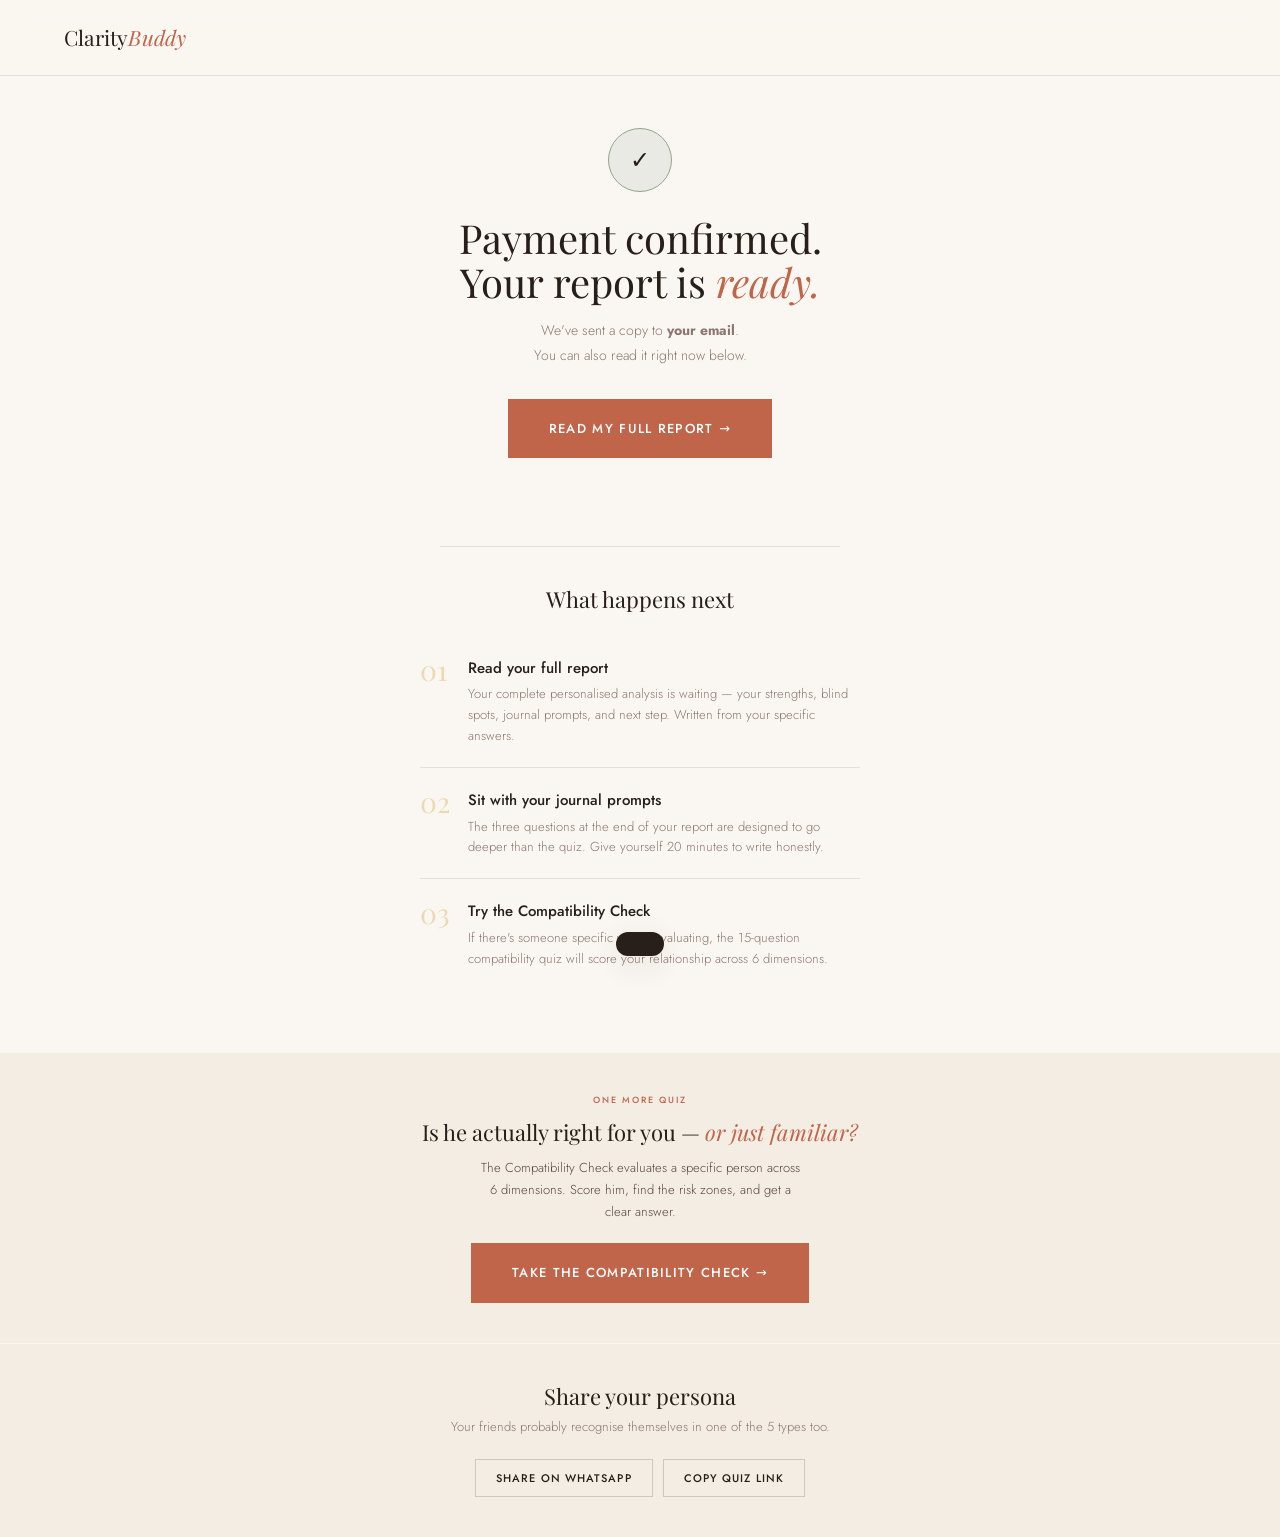
<file: frontend/thankyou.html>
<!DOCTYPE html>
<html lang="en">
<head>
  <meta charset="UTF-8">
  <meta name="viewport" content="width=device-width, initial-scale=1.0">
  <title>Payment Confirmed — ClarityBuddy</title>  <script>
    window.CB_API_URL = (window.location.hostname === 'localhost' || window.location.hostname === '127.0.0.1')
  ? 'http://localhost:8000'
  : 'https://claritybuddy-production.up.railway.app';
  </script>  <link rel="stylesheet" href="./css/main.css">
  <style>
    body { background: var(--cream); padding-top: 64px; }
    .nav { position: fixed; }
    .confirm-hero {
      padding: 64px 20px 48px;
      text-align: center;
      max-width: 560px;
      margin: 0 auto;
    }
    .confirm-icon {
      width: 64px; height: 64px;
      border-radius: 50%;
      background: rgba(143,164,143,0.15);
      border: 1.5px solid var(--sage);
      display: flex; align-items: center; justify-content: center;
      margin: 0 auto 24px;
      font-size: 24px;
    }
    .confirm-title {
      font-family: var(--font-serif);
      font-size: clamp(28px, 7vw, 40px);
      margin-bottom: 14px;
    }
    .confirm-sub {
      font-size: 14px; color: var(--ink-soft); line-height: 1.75;
      margin-bottom: 32px;
    }
    .confirm-divider {
      border: none; border-top: 1px solid var(--border);
      margin: 40px auto; max-width: 400px;
    }
    .what-next {
      max-width: 480px; margin: 0 auto;
      padding: 0 20px 64px;
    }
    .what-next__title {
      font-family: var(--font-serif); font-size: 22px; margin-bottom: 24px; text-align: center;
    }
    .next-item {
      display: flex; gap: 16px; align-items: flex-start;
      padding: 20px 0; border-bottom: 1px solid var(--border);
    }
    .next-item:last-child { border-bottom: none; }
    .next-item__num {
      font-family: var(--font-serif); font-size: 28px; font-weight: 400;
      color: var(--gold-pale); flex-shrink: 0; line-height: 1; width: 32px;
    }
    .next-item__title { font-size: 15px; font-weight: 500; color: var(--ink); margin-bottom: 4px; }
    .next-item__desc  { font-size: 13px; color: var(--ink-soft); line-height: 1.6; }

    .upsell-row {
      background: var(--ink); padding: 40px 24px; text-align: center; margin: 0 0 1px;
    }
    .upsell-row__eyebrow { font-size: 9px; font-weight: 500; letter-spacing: 0.2em; text-transform: uppercase; color: var(--gold); margin-bottom: 10px; }
    .upsell-row__title { font-family: var(--font-serif); font-size: 22px; color: var(--cream); margin-bottom: 10px; line-height: 1.3; }
    .upsell-row__desc { font-size: 13px; color: rgba(250,247,242,0.55); line-height: 1.7; margin-bottom: 20px; max-width: 320px; margin-left: auto; margin-right: auto; }

    .share-wrap { padding: 40px 20px; text-align: center; background: var(--warm); }
    .share-wrap h3 { font-family: var(--font-serif); font-size: 22px; margin-bottom: 8px; }
    .share-wrap p { font-size: 13px; color: var(--ink-soft); margin-bottom: 20px; }
    .share-buttons { display: flex; gap: 10px; justify-content: center; flex-wrap: wrap; }
  </style>
  <!-- Meta Pixel -->
  <script>!function(f,b,e,v,n,t,s){if(f.fbq)return;n=f.fbq=function(){n.callMethod?n.callMethod.apply(n,arguments):n.queue.push(arguments)};if(!f._fbq)f._fbq=n;n.push=n;n.loaded=!0;n.version='2.0';n.queue=[];t=b.createElement(e);t.async=!0;t.src=v;s=b.getElementsByTagName(e)[0];s.parentNode.insertBefore(t,s)}(window,document,'script','https://connect.facebook.net/en_US/fbevents.js');fbq('init','1385494536500472');fbq('track','PageView');</script>
  <noscript><img height="1" width="1" style="display:none" src="https://www.facebook.com/tr?id=1385494536500472&ev=PageView&noscript=1"/></noscript>
</head>
<body>

<nav class="nav">
  <a href="index.html" class="nav__logo">Clarity<em>Buddy</em></a>
</nav>

<!-- Confirmation -->
<div class="confirm-hero animate-fadeup">
  <div class="confirm-icon">✓</div>
  <h1 class="confirm-title">Payment confirmed.<br>Your report is <em>ready.</em></h1>
  <p class="confirm-sub">
    We've sent a copy to <strong id="user-email">your email</strong>.<br>
    You can also read it right now below.
  </p>
  <a id="btn-view-report" href="report.html" class="btn btn--primary btn--lg">Read My Full Report →</a>
</div>

<hr class="confirm-divider">

<!-- What's next -->
<div class="what-next">
  <h2 class="what-next__title">What happens next</h2>
  <div class="next-item">
    <div class="next-item__num">01</div>
    <div>
      <div class="next-item__title">Read your full report</div>
      <p class="next-item__desc">Your complete personalised analysis is waiting — your strengths, blind spots, journal prompts, and next step. Written from your specific answers.</p>
    </div>
  </div>
  <div class="next-item">
    <div class="next-item__num">02</div>
    <div>
      <div class="next-item__title">Sit with your journal prompts</div>
      <p class="next-item__desc">The three questions at the end of your report are designed to go deeper than the quiz. Give yourself 20 minutes to write honestly.</p>
    </div>
  </div>
  <div class="next-item">
    <div class="next-item__num">03</div>
    <div>
      <div class="next-item__title">Try the Compatibility Check</div>
      <p class="next-item__desc">If there's someone specific you're evaluating, the 15-question compatibility quiz will score your relationship across 6 dimensions.</p>
    </div>
  </div>
</div>

<!-- MVP: subscription upsell hidden — enable when subscriptions are live
<div id="subscription-upsell" class="upsell-row">
  <div class="upsell-row__eyebrow">Your Journey Doesn't End Here</div>
  <h2 class="upsell-row__title">The report tells you <em style="color:var(--gold)">what</em> you are.<br>The subscription helps you <em style="color:var(--gold)">become</em> who you want to be.</h2>
  <p class="upsell-row__desc">The AI Clarity Coach knows your persona, your fears, your patterns. It responds to your actual situations — not generic advice.</p>
  <a href="index.html#pricing" class="btn btn--cream btn--lg">Start My 30-Day Clarity Journey →</a>
  <p style="font-size:11px;color:rgba(250,247,242,0.3);margin-top:12px;">₹399/month · Cancel anytime</p>
</div>
-->

<!-- Compatibility quiz upsell -->
<div id="compat-upsell" class="upsell-row" style="background: var(--warm); display: none;">
  <div class="upsell-row__eyebrow" style="color:var(--terra);">One More Quiz</div>
  <h2 class="upsell-row__title" style="color:var(--ink);">Is he actually right for you — <em>or just familiar?</em></h2>
  <p class="upsell-row__desc" style="color:var(--ink-mid);">The Compatibility Check evaluates a specific person across 6 dimensions. Score him, find the risk zones, and get a clear answer.</p>
  <a href="compatibility.html" class="btn btn--primary btn--lg">Take the Compatibility Check →</a>
</div>

<!-- Share -->
<div class="share-wrap">
  <h3>Share your persona</h3>
  <p>Your friends probably recognise themselves in one of the 5 types too.</p>
  <div class="share-buttons">
    <button class="btn btn--outline btn--sm" onclick="shareWhatsApp()">Share on WhatsApp</button>
    <button class="btn btn--outline btn--sm" onclick="copyLink()">Copy Quiz Link</button>
  </div>
</div>

<div id="cb-toast" class="toast"></div>

<script>
  /* Personalise from localStorage */
  const reportId  = localStorage.getItem('cb_report_id');
  const email     = localStorage.getItem('cb_user_email');
  const plan      = localStorage.getItem('cb_plan') || 'single';
  const archetype = localStorage.getItem('cb_persona') || '';

  if (email) document.getElementById('user-email').textContent = email;
  if (reportId) {
    document.getElementById('btn-view-report').href = `report.html?id=${reportId}&unlocked=1`;
  }

  /* Show right upsell based on plan */
  // MVP: subscription-upsell element is hidden — skip toggle
  if (plan === 'single') {
    document.getElementById('compat-upsell').style.display = 'block';
  }

  /* Share */
  window.shareWhatsApp = function() {
    const text = archetype
      ? `I just discovered my relationship persona — a relationship clarity quiz built on the Relationship Clarity Framework. Try it free: ${window.location.origin}/quiz.html`
      : `Take this relationship clarity quiz — it showed me patterns I didn't even know I had: ${window.location.origin}/quiz.html`;
    window.open(`https://wa.me/?text=${encodeURIComponent(text)}`, '_blank');
  };

  window.copyLink = function() {
    // navigator.clipboard.writeText(`${window.location.origin}/quiz.html`).then(() => {
    //   const t = document.getElementById('cb-toast');
    //   t.textContent = 'Link copied!';
    //   t.className = 'toast toast--success show';
    //   setTimeout(() => t.classList.remove('show'), 3000);
    // });
    
    // With this (no permission prompt):
    window.copyLink = function() {
      const el = document.createElement('textarea');
      el.value = `${window.location.origin}/quiz.html`;
      document.body.appendChild(el);
      el.select();
      document.execCommand('copy');
      document.body.removeChild(el);
      showToast('Link copied!', 'success');
    };
  };
</script>

</body>
</html>
</file>
<file: frontend/css/main.css>
/* ═══════════════════════════════════════════════════════
   ClarityBuddy — main.css
   Mobile-first. Breakpoints: 640px (tablet), 1024px (desktop)
   Fonts: Playfair Display (headings) + Jost (body)
═══════════════════════════════════════════════════════ */

/* ── Google Fonts ── */
@import url('https://fonts.googleapis.com/css2?family=Playfair+Display:ital,wght@0,400;0,500;1,400;1,500&family=Jost:wght@300;400;500&display=swap');

/* ── Brand Tokens ── */
:root {
  --cream:      #FAF7F2;
  --warm:       #F4EDE3;
  --blush:      #EDD4C4;
  --terra:      #C0644A;
  --terra-d:    #9E4C35;
  --gold:       #C9A060;
  --gold-pale:  #EDD9B0;
  --sage:       #8FA48F;
  --ink:        #281E1A;
  --ink-mid:    #5A4540;
  --ink-soft:   #8C7570;
  --border:     rgba(40,30,26,0.11);
  --border-mid: rgba(40,30,26,0.18);

  --font-serif: 'Playfair Display', Georgia, serif;
  --font-sans:  'Jost', system-ui, sans-serif;

  --radius-sm: 4px;
  --radius-md: 8px;
  --radius-lg: 14px;
  --radius-pill: 100px;

  --shadow-sm: 0 2px 12px rgba(40,30,26,0.06);
  --shadow-md: 0 8px 32px rgba(40,30,26,0.09);
  --shadow-lg: 0 16px 60px rgba(40,30,26,0.12);

  --transition: 0.2s ease;
}

/* ── Reset ── */
*, *::before, *::after { margin: 0; padding: 0; box-sizing: border-box; }
html { scroll-behavior: smooth; -webkit-text-size-adjust: 100%; }
body {
  background: var(--cream);
  color: var(--ink);
  font-family: var(--font-sans);
  font-weight: 300;
  font-size: 15px;
  line-height: 1.65;
  overflow-x: hidden;
  -webkit-font-smoothing: antialiased;
}
img { max-width: 100%; display: block; }
a { text-decoration: none; color: inherit; }
button { cursor: pointer; border: none; background: none; font-family: inherit; }

/* ── Typography ── */
h1, h2, h3, h4 {
  font-family: var(--font-serif);
  font-weight: 400;
  line-height: 1.1;
  color: var(--ink);
}
h1 { font-size: clamp(38px, 9vw, 62px); }
h2 { font-size: clamp(28px, 7vw, 44px); }
h3 { font-size: clamp(20px, 5vw, 28px); }
h4 { font-size: 18px; }

em { font-style: italic; color: var(--terra); }

p { color: var(--ink-mid); line-height: 1.75; }

/* ── Layout Helpers ── */
.container {
  width: 100%;
  max-width: 1200px;
  margin: 0 auto;
  padding: 0 20px;
}
@media (min-width: 640px)  { .container { padding: 0 40px; } }
@media (min-width: 1024px) { .container { padding: 0 64px; } }

.section { padding: 64px 0; }
@media (min-width: 640px)  { .section { padding: 80px 0; } }
@media (min-width: 1024px) { .section { padding: 100px 0; } }

/* ── Eyebrow ── */
.eyebrow {
  display: flex;
  align-items: center;
  gap: 10px;
  font-size: 10px;
  font-weight: 500;
  letter-spacing: 0.2em;
  text-transform: uppercase;
  color: var(--terra);
  margin-bottom: 14px;
}
.eyebrow::before {
  content: '';
  width: 22px;
  height: 1px;
  background: var(--terra);
  flex-shrink: 0;
}
.eyebrow--gold { color: var(--gold); }
.eyebrow--gold::before { background: var(--gold); }
.eyebrow--light { color: var(--gold-pale); }
.eyebrow--light::before { background: var(--gold-pale); }

/* ── Buttons ── */
.btn {
  display: inline-flex;
  align-items: center;
  justify-content: center;
  gap: 8px;
  font-family: var(--font-sans);
  font-size: 12px;
  font-weight: 500;
  letter-spacing: 0.1em;
  text-transform: uppercase;
  padding: 15px 32px;
  transition: background var(--transition), color var(--transition),
              border-color var(--transition), transform var(--transition);
  cursor: pointer;
  border: 1px solid transparent;
  white-space: nowrap;
}
.btn:hover { transform: translateY(-1px); }
.btn:active { transform: translateY(0); }

.btn--primary {
  background: var(--terra);
  color: #fff;
  border-color: var(--terra);
}
.btn--primary:hover { background: var(--terra-d); border-color: var(--terra-d); }

.btn--outline {
  background: transparent;
  color: var(--ink);
  border-color: var(--border-mid);
}
.btn--outline:hover { border-color: var(--terra); color: var(--terra); }

.btn--ghost {
  background: transparent;
  color: var(--ink-mid);
  border-color: transparent;
  padding: 15px 16px;
  border-bottom: 1px solid var(--ink-mid);
  border-radius: 0;
}
.btn--ghost:hover { color: var(--terra); border-color: var(--terra); transform: none; }

.btn--dark {
  background: var(--ink);
  color: var(--cream);
  border-color: var(--ink);
}
.btn--dark:hover { background: var(--terra); border-color: var(--terra); }

.btn--cream {
  background: var(--cream);
  color: var(--ink);
  border-color: var(--cream);
}
.btn--cream:hover { background: var(--gold-pale); border-color: var(--gold-pale); }

.btn--pill { border-radius: var(--radius-pill); }
.btn--full { width: 100%; white-space: normal; }
.btn--sm { font-size: 11px; padding: 10px 20px; }
.btn--lg { font-size: 13px; padding: 18px 40px; }

.btn--loading {
  opacity: 0.85;
  pointer-events: none;
}
.btn--loading::after {
  content: '';
  display: inline-block;
  vertical-align: middle;
  margin-left: 10px;
  width: 15px;
  height: 15px;
  border: 2px solid currentColor;
  border-top-color: transparent;
  border-radius: 50%;
  animation: spin 0.65s linear infinite;
}
@keyframes spin { to { transform: rotate(360deg); } }

/* ── Nav ── */
.nav {
  position: fixed;
  top: 0; left: 0; right: 0;
  z-index: 200;
  display: flex;
  align-items: center;
  justify-content: space-between;
  padding: 16px 20px;
  background: rgba(250,247,242,0.93);
  backdrop-filter: blur(14px);
  -webkit-backdrop-filter: blur(14px);
  border-bottom: 1px solid var(--border);
  transition: box-shadow var(--transition);
}
.nav.scrolled { box-shadow: var(--shadow-sm); }
@media (min-width: 640px) { .nav { padding: 18px 40px; } }
@media (min-width: 1024px) { .nav { padding: 20px 64px; } }

.nav__logo {
  font-family: var(--font-serif);
  font-size: 21px;
  font-weight: 400;
  color: var(--ink);
  letter-spacing: 0.01em;
}
.nav__logo em { font-style: italic; color: var(--terra); }

.nav__links {
  display: none;
  list-style: none;
  gap: 32px;
}
@media (min-width: 1024px) {
  .nav__links {
    display: flex;
    align-items: center;
  }
  .nav__links a {
    font-size: 12px;
    font-weight: 400;
    letter-spacing: 0.06em;
    color: var(--ink-mid);
    transition: color var(--transition);
  }
  .nav__links a:hover { color: var(--terra); }
}

/* ── Cards ── */
.card {
  background: #fff;
  border: 1px solid var(--border);
  border-radius: var(--radius-md);
  padding: 28px 24px;
  box-shadow: var(--shadow-sm);
  position: relative;
  overflow: hidden;
}
.card--accent::before {
  content: '';
  position: absolute;
  top: 0; left: 0; right: 0;
  height: 3px;
  background: linear-gradient(90deg, var(--terra), var(--gold));
}
.card--dark {
  background: var(--ink);
  border-color: var(--ink);
  color: var(--cream);
}
.card--warm { background: var(--warm); }

/* ── Form Elements ── */
.form-group {
  display: flex;
  flex-direction: column;
  gap: 6px;
  margin-bottom: 20px;
}
.form-label {
  font-size: 12px;
  font-weight: 500;
  letter-spacing: 0.06em;
  text-transform: uppercase;
  color: var(--ink-soft);
}
.form-input {
  width: 100%;
  padding: 14px 16px;
  font-family: var(--font-sans);
  font-size: 15px;
  font-weight: 300;
  color: var(--ink);
  background: var(--cream);
  border: 1px solid var(--border-mid);
  border-radius: var(--radius-sm);
  outline: none;
  transition: border-color var(--transition), box-shadow var(--transition);
}
.form-input:focus {
  border-color: var(--terra);
  box-shadow: 0 0 0 3px rgba(192,100,74,0.1);
}
.form-input::placeholder { color: var(--ink-soft); opacity: 0.6; }

/* ── Quiz Option Button ── */
.quiz-option {
  width: 100%;
  text-align: left;
  padding: 16px 20px;
  border: 1px solid var(--border-mid);
  border-radius: var(--radius-md);
  background: var(--cream);
  font-family: var(--font-sans);
  font-size: 14px;
  font-weight: 300;
  color: var(--ink-mid);
  cursor: pointer;
  transition: all var(--transition);
  display: flex;
  align-items: center;
  gap: 14px;
  line-height: 1.5;
}
.quiz-option:hover {
  border-color: var(--terra);
  color: var(--ink);
  background: rgba(192,100,74,0.04);
  transform: translateX(4px);
}
.quiz-option.selected {
  border-color: var(--terra);
  background: rgba(192,100,74,0.08);
  color: var(--ink);
}
.quiz-option__dot {
  width: 18px;
  height: 18px;
  border-radius: 50%;
  border: 1.5px solid var(--border-mid);
  flex-shrink: 0;
  transition: all var(--transition);
  display: flex;
  align-items: center;
  justify-content: center;
}
.quiz-option.selected .quiz-option__dot {
  background: var(--terra);
  border-color: var(--terra);
}
.quiz-option.selected .quiz-option__dot::after {
  content: '';
  width: 6px;
  height: 6px;
  border-radius: 50%;
  background: #fff;
}

/* ── Progress Bar ── */
.progress-bar {
  width: 100%;
  height: 3px;
  background: var(--border);
  border-radius: 2px;
  overflow: hidden;
}
.progress-bar__fill {
  height: 100%;
  background: linear-gradient(90deg, var(--terra), var(--gold));
  border-radius: 2px;
  transition: width 0.4s ease;
}

/* ── Score Bar ── */
.score-bar {
  display: flex;
  align-items: center;
  gap: 12px;
}
.score-bar__track {
  flex: 1;
  height: 4px;
  background: var(--border);
  border-radius: 2px;
  overflow: hidden;
}
.score-bar__fill {
  height: 100%;
  background: linear-gradient(90deg, var(--terra), var(--gold));
  border-radius: 2px;
  transition: width 1.2s ease;
}
.score-bar__num {
  font-family: var(--font-serif);
  font-size: 22px;
  font-weight: 400;
  color: var(--terra);
  flex-shrink: 0;
}

/* ── Tags ── */
.tag {
  display: inline-block;
  font-size: 9px;
  font-weight: 500;
  letter-spacing: 0.1em;
  text-transform: uppercase;
  padding: 4px 12px;
  border: 1px solid var(--border);
  color: var(--ink-soft);
  border-radius: var(--radius-sm);
}
.tag--terra {
  border-color: rgba(192,100,74,0.3);
  color: var(--terra);
  background: rgba(192,100,74,0.06);
}

/* ── Blurred / Locked Content ── */
.locked {
  position: relative;
  overflow: hidden;
}
.locked__overlay {
  position: absolute;
  inset: 0;
  background: linear-gradient(to bottom, transparent 0%, rgba(250,247,242,0.8) 30%, var(--cream) 60%);
  display: flex;
  flex-direction: column;
  align-items: center;
  justify-content: flex-end;
  padding: 32px 24px;
  z-index: 2;
}
.locked__blur {
  filter: blur(6px);
  user-select: none;
  pointer-events: none;
}

/* ── Loader / Spinner ── */
.loader {
  display: flex;
  flex-direction: column;
  align-items: center;
  justify-content: center;
  gap: 20px;
  padding: 60px 20px;
  text-align: center;
}
.loader__ring {
  width: 48px;
  height: 48px;
  border: 2px solid var(--border);
  border-top-color: var(--terra);
  border-radius: 50%;
  animation: spin 0.8s linear infinite;
}
.loader__text {
  font-size: 13px;
  color: var(--ink-soft);
  font-style: italic;
}

/* ── Toast / Alert ── */
.toast {
  position: fixed;
  bottom: 24px;
  left: 50%;
  transform: translateX(-50%) translateY(80px);
  background: var(--ink);
  color: var(--cream);
  font-size: 13px;
  padding: 12px 24px;
  border-radius: var(--radius-pill);
  box-shadow: var(--shadow-md);
  z-index: 300;
  transition: transform 0.3s ease;
  white-space: nowrap;
}
.toast.show { transform: translateX(-50%) translateY(0); }
.toast--error { background: #9E3A2A; }
.toast--success { background: var(--sage); color: var(--ink); }

/* ── Section Backgrounds ── */
.bg-cream  { background: var(--cream); }
.bg-warm   { background: var(--warm); }
.bg-ink    { background: var(--ink); }
.bg-terra  { background: linear-gradient(150deg, var(--terra) 0%, var(--terra-d) 100%); }

/* ── Archetype Card (dark bg) ── */
.arch-card {
  background: rgba(255,255,255,0.05);
  border: 1px solid rgba(255,255,255,0.09);
  border-radius: var(--radius-md);
  padding: 24px 20px;
  transition: background var(--transition);
}
.arch-card:hover { background: rgba(255,255,255,0.1); }
.arch-card--goal {
  background: rgba(192,100,74,0.1);
  border-color: rgba(192,100,74,0.35);
}
.arch-card__icon { font-size: 24px; margin-bottom: 12px; }
.arch-card__name {
  font-family: var(--font-serif);
  font-size: 17px;
  color: var(--cream);
  margin-bottom: 5px;
  line-height: 1.3;
}
.arch-card__badge {
  font-size: 9px;
  font-weight: 500;
  letter-spacing: 0.12em;
  text-transform: uppercase;
  color: var(--terra);
  display: block;
  margin-bottom: 10px;
}
.arch-card--goal .arch-card__badge { color: var(--gold); }
.arch-card__desc { font-size: 12px; line-height: 1.65; color: rgba(250,247,242,0.45); }

/* ── Pricing Card ── */
.price-card {
  border: 1px solid var(--border);
  padding: 28px 22px;
  position: relative;
  transition: box-shadow var(--transition), transform var(--transition);
  background: var(--cream);
}
.price-card:hover { box-shadow: var(--shadow-md); transform: translateY(-2px); }
.price-card--featured { background: var(--ink); color: var(--cream); border-color: var(--ink); }
.price-card__badge {
  position: absolute;
  top: -11px;
  left: 20px;
  background: var(--terra);
  color: #fff;
  font-size: 9px;
  font-weight: 500;
  letter-spacing: 0.12em;
  text-transform: uppercase;
  padding: 3px 14px;
}
.price-card__tier {
  font-size: 10px;
  font-weight: 500;
  letter-spacing: 0.15em;
  text-transform: uppercase;
  color: var(--terra);
  margin-bottom: 8px;
}
.price-card--featured .price-card__tier { color: var(--gold); }
.price-card__amount {
  font-family: var(--font-serif);
  font-size: 44px;
  font-weight: 400;
  line-height: 1;
  color: var(--ink);
  margin-bottom: 4px;
}
.price-card--featured .price-card__amount { color: var(--cream); }
.price-card__amount sup {
  font-size: 18px;
  font-family: var(--font-sans);
  font-weight: 300;
  vertical-align: top;
  margin-top: 8px;
  display: inline-block;
}
.price-card__period {
  font-size: 11px;
  color: var(--ink-soft);
  margin-bottom: 18px;
}
.price-card--featured .price-card__period { color: rgba(250,247,242,0.4); }
.price-card__features {
  border-top: 1px solid var(--border);
  padding-top: 14px;
  margin-bottom: 20px;
  display: flex;
  flex-direction: column;
  gap: 8px;
}
.price-card--featured .price-card__features { border-color: rgba(255,255,255,0.1); }
.price-card__feature {
  font-size: 12px;
  color: var(--ink-soft);
  display: flex;
  gap: 8px;
  align-items: flex-start;
}
.price-card__feature::before { content: '·'; color: var(--terra); flex-shrink: 0; }
.price-card--featured .price-card__feature { color: rgba(250,247,242,0.6); }
.price-card--featured .price-card__feature::before { color: var(--gold); }

/* ── Testimonial Card ── */
.testi-card {
  background: rgba(255,255,255,0.1);
  border: 1px solid rgba(255,255,255,0.15);
  padding: 28px 24px;
}
.testi-card__quote {
  font-family: var(--font-serif);
  font-size: 16px;
  font-style: italic;
  line-height: 1.6;
  color: var(--cream);
  margin-bottom: 18px;
}
.testi-card__quote::before {
  content: '\201C';
  font-size: 28px;
  line-height: 0;
  vertical-align: -10px;
  color: var(--gold-pale);
  margin-right: 4px;
}
.testi-card__author { font-size: 11px; color: rgba(250,247,242,0.65); margin-bottom: 3px; }
.testi-card__archetype {
  font-size: 9px;
  font-weight: 500;
  letter-spacing: 0.12em;
  text-transform: uppercase;
  color: var(--gold-pale);
}

/* ── Report Sections ── */
.report-section {
  padding: 28px 0;
  border-bottom: 1px solid var(--border);
}
.report-section:last-child { border-bottom: none; }
.report-section__label {
  font-size: 9px;
  font-weight: 500;
  letter-spacing: 0.18em;
  text-transform: uppercase;
  color: var(--terra);
  margin-bottom: 10px;
}
.report-section__content {
  font-size: 15px;
  line-height: 1.8;
  color: var(--ink-mid);
}

/* ── Chat UI (Subscription Coach) ── */
.chat-container {
  display: flex;
  flex-direction: column;
  height: 100%;
  min-height: 500px;
  max-height: 70vh;
  border: 1px solid var(--border);
  background: var(--cream);
  overflow: hidden;
}
.chat-messages {
  flex: 1;
  overflow-y: auto;
  padding: 24px 20px;
  display: flex;
  flex-direction: column;
  gap: 16px;
}
.chat-message {
  max-width: 85%;
  font-size: 14px;
  line-height: 1.7;
}
.chat-message--user {
  align-self: flex-end;
  background: var(--terra);
  color: #fff;
  padding: 12px 18px;
  border-radius: 18px 18px 4px 18px;
}
.chat-message--coach {
  align-self: flex-start;
  background: var(--warm);
  color: var(--ink);
  padding: 14px 18px;
  border-radius: 4px 18px 18px 18px;
  border: 1px solid var(--border);
}
.chat-message--typing {
  align-self: flex-start;
  background: var(--warm);
  padding: 14px 18px;
  border-radius: 4px 18px 18px 18px;
  border: 1px solid var(--border);
}
.chat-typing-dots {
  display: flex;
  gap: 4px;
  align-items: center;
}
.chat-typing-dots span {
  width: 6px;
  height: 6px;
  background: var(--ink-soft);
  border-radius: 50%;
  animation: typingDot 1.2s ease-in-out infinite;
}
.chat-typing-dots span:nth-child(2) { animation-delay: 0.2s; }
.chat-typing-dots span:nth-child(3) { animation-delay: 0.4s; }
@keyframes typingDot {
  0%, 60%, 100% { transform: translateY(0); opacity: 0.4; }
  30% { transform: translateY(-6px); opacity: 1; }
}
.chat-input-area {
  border-top: 1px solid var(--border);
  padding: 16px 20px;
  display: flex;
  gap: 12px;
  background: var(--cream);
}
.chat-input {
  flex: 1;
  padding: 12px 16px;
  font-family: var(--font-sans);
  font-size: 14px;
  font-weight: 300;
  color: var(--ink);
  background: var(--warm);
  border: 1px solid var(--border-mid);
  border-radius: var(--radius-pill);
  outline: none;
  resize: none;
  transition: border-color var(--transition);
}
.chat-input:focus { border-color: var(--terra); }

/* ── Step/Section divider ── */
.divider {
  display: flex;
  align-items: center;
  gap: 16px;
  margin: 8px 0;
}
.divider::before,
.divider::after {
  content: '';
  flex: 1;
  height: 1px;
  background: var(--border);
}
.divider__text {
  font-size: 10px;
  font-weight: 500;
  letter-spacing: 0.15em;
  text-transform: uppercase;
  color: var(--ink-soft);
  white-space: nowrap;
}

/* ── Footer ── */
.footer {
  background: var(--ink);
  padding: 48px 20px 28px;
}
@media (min-width: 640px) { .footer { padding: 60px 40px 36px; } }
@media (min-width: 1024px) { .footer { padding: 72px 64px 44px; } }

.footer__logo {
  font-family: var(--font-serif);
  font-size: 24px;
  color: var(--cream);
  display: block;
  margin-bottom: 12px;
}
.footer__logo em { font-style: italic; color: var(--terra); }
.footer__tagline {
  font-size: 12px;
  color: rgba(250,247,242,0.4);
  line-height: 1.7;
  margin-bottom: 36px;
  max-width: 300px;
}
.footer__links {
  display: grid;
  grid-template-columns: 1fr 1fr;
  gap: 8px 20px;
  margin-bottom: 32px;
}
@media (min-width: 1024px) {
  .footer__links { grid-template-columns: repeat(4, auto); gap: 0 28px; }
}
.footer__links a {
  font-size: 13px;
  color: rgba(250,247,242,0.5);
  padding: 3px 0;
  transition: color var(--transition);
}
.footer__links a:hover { color: var(--cream); }
.footer__bottom {
  border-top: 1px solid rgba(255,255,255,0.07);
  padding-top: 20px;
  font-size: 11px;
  color: rgba(250,247,242,0.25);
  display: flex;
  flex-direction: column;
  gap: 4px;
}
@media (min-width: 1024px) {
  .footer__bottom { flex-direction: row; justify-content: space-between; }
}

/* ── Animations ── */
@keyframes fadeUp {
  from { opacity: 0; transform: translateY(20px); }
  to   { opacity: 1; transform: translateY(0); }
}
@keyframes fadeIn {
  from { opacity: 0; }
  to   { opacity: 1; }
}
@keyframes scaleIn {
  from { opacity: 0; transform: scale(0.95); }
  to   { opacity: 1; transform: scale(1); }
}

.animate-fadeup { animation: fadeUp 0.5s ease both; }
.animate-fadein { animation: fadeIn 0.4s ease both; }
.delay-1 { animation-delay: 0.1s; }
.delay-2 { animation-delay: 0.2s; }
.delay-3 { animation-delay: 0.3s; }
.delay-4 { animation-delay: 0.4s; }
.delay-5 { animation-delay: 0.5s; }

/* ── Utility ── */
.text-terra { color: var(--terra); }
.text-gold  { color: var(--gold); }
.text-cream { color: var(--cream); }
.text-soft  { color: var(--ink-soft); }
.text-serif { font-family: var(--font-serif); }
.text-center { text-align: center; }
.text-sm { font-size: 13px; }
.text-xs { font-size: 11px; }

.mt-4  { margin-top: 4px; }
.mt-8  { margin-top: 8px; }
.mt-12 { margin-top: 12px; }
.mt-16 { margin-top: 16px; }
.mt-24 { margin-top: 24px; }
.mt-32 { margin-top: 32px; }
.mt-48 { margin-top: 48px; }
.mb-4  { margin-bottom: 4px; }
.mb-8  { margin-bottom: 8px; }
.mb-12 { margin-bottom: 12px; }
.mb-16 { margin-bottom: 16px; }
.mb-24 { margin-bottom: 24px; }
.mb-32 { margin-bottom: 32px; }

.hidden { display: none !important; }
.sr-only {
  position: absolute;
  width: 1px; height: 1px;
  padding: 0; margin: -1px;
  overflow: hidden;
  clip: rect(0,0,0,0);
  white-space: nowrap;
  border: 0;
}
</file>
